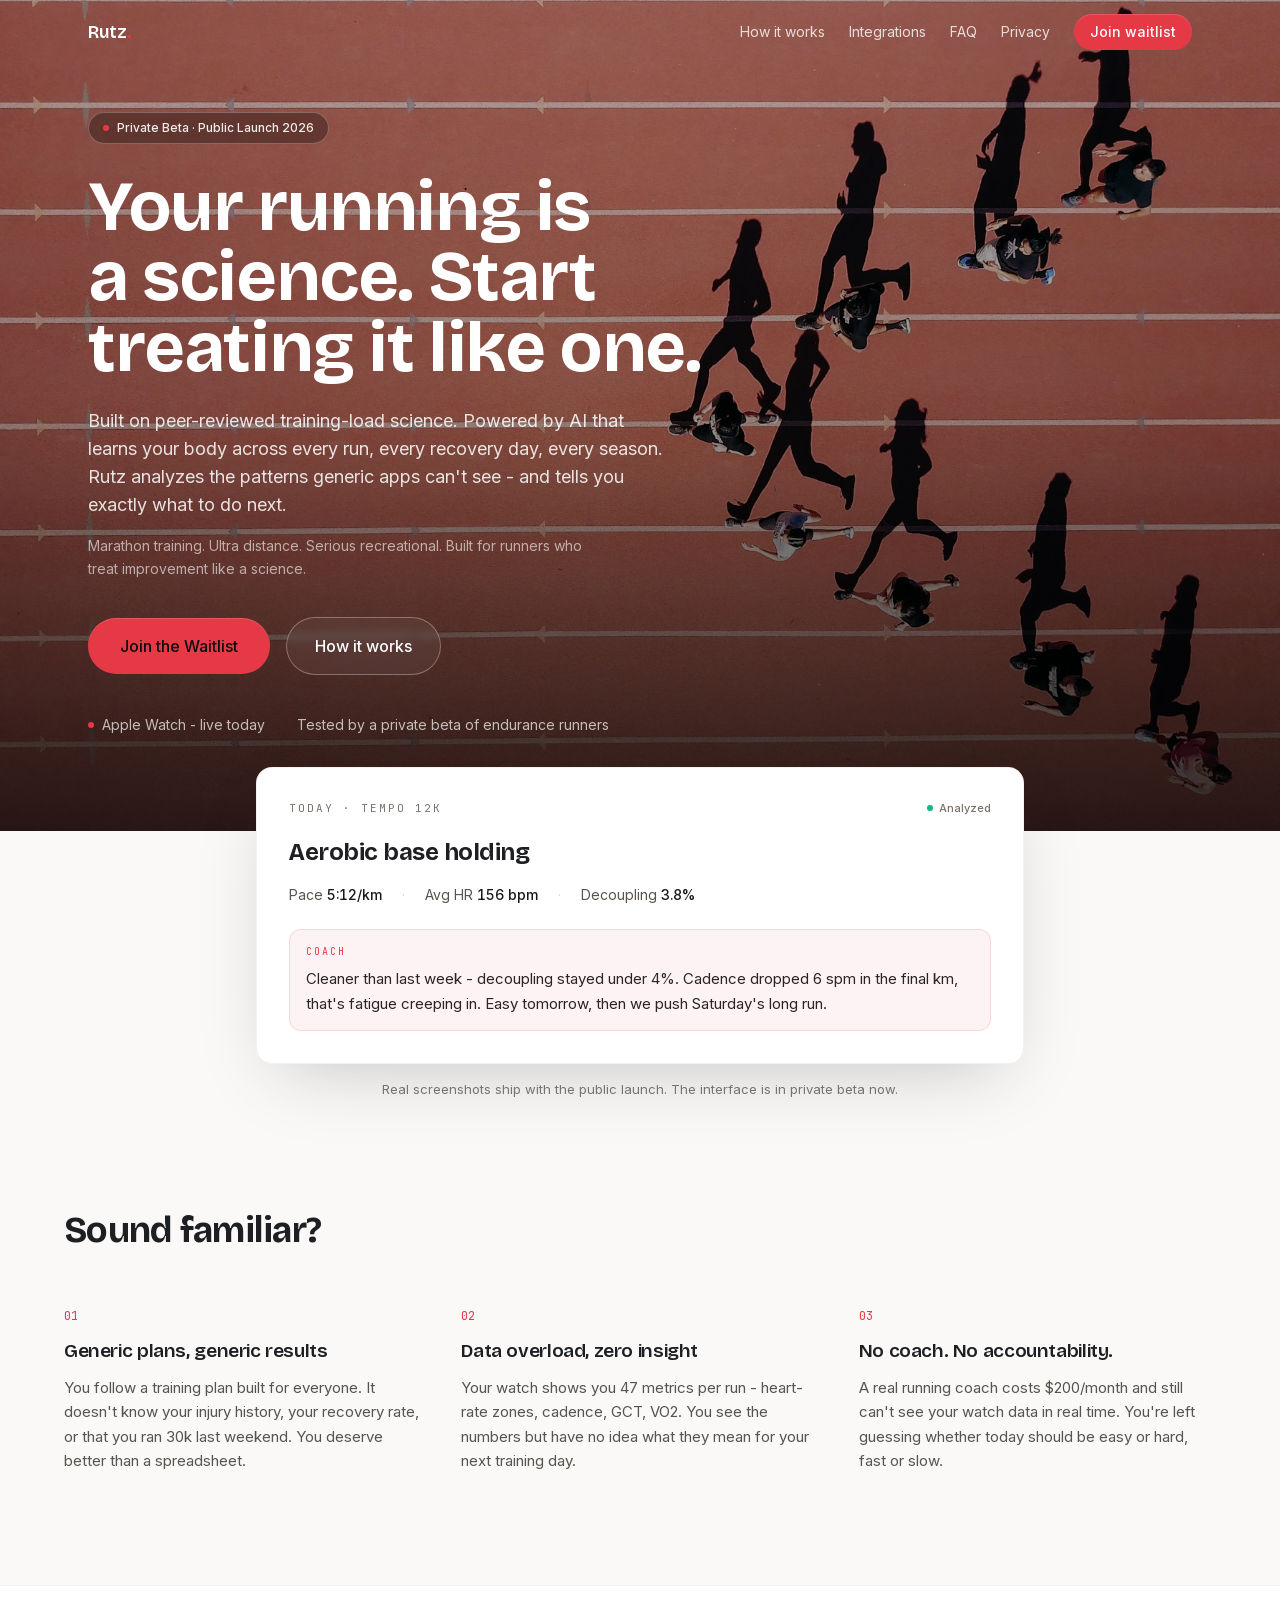
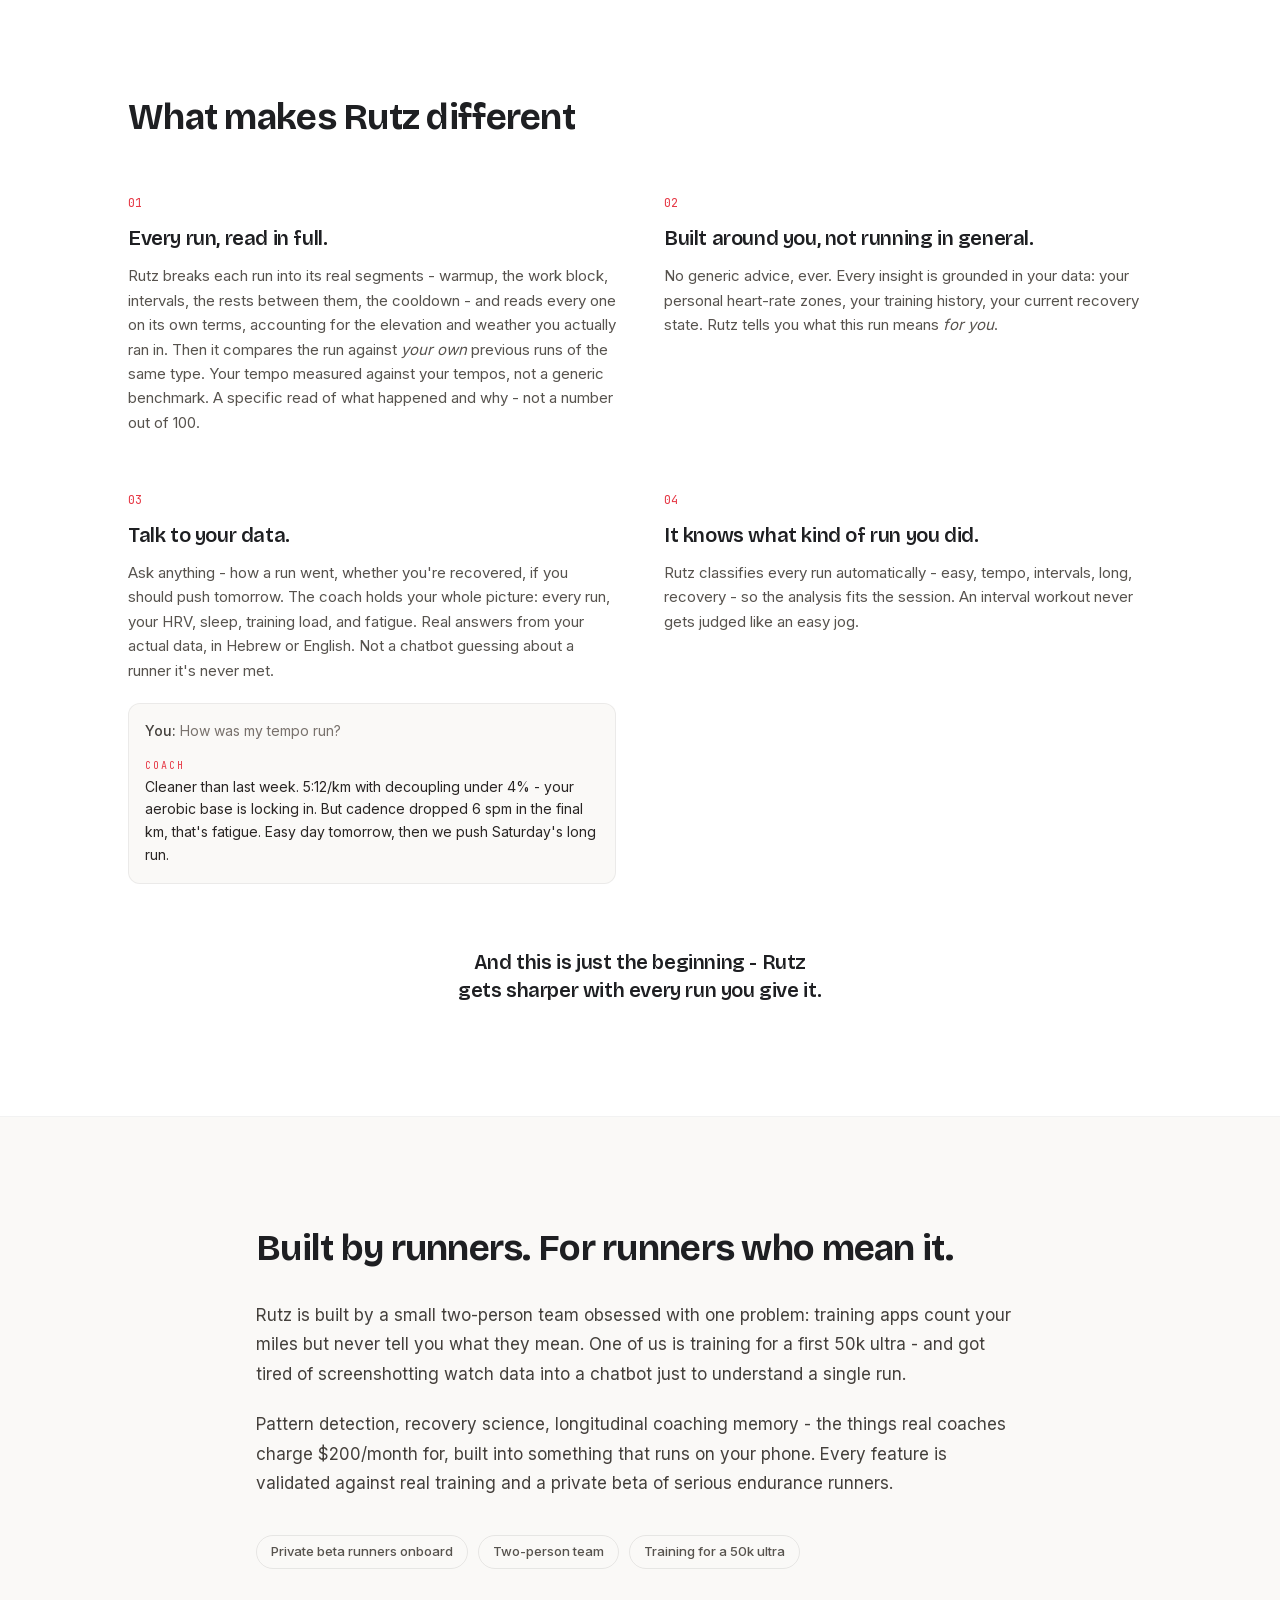
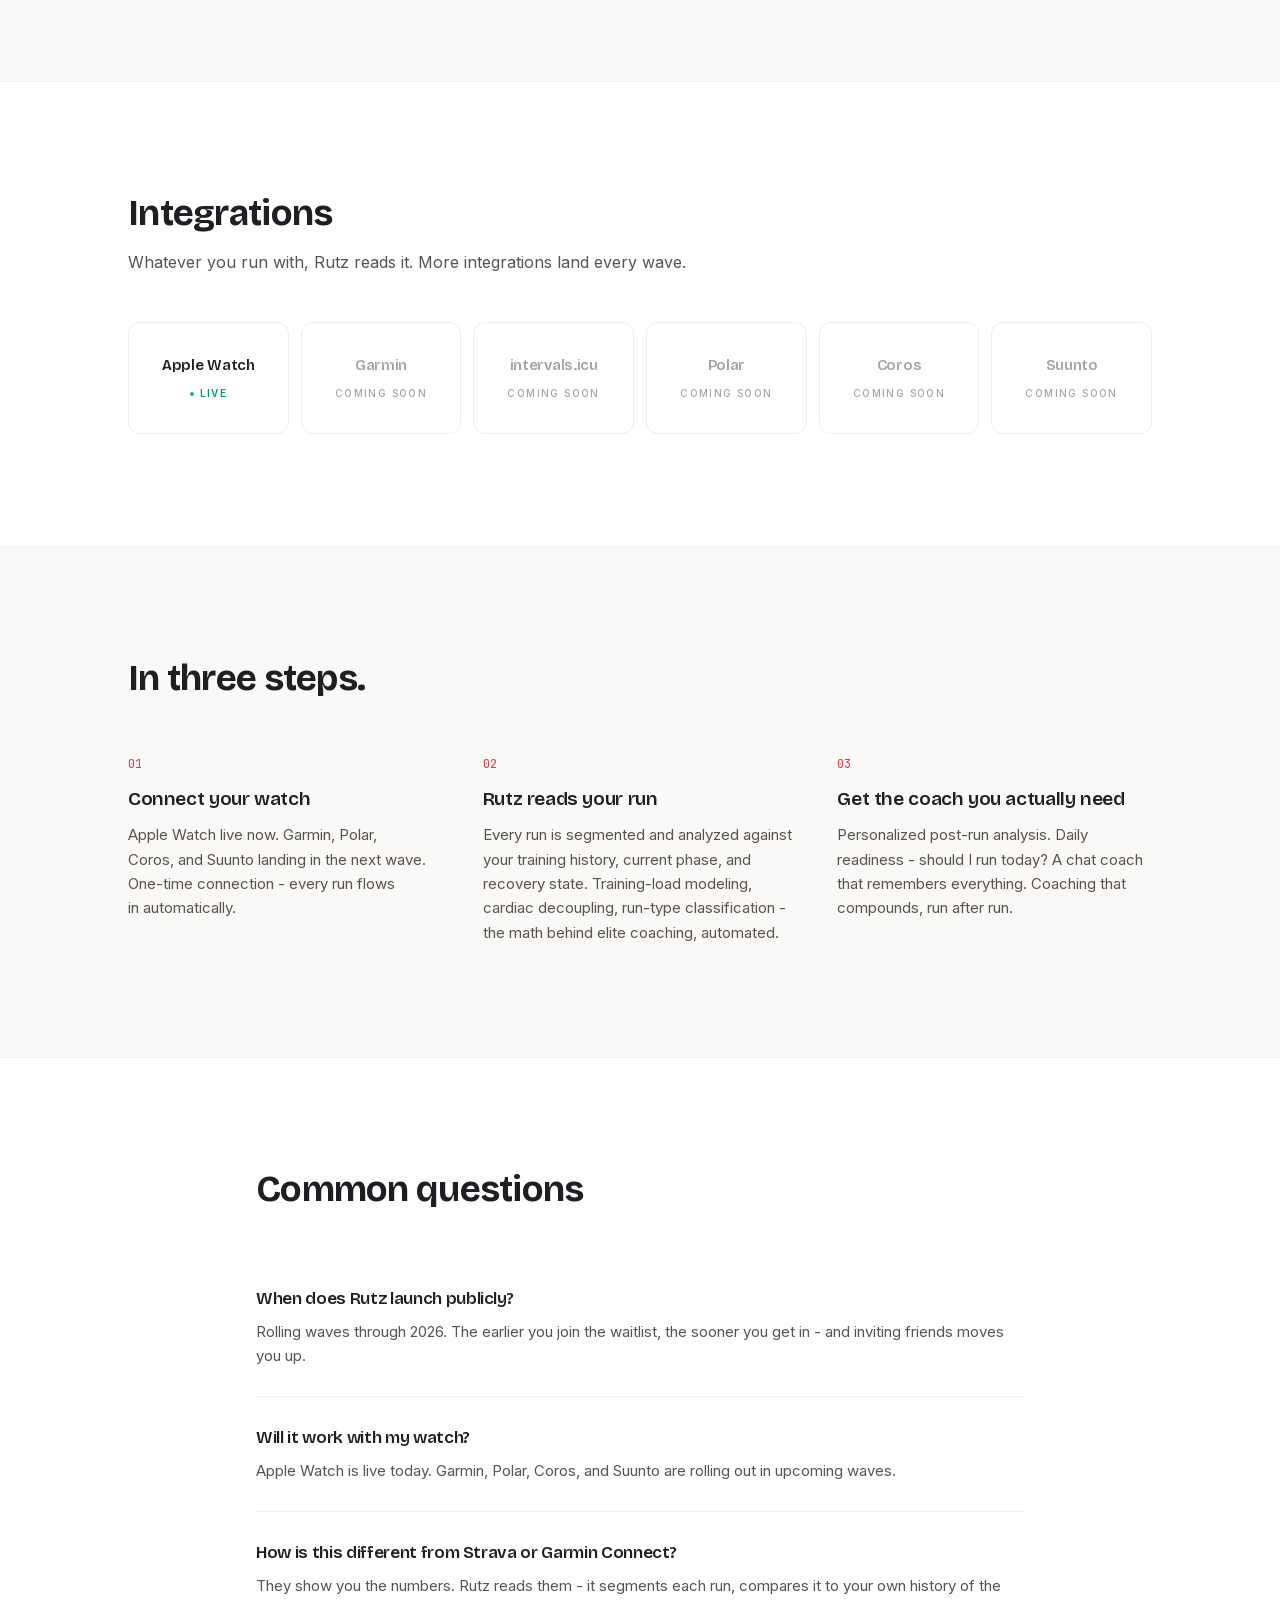
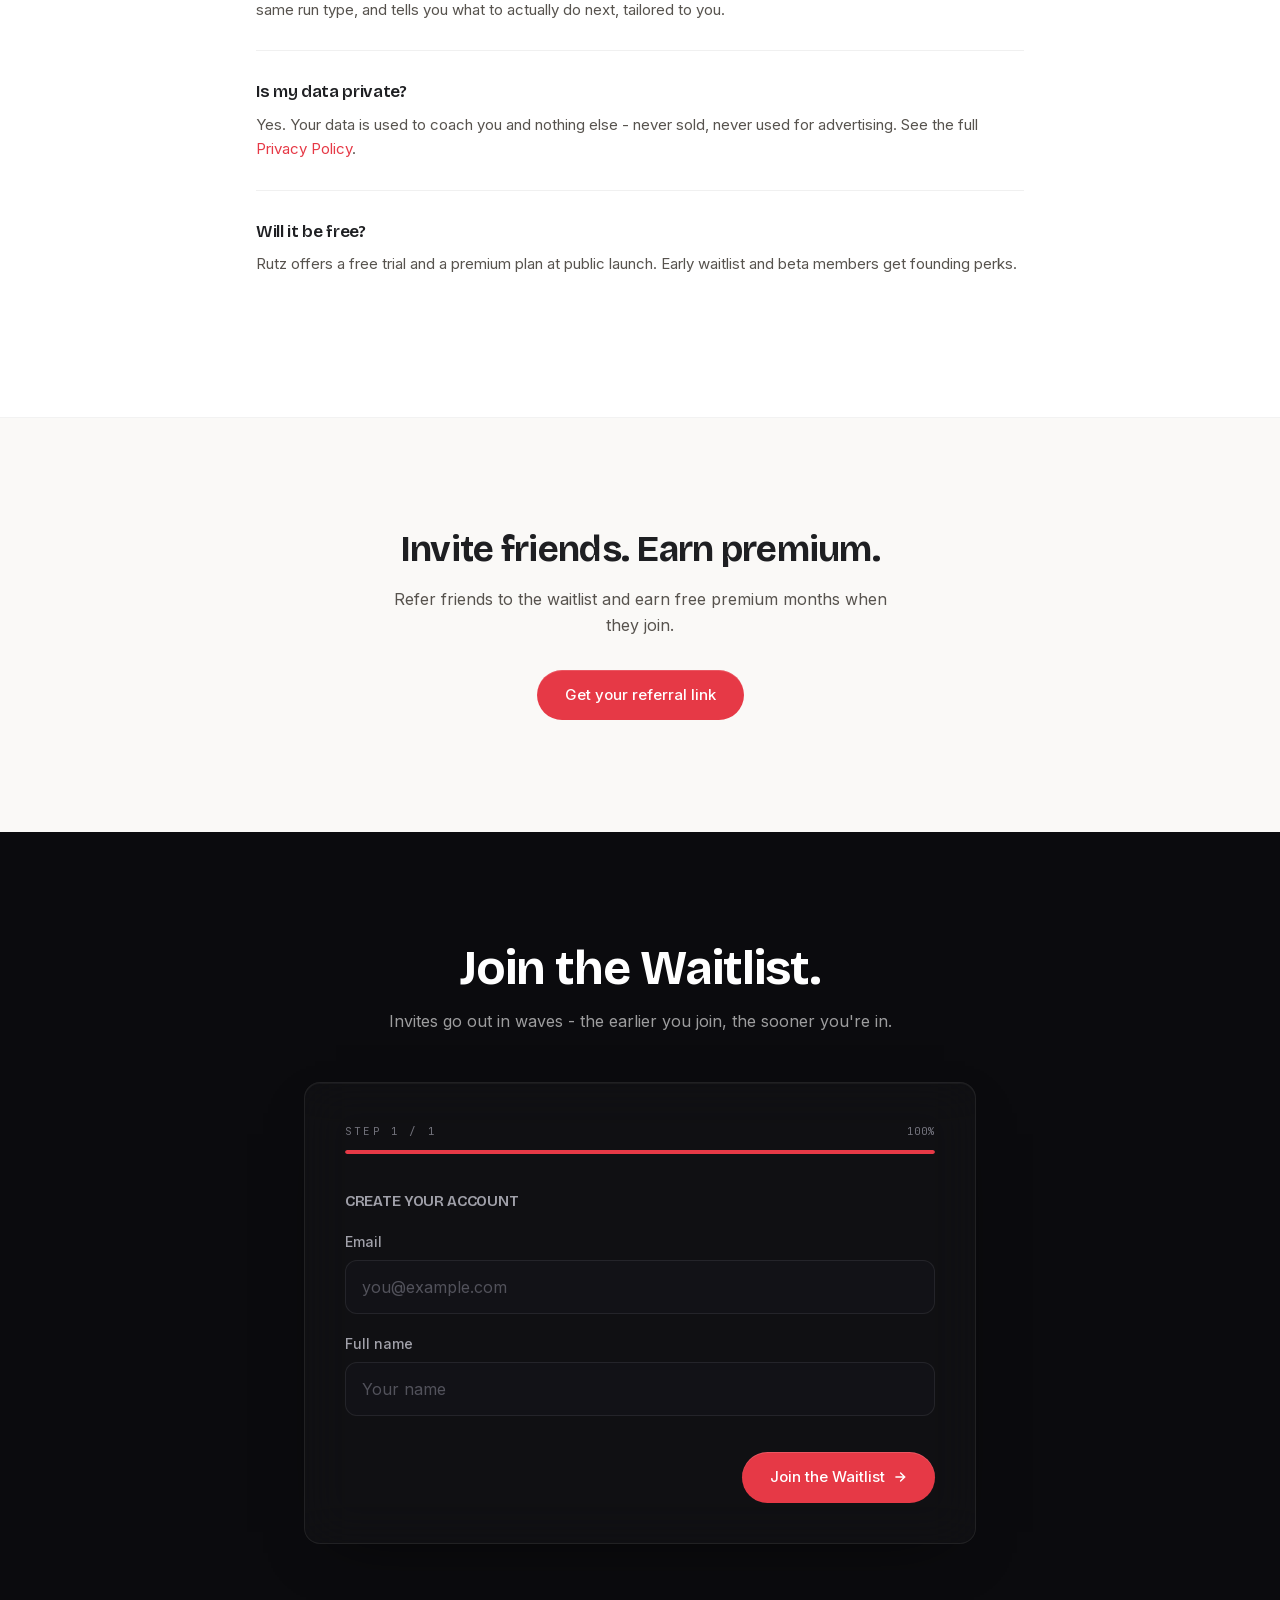
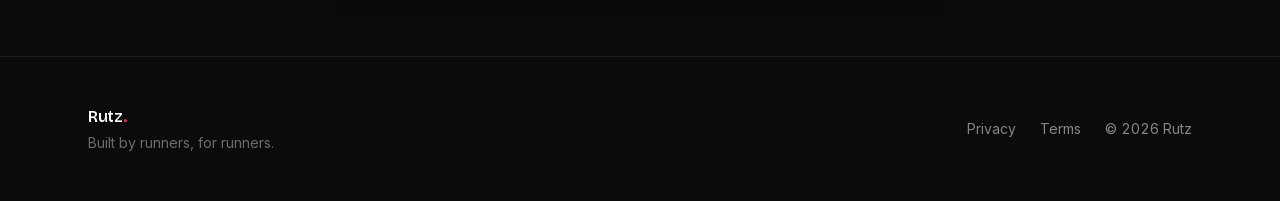
<file: index.html>
<!DOCTYPE html><html lang="en" class="dark __variable_8b3a0b __variable_e896d9 __variable_aca883"><head><meta charSet="utf-8"/><meta name="viewport" content="width=device-width, initial-scale=1"/><meta name="viewport" content="width=device-width, initial-scale=1"/><link rel="preload" href="/_next/static/media/558ca1a6aa3cb55e-s.p.woff2" as="font" crossorigin="" type="font/woff2"/><link rel="preload" href="/_next/static/media/9d5a263311222317-s.p.woff2" as="font" crossorigin="" type="font/woff2"/><link rel="preload" href="/_next/static/media/e4af272ccee01ff0-s.p.woff2" as="font" crossorigin="" type="font/woff2"/><link rel="stylesheet" href="/_next/static/css/93318da67c6f3928.css" data-precedence="next"/><link rel="stylesheet" href="/_next/static/css/827d619580e954a9.css" data-precedence="next"/><link rel="preload" as="script" fetchPriority="low" href="/_next/static/chunks/webpack-51028ec9d47322b9.js"/><script src="/_next/static/chunks/fd9d1056-411c0e320fe15393.js" async=""></script><script src="/_next/static/chunks/117-0b515a46b2aa7b8b.js" async=""></script><script src="/_next/static/chunks/main-app-9476c0606d1eb202.js" async=""></script><script src="/_next/static/chunks/429-2431653a9398aa2c.js" async=""></script><script src="/_next/static/chunks/640-eab8e37e56cc58f1.js" async=""></script><script src="/_next/static/chunks/app/page-489b15ae38a15194.js" async=""></script><meta name="theme-color" content="#0B0B0E"/><title>Rutz - AI Running Coach</title><meta name="description" content="Your running is a science. Rutz is the AI coach that reads every metric your watch records, scores every session, and tells you exactly what to do next. Built for Apple Watch."/><meta name="keywords" content="running,AI coach,training,running analysis,Apple Watch,Garmin,waitlist"/><meta property="og:title" content="Rutz - AI Running Coach"/><meta property="og:description" content="Your running is a science. Start treating it like one. Join the waitlist for the AI coach that actually gets you."/><meta property="og:type" content="website"/><meta name="twitter:card" content="summary"/><meta name="twitter:title" content="Rutz - AI Running Coach"/><meta name="twitter:description" content="Your running is a science. Start treating it like one. Join the waitlist for the AI coach that actually gets you."/><link rel="icon" href="/favicon.ico" type="image/x-icon" sizes="16x16"/><meta name="next-size-adjust"/><script src="/_next/static/chunks/polyfills-42372ed130431b0a.js" noModule=""></script></head><body class="antialiased bg-base text-ink min-h-dvh overflow-x-hidden font-sans selection:bg-lava/30 selection:text-white"><div aria-hidden="true" class="pointer-events-none fixed inset-0 z-[1] opacity-[0.04] mix-blend-overlay" style="background-image:url(&quot;data:image/svg+xml;utf8,&lt;svg viewBox=&#x27;0 0 200 200&#x27; xmlns=&#x27;http://www.w3.org/2000/svg&#x27;&gt;&lt;filter id=&#x27;n&#x27;&gt;&lt;feTurbulence type=&#x27;fractalNoise&#x27; baseFrequency=&#x27;0.85&#x27; numOctaves=&#x27;2&#x27; stitchTiles=&#x27;stitch&#x27;/&gt;&lt;feColorMatrix values=&#x27;0 0 0 0 1  0 0 0 0 1  0 0 0 0 1  0 0 0 0.55 0&#x27;/&gt;&lt;/filter&gt;&lt;rect width=&#x27;100%&#x27; height=&#x27;100%&#x27; filter=&#x27;url(%23n)&#x27;/&gt;&lt;/svg&gt;&quot;)"></div><!--$!--><template data-dgst="BAILOUT_TO_CLIENT_SIDE_RENDERING"></template><div class="min-h-dvh bg-[#FAF9F7] flex items-center justify-center"><div class="text-display text-2xl font-semibold tracking-tight text-[#1E1F22]">Rutz<span class="text-lava">.</span></div></div><!--/$--><script src="/_next/static/chunks/webpack-51028ec9d47322b9.js" async=""></script><script>(self.__next_f=self.__next_f||[]).push([0]);self.__next_f.push([2,null])</script><script>self.__next_f.push([1,"1:HL[\"/_next/static/media/558ca1a6aa3cb55e-s.p.woff2\",\"font\",{\"crossOrigin\":\"\",\"type\":\"font/woff2\"}]\n2:HL[\"/_next/static/media/9d5a263311222317-s.p.woff2\",\"font\",{\"crossOrigin\":\"\",\"type\":\"font/woff2\"}]\n3:HL[\"/_next/static/media/e4af272ccee01ff0-s.p.woff2\",\"font\",{\"crossOrigin\":\"\",\"type\":\"font/woff2\"}]\n4:HL[\"/_next/static/css/93318da67c6f3928.css\",\"style\"]\n5:HL[\"/_next/static/css/827d619580e954a9.css\",\"style\"]\n"])</script><script>self.__next_f.push([1,"6:I[2846,[],\"\"]\n8:I[9107,[],\"ClientPageRoot\"]\n9:I[6218,[\"429\",\"static/chunks/429-2431653a9398aa2c.js\",\"640\",\"static/chunks/640-eab8e37e56cc58f1.js\",\"931\",\"static/chunks/app/page-489b15ae38a15194.js\"],\"default\",1]\na:I[4707,[],\"\"]\nb:I[6423,[],\"\"]\nd:I[1060,[],\"\"]\ne:[]\n"])</script><script>self.__next_f.push([1,"0:[\"$\",\"$L6\",null,{\"buildId\":\"JOihCMtp9nCXNEqsjDcaB\",\"assetPrefix\":\"\",\"urlParts\":[\"\",\"\"],\"initialTree\":[\"\",{\"children\":[\"__PAGE__\",{}]},\"$undefined\",\"$undefined\",true],\"initialSeedData\":[\"\",{\"children\":[\"__PAGE__\",{},[[\"$L7\",[\"$\",\"$L8\",null,{\"props\":{\"params\":{},\"searchParams\":{}},\"Component\":\"$9\"}],null],null],null]},[[[[\"$\",\"link\",\"0\",{\"rel\":\"stylesheet\",\"href\":\"/_next/static/css/93318da67c6f3928.css\",\"precedence\":\"next\",\"crossOrigin\":\"$undefined\"}],[\"$\",\"link\",\"1\",{\"rel\":\"stylesheet\",\"href\":\"/_next/static/css/827d619580e954a9.css\",\"precedence\":\"next\",\"crossOrigin\":\"$undefined\"}]],[\"$\",\"html\",null,{\"lang\":\"en\",\"className\":\"dark __variable_8b3a0b __variable_e896d9 __variable_aca883\",\"children\":[[\"$\",\"head\",null,{\"children\":[[\"$\",\"meta\",null,{\"name\":\"viewport\",\"content\":\"width=device-width, initial-scale=1\"}],[\"$\",\"meta\",null,{\"name\":\"theme-color\",\"content\":\"#0B0B0E\"}]]}],[\"$\",\"body\",null,{\"className\":\"antialiased bg-base text-ink min-h-dvh overflow-x-hidden font-sans selection:bg-lava/30 selection:text-white\",\"children\":[[\"$\",\"div\",null,{\"aria-hidden\":true,\"className\":\"pointer-events-none fixed inset-0 z-[1] opacity-[0.04] mix-blend-overlay\",\"style\":{\"backgroundImage\":\"url(\\\"data:image/svg+xml;utf8,\u003csvg viewBox='0 0 200 200' xmlns='http://www.w3.org/2000/svg'\u003e\u003cfilter id='n'\u003e\u003cfeTurbulence type='fractalNoise' baseFrequency='0.85' numOctaves='2' stitchTiles='stitch'/\u003e\u003cfeColorMatrix values='0 0 0 0 1  0 0 0 0 1  0 0 0 0 1  0 0 0 0.55 0'/\u003e\u003c/filter\u003e\u003crect width='100%' height='100%' filter='url(%23n)'/\u003e\u003c/svg\u003e\\\")\"}}],[\"$\",\"$La\",null,{\"parallelRouterKey\":\"children\",\"segmentPath\":[\"children\"],\"error\":\"$undefined\",\"errorStyles\":\"$undefined\",\"errorScripts\":\"$undefined\",\"template\":[\"$\",\"$Lb\",null,{}],\"templateStyles\":\"$undefined\",\"templateScripts\":\"$undefined\",\"notFound\":[[\"$\",\"title\",null,{\"children\":\"404: This page could not be found.\"}],[\"$\",\"div\",null,{\"style\":{\"fontFamily\":\"system-ui,\\\"Segoe UI\\\",Roboto,Helvetica,Arial,sans-serif,\\\"Apple Color Emoji\\\",\\\"Segoe UI Emoji\\\"\",\"height\":\"100vh\",\"textAlign\":\"center\",\"display\":\"flex\",\"flexDirection\":\"column\",\"alignItems\":\"center\",\"justifyContent\":\"center\"},\"children\":[\"$\",\"div\",null,{\"children\":[[\"$\",\"style\",null,{\"dangerouslySetInnerHTML\":{\"__html\":\"body{color:#000;background:#fff;margin:0}.next-error-h1{border-right:1px solid rgba(0,0,0,.3)}@media (prefers-color-scheme:dark){body{color:#fff;background:#000}.next-error-h1{border-right:1px solid rgba(255,255,255,.3)}}\"}}],[\"$\",\"h1\",null,{\"className\":\"next-error-h1\",\"style\":{\"display\":\"inline-block\",\"margin\":\"0 20px 0 0\",\"padding\":\"0 23px 0 0\",\"fontSize\":24,\"fontWeight\":500,\"verticalAlign\":\"top\",\"lineHeight\":\"49px\"},\"children\":\"404\"}],[\"$\",\"div\",null,{\"style\":{\"display\":\"inline-block\"},\"children\":[\"$\",\"h2\",null,{\"style\":{\"fontSize\":14,\"fontWeight\":400,\"lineHeight\":\"49px\",\"margin\":0},\"children\":\"This page could not be found.\"}]}]]}]}]],\"notFoundStyles\":[]}]]}]]}]],null],null],\"couldBeIntercepted\":false,\"initialHead\":[null,\"$Lc\"],\"globalErrorComponent\":\"$d\",\"missingSlots\":\"$We\"}]\n"])</script><script>self.__next_f.push([1,"c:[[\"$\",\"meta\",\"0\",{\"name\":\"viewport\",\"content\":\"width=device-width, initial-scale=1\"}],[\"$\",\"meta\",\"1\",{\"charSet\":\"utf-8\"}],[\"$\",\"title\",\"2\",{\"children\":\"Rutz - AI Running Coach\"}],[\"$\",\"meta\",\"3\",{\"name\":\"description\",\"content\":\"Your running is a science. Rutz is the AI coach that reads every metric your watch records, scores every session, and tells you exactly what to do next. Built for Apple Watch.\"}],[\"$\",\"meta\",\"4\",{\"name\":\"keywords\",\"content\":\"running,AI coach,training,running analysis,Apple Watch,Garmin,waitlist\"}],[\"$\",\"meta\",\"5\",{\"property\":\"og:title\",\"content\":\"Rutz - AI Running Coach\"}],[\"$\",\"meta\",\"6\",{\"property\":\"og:description\",\"content\":\"Your running is a science. Start treating it like one. Join the waitlist for the AI coach that actually gets you.\"}],[\"$\",\"meta\",\"7\",{\"property\":\"og:type\",\"content\":\"website\"}],[\"$\",\"meta\",\"8\",{\"name\":\"twitter:card\",\"content\":\"summary\"}],[\"$\",\"meta\",\"9\",{\"name\":\"twitter:title\",\"content\":\"Rutz - AI Running Coach\"}],[\"$\",\"meta\",\"10\",{\"name\":\"twitter:description\",\"content\":\"Your running is a science. Start treating it like one. Join the waitlist for the AI coach that actually gets you.\"}],[\"$\",\"link\",\"11\",{\"rel\":\"icon\",\"href\":\"/favicon.ico\",\"type\":\"image/x-icon\",\"sizes\":\"16x16\"}],[\"$\",\"meta\",\"12\",{\"name\":\"next-size-adjust\"}]]\n7:null\n"])</script></body></html>
</file>
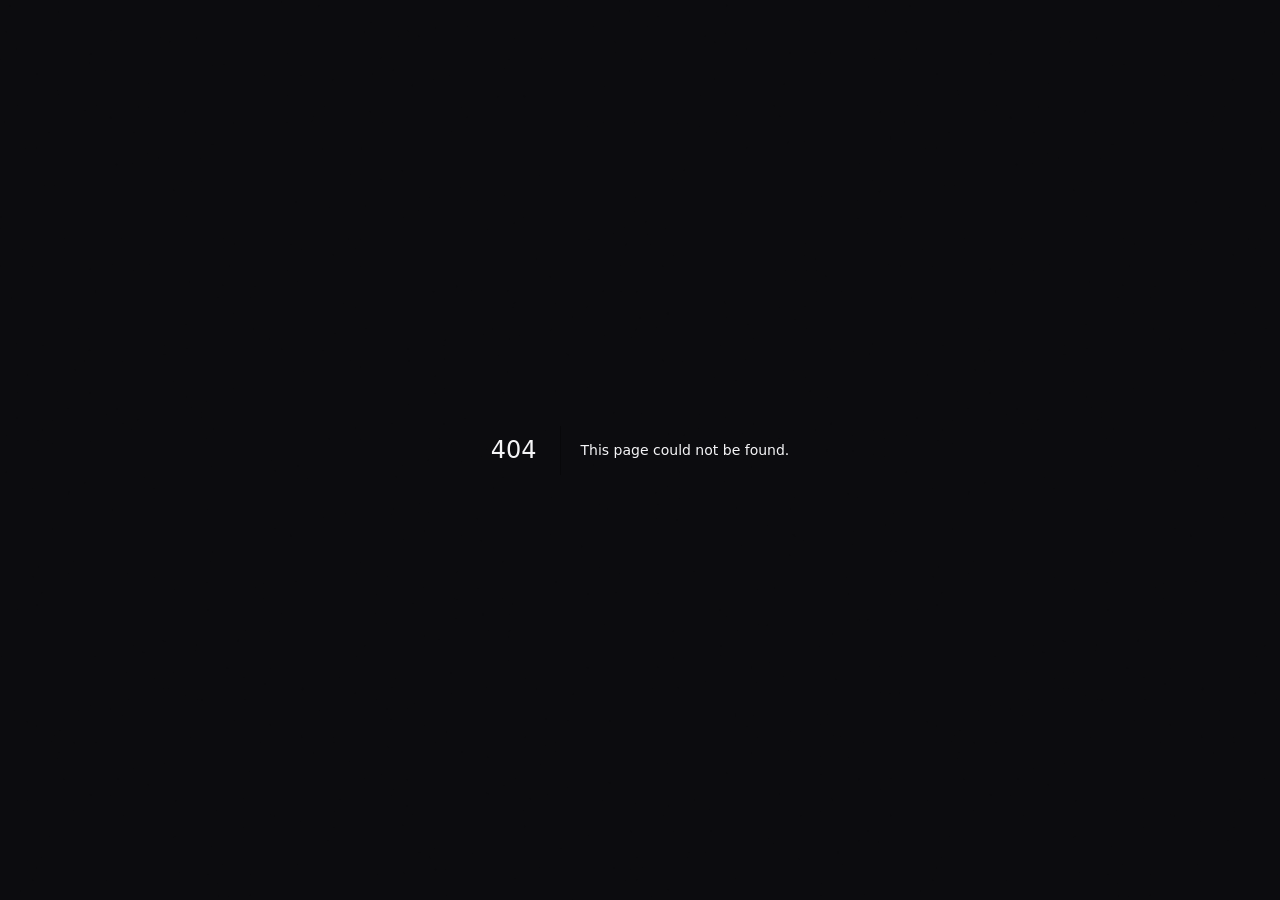
<file: 404/index.html>
<!DOCTYPE html><html lang="en" class="dark __variable_8b3a0b __variable_e896d9 __variable_aca883"><head><meta charSet="utf-8"/><meta name="viewport" content="width=device-width, initial-scale=1"/><meta name="viewport" content="width=device-width, initial-scale=1"/><link rel="preload" href="/_next/static/media/558ca1a6aa3cb55e-s.p.woff2" as="font" crossorigin="" type="font/woff2"/><link rel="preload" href="/_next/static/media/9d5a263311222317-s.p.woff2" as="font" crossorigin="" type="font/woff2"/><link rel="preload" href="/_next/static/media/e4af272ccee01ff0-s.p.woff2" as="font" crossorigin="" type="font/woff2"/><link rel="stylesheet" href="/_next/static/css/93318da67c6f3928.css" data-precedence="next"/><link rel="stylesheet" href="/_next/static/css/827d619580e954a9.css" data-precedence="next"/><link rel="preload" as="script" fetchPriority="low" href="/_next/static/chunks/webpack-51028ec9d47322b9.js"/><script src="/_next/static/chunks/fd9d1056-411c0e320fe15393.js" async=""></script><script src="/_next/static/chunks/117-0b515a46b2aa7b8b.js" async=""></script><script src="/_next/static/chunks/main-app-9476c0606d1eb202.js" async=""></script><meta name="robots" content="noindex"/><meta name="theme-color" content="#0B0B0E"/><title>404: This page could not be found.</title><title>Rutz - AI Running Coach</title><meta name="description" content="Your running is a science. Rutz is the AI coach that reads every metric your watch records, scores every session, and tells you exactly what to do next. Built for Apple Watch."/><meta name="keywords" content="running,AI coach,training,running analysis,Apple Watch,Garmin,waitlist"/><meta property="og:title" content="Rutz - AI Running Coach"/><meta property="og:description" content="Your running is a science. Start treating it like one. Join the waitlist for the AI coach that actually gets you."/><meta property="og:type" content="website"/><meta name="twitter:card" content="summary"/><meta name="twitter:title" content="Rutz - AI Running Coach"/><meta name="twitter:description" content="Your running is a science. Start treating it like one. Join the waitlist for the AI coach that actually gets you."/><meta name="next-size-adjust"/><script src="/_next/static/chunks/polyfills-42372ed130431b0a.js" noModule=""></script></head><body class="antialiased bg-base text-ink min-h-dvh overflow-x-hidden font-sans selection:bg-lava/30 selection:text-white"><div aria-hidden="true" class="pointer-events-none fixed inset-0 z-[1] opacity-[0.04] mix-blend-overlay" style="background-image:url(&quot;data:image/svg+xml;utf8,&lt;svg viewBox=&#x27;0 0 200 200&#x27; xmlns=&#x27;http://www.w3.org/2000/svg&#x27;&gt;&lt;filter id=&#x27;n&#x27;&gt;&lt;feTurbulence type=&#x27;fractalNoise&#x27; baseFrequency=&#x27;0.85&#x27; numOctaves=&#x27;2&#x27; stitchTiles=&#x27;stitch&#x27;/&gt;&lt;feColorMatrix values=&#x27;0 0 0 0 1  0 0 0 0 1  0 0 0 0 1  0 0 0 0.55 0&#x27;/&gt;&lt;/filter&gt;&lt;rect width=&#x27;100%&#x27; height=&#x27;100%&#x27; filter=&#x27;url(%23n)&#x27;/&gt;&lt;/svg&gt;&quot;)"></div><div style="font-family:system-ui,&quot;Segoe UI&quot;,Roboto,Helvetica,Arial,sans-serif,&quot;Apple Color Emoji&quot;,&quot;Segoe UI Emoji&quot;;height:100vh;text-align:center;display:flex;flex-direction:column;align-items:center;justify-content:center"><div><style>body{color:#000;background:#fff;margin:0}.next-error-h1{border-right:1px solid rgba(0,0,0,.3)}@media (prefers-color-scheme:dark){body{color:#fff;background:#000}.next-error-h1{border-right:1px solid rgba(255,255,255,.3)}}</style><h1 class="next-error-h1" style="display:inline-block;margin:0 20px 0 0;padding:0 23px 0 0;font-size:24px;font-weight:500;vertical-align:top;line-height:49px">404</h1><div style="display:inline-block"><h2 style="font-size:14px;font-weight:400;line-height:49px;margin:0">This page could not be found.</h2></div></div></div><script src="/_next/static/chunks/webpack-51028ec9d47322b9.js" async=""></script><script>(self.__next_f=self.__next_f||[]).push([0]);self.__next_f.push([2,null])</script><script>self.__next_f.push([1,"1:HL[\"/_next/static/media/558ca1a6aa3cb55e-s.p.woff2\",\"font\",{\"crossOrigin\":\"\",\"type\":\"font/woff2\"}]\n2:HL[\"/_next/static/media/9d5a263311222317-s.p.woff2\",\"font\",{\"crossOrigin\":\"\",\"type\":\"font/woff2\"}]\n3:HL[\"/_next/static/media/e4af272ccee01ff0-s.p.woff2\",\"font\",{\"crossOrigin\":\"\",\"type\":\"font/woff2\"}]\n4:HL[\"/_next/static/css/93318da67c6f3928.css\",\"style\"]\n5:HL[\"/_next/static/css/827d619580e954a9.css\",\"style\"]\n"])</script><script>self.__next_f.push([1,"6:I[2846,[],\"\"]\n8:I[4707,[],\"\"]\n9:I[6423,[],\"\"]\nf:I[1060,[],\"\"]\na:{\"fontFamily\":\"system-ui,\\\"Segoe UI\\\",Roboto,Helvetica,Arial,sans-serif,\\\"Apple Color Emoji\\\",\\\"Segoe UI Emoji\\\"\",\"height\":\"100vh\",\"textAlign\":\"center\",\"display\":\"flex\",\"flexDirection\":\"column\",\"alignItems\":\"center\",\"justifyContent\":\"center\"}\nb:{\"display\":\"inline-block\",\"margin\":\"0 20px 0 0\",\"padding\":\"0 23px 0 0\",\"fontSize\":24,\"fontWeight\":500,\"verticalAlign\":\"top\",\"lineHeight\":\"49px\"}\nc:{\"display\":\"inline-block\"}\nd:{\"fontSize\":14,\"fontWeight\":400,\"lineHeight\":\"49px\",\"margin\":0}\n10:[]\n"])</script><script>self.__next_f.push([1,"0:[\"$\",\"$L6\",null,{\"buildId\":\"JOihCMtp9nCXNEqsjDcaB\",\"assetPrefix\":\"\",\"urlParts\":[\"\",\"_not-found\",\"\"],\"initialTree\":[\"\",{\"children\":[\"/_not-found\",{\"children\":[\"__PAGE__\",{}]}]},\"$undefined\",\"$undefined\",true],\"initialSeedData\":[\"\",{\"children\":[\"/_not-found\",{\"children\":[\"__PAGE__\",{},[[\"$L7\",[[\"$\",\"title\",null,{\"children\":\"404: This page could not be found.\"}],[\"$\",\"div\",null,{\"style\":{\"fontFamily\":\"system-ui,\\\"Segoe UI\\\",Roboto,Helvetica,Arial,sans-serif,\\\"Apple Color Emoji\\\",\\\"Segoe UI Emoji\\\"\",\"height\":\"100vh\",\"textAlign\":\"center\",\"display\":\"flex\",\"flexDirection\":\"column\",\"alignItems\":\"center\",\"justifyContent\":\"center\"},\"children\":[\"$\",\"div\",null,{\"children\":[[\"$\",\"style\",null,{\"dangerouslySetInnerHTML\":{\"__html\":\"body{color:#000;background:#fff;margin:0}.next-error-h1{border-right:1px solid rgba(0,0,0,.3)}@media (prefers-color-scheme:dark){body{color:#fff;background:#000}.next-error-h1{border-right:1px solid rgba(255,255,255,.3)}}\"}}],[\"$\",\"h1\",null,{\"className\":\"next-error-h1\",\"style\":{\"display\":\"inline-block\",\"margin\":\"0 20px 0 0\",\"padding\":\"0 23px 0 0\",\"fontSize\":24,\"fontWeight\":500,\"verticalAlign\":\"top\",\"lineHeight\":\"49px\"},\"children\":\"404\"}],[\"$\",\"div\",null,{\"style\":{\"display\":\"inline-block\"},\"children\":[\"$\",\"h2\",null,{\"style\":{\"fontSize\":14,\"fontWeight\":400,\"lineHeight\":\"49px\",\"margin\":0},\"children\":\"This page could not be found.\"}]}]]}]}]],null],null],null]},[null,[\"$\",\"$L8\",null,{\"parallelRouterKey\":\"children\",\"segmentPath\":[\"children\",\"/_not-found\",\"children\"],\"error\":\"$undefined\",\"errorStyles\":\"$undefined\",\"errorScripts\":\"$undefined\",\"template\":[\"$\",\"$L9\",null,{}],\"templateStyles\":\"$undefined\",\"templateScripts\":\"$undefined\",\"notFound\":\"$undefined\",\"notFoundStyles\":\"$undefined\"}]],null]},[[[[\"$\",\"link\",\"0\",{\"rel\":\"stylesheet\",\"href\":\"/_next/static/css/93318da67c6f3928.css\",\"precedence\":\"next\",\"crossOrigin\":\"$undefined\"}],[\"$\",\"link\",\"1\",{\"rel\":\"stylesheet\",\"href\":\"/_next/static/css/827d619580e954a9.css\",\"precedence\":\"next\",\"crossOrigin\":\"$undefined\"}]],[\"$\",\"html\",null,{\"lang\":\"en\",\"className\":\"dark __variable_8b3a0b __variable_e896d9 __variable_aca883\",\"children\":[[\"$\",\"head\",null,{\"children\":[[\"$\",\"meta\",null,{\"name\":\"viewport\",\"content\":\"width=device-width, initial-scale=1\"}],[\"$\",\"meta\",null,{\"name\":\"theme-color\",\"content\":\"#0B0B0E\"}]]}],[\"$\",\"body\",null,{\"className\":\"antialiased bg-base text-ink min-h-dvh overflow-x-hidden font-sans selection:bg-lava/30 selection:text-white\",\"children\":[[\"$\",\"div\",null,{\"aria-hidden\":true,\"className\":\"pointer-events-none fixed inset-0 z-[1] opacity-[0.04] mix-blend-overlay\",\"style\":{\"backgroundImage\":\"url(\\\"data:image/svg+xml;utf8,\u003csvg viewBox='0 0 200 200' xmlns='http://www.w3.org/2000/svg'\u003e\u003cfilter id='n'\u003e\u003cfeTurbulence type='fractalNoise' baseFrequency='0.85' numOctaves='2' stitchTiles='stitch'/\u003e\u003cfeColorMatrix values='0 0 0 0 1  0 0 0 0 1  0 0 0 0 1  0 0 0 0.55 0'/\u003e\u003c/filter\u003e\u003crect width='100%' height='100%' filter='url(%23n)'/\u003e\u003c/svg\u003e\\\")\"}}],[\"$\",\"$L8\",null,{\"parallelRouterKey\":\"children\",\"segmentPath\":[\"children\"],\"error\":\"$undefined\",\"errorStyles\":\"$undefined\",\"errorScripts\":\"$undefined\",\"template\":[\"$\",\"$L9\",null,{}],\"templateStyles\":\"$undefined\",\"templateScripts\":\"$undefined\",\"notFound\":[[\"$\",\"title\",null,{\"children\":\"404: This page could not be found.\"}],[\"$\",\"div\",null,{\"style\":\"$a\",\"children\":[\"$\",\"div\",null,{\"children\":[[\"$\",\"style\",null,{\"dangerouslySetInnerHTML\":{\"__html\":\"body{color:#000;background:#fff;margin:0}.next-error-h1{border-right:1px solid rgba(0,0,0,.3)}@media (prefers-color-scheme:dark){body{color:#fff;background:#000}.next-error-h1{border-right:1px solid rgba(255,255,255,.3)}}\"}}],[\"$\",\"h1\",null,{\"className\":\"next-error-h1\",\"style\":\"$b\",\"children\":\"404\"}],[\"$\",\"div\",null,{\"style\":\"$c\",\"children\":[\"$\",\"h2\",null,{\"style\":\"$d\",\"children\":\"This page could not be found.\"}]}]]}]}]],\"notFoundStyles\":[]}]]}]]}]],null],null],\"couldBeIntercepted\":false,\"initialHead\":[[\"$\",\"meta\",null,{\"name\":\"robots\",\"content\":\"noindex\"}],\"$Le\"],\"globalErrorComponent\":\"$f\",\"missingSlots\":\"$W10\"}]\n"])</script><script>self.__next_f.push([1,"e:[[\"$\",\"meta\",\"0\",{\"name\":\"viewport\",\"content\":\"width=device-width, initial-scale=1\"}],[\"$\",\"meta\",\"1\",{\"charSet\":\"utf-8\"}],[\"$\",\"title\",\"2\",{\"children\":\"Rutz - AI Running Coach\"}],[\"$\",\"meta\",\"3\",{\"name\":\"description\",\"content\":\"Your running is a science. Rutz is the AI coach that reads every metric your watch records, scores every session, and tells you exactly what to do next. Built for Apple Watch.\"}],[\"$\",\"meta\",\"4\",{\"name\":\"keywords\",\"content\":\"running,AI coach,training,running analysis,Apple Watch,Garmin,waitlist\"}],[\"$\",\"meta\",\"5\",{\"property\":\"og:title\",\"content\":\"Rutz - AI Running Coach\"}],[\"$\",\"meta\",\"6\",{\"property\":\"og:description\",\"content\":\"Your running is a science. Start treating it like one. Join the waitlist for the AI coach that actually gets you.\"}],[\"$\",\"meta\",\"7\",{\"property\":\"og:type\",\"content\":\"website\"}],[\"$\",\"meta\",\"8\",{\"name\":\"twitter:card\",\"content\":\"summary\"}],[\"$\",\"meta\",\"9\",{\"name\":\"twitter:title\",\"content\":\"Rutz - AI Running Coach\"}],[\"$\",\"meta\",\"10\",{\"name\":\"twitter:description\",\"content\":\"Your running is a science. Start treating it like one. Join the waitlist for the AI coach that actually gets you.\"}],[\"$\",\"meta\",\"11\",{\"name\":\"next-size-adjust\"}]]\n7:null\n"])</script></body></html>
</file>
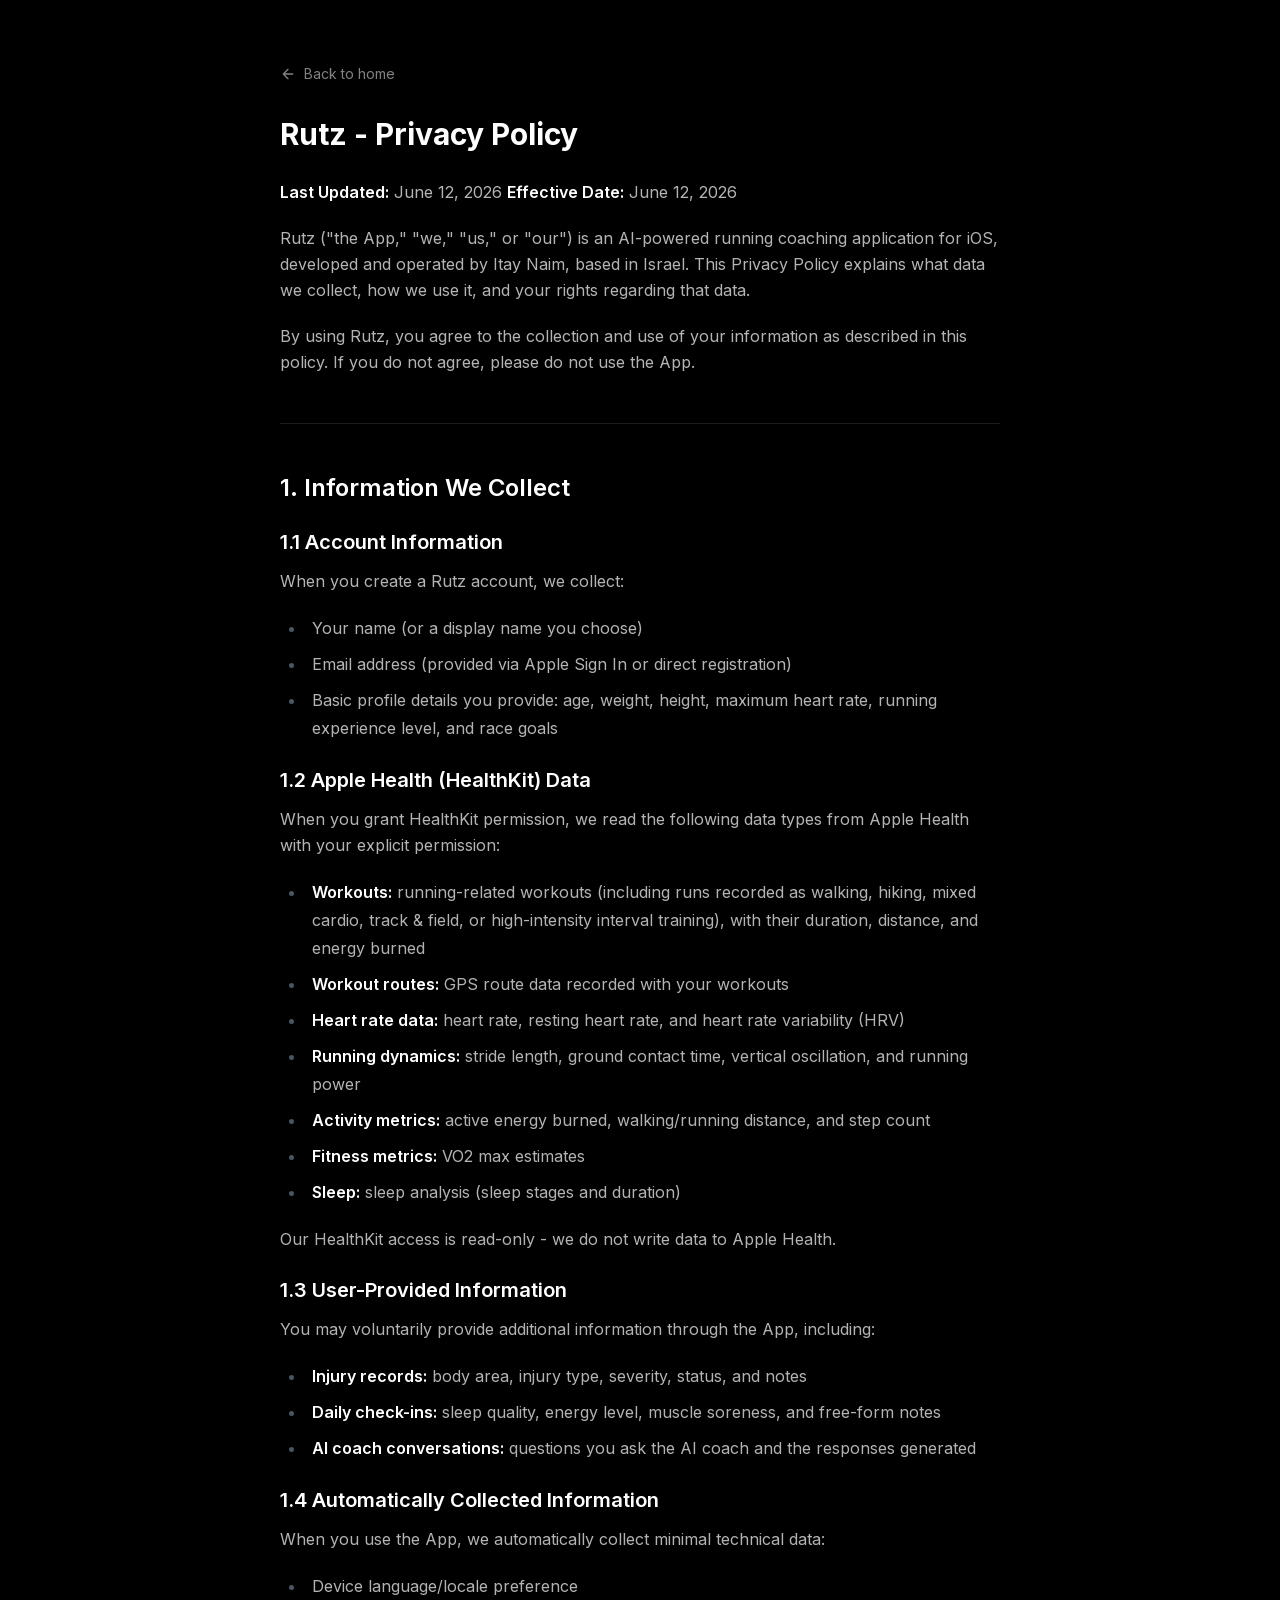
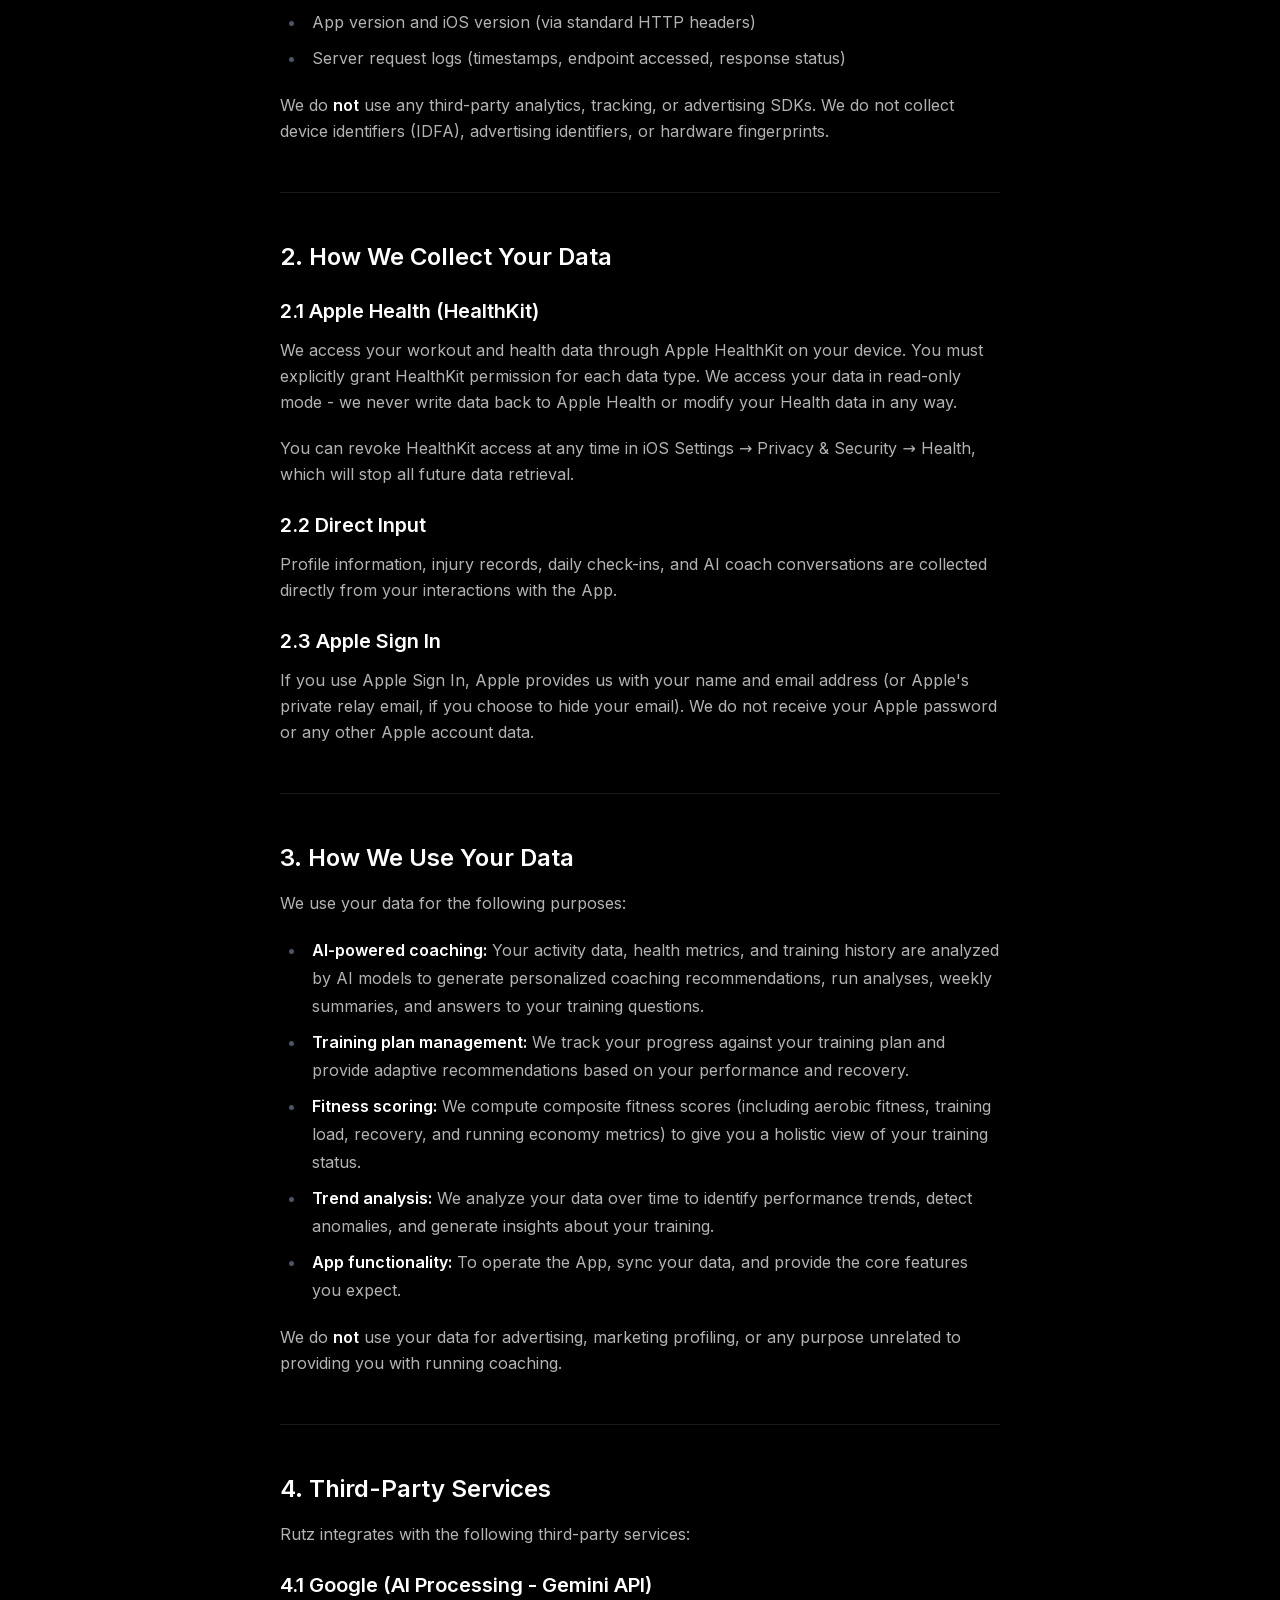
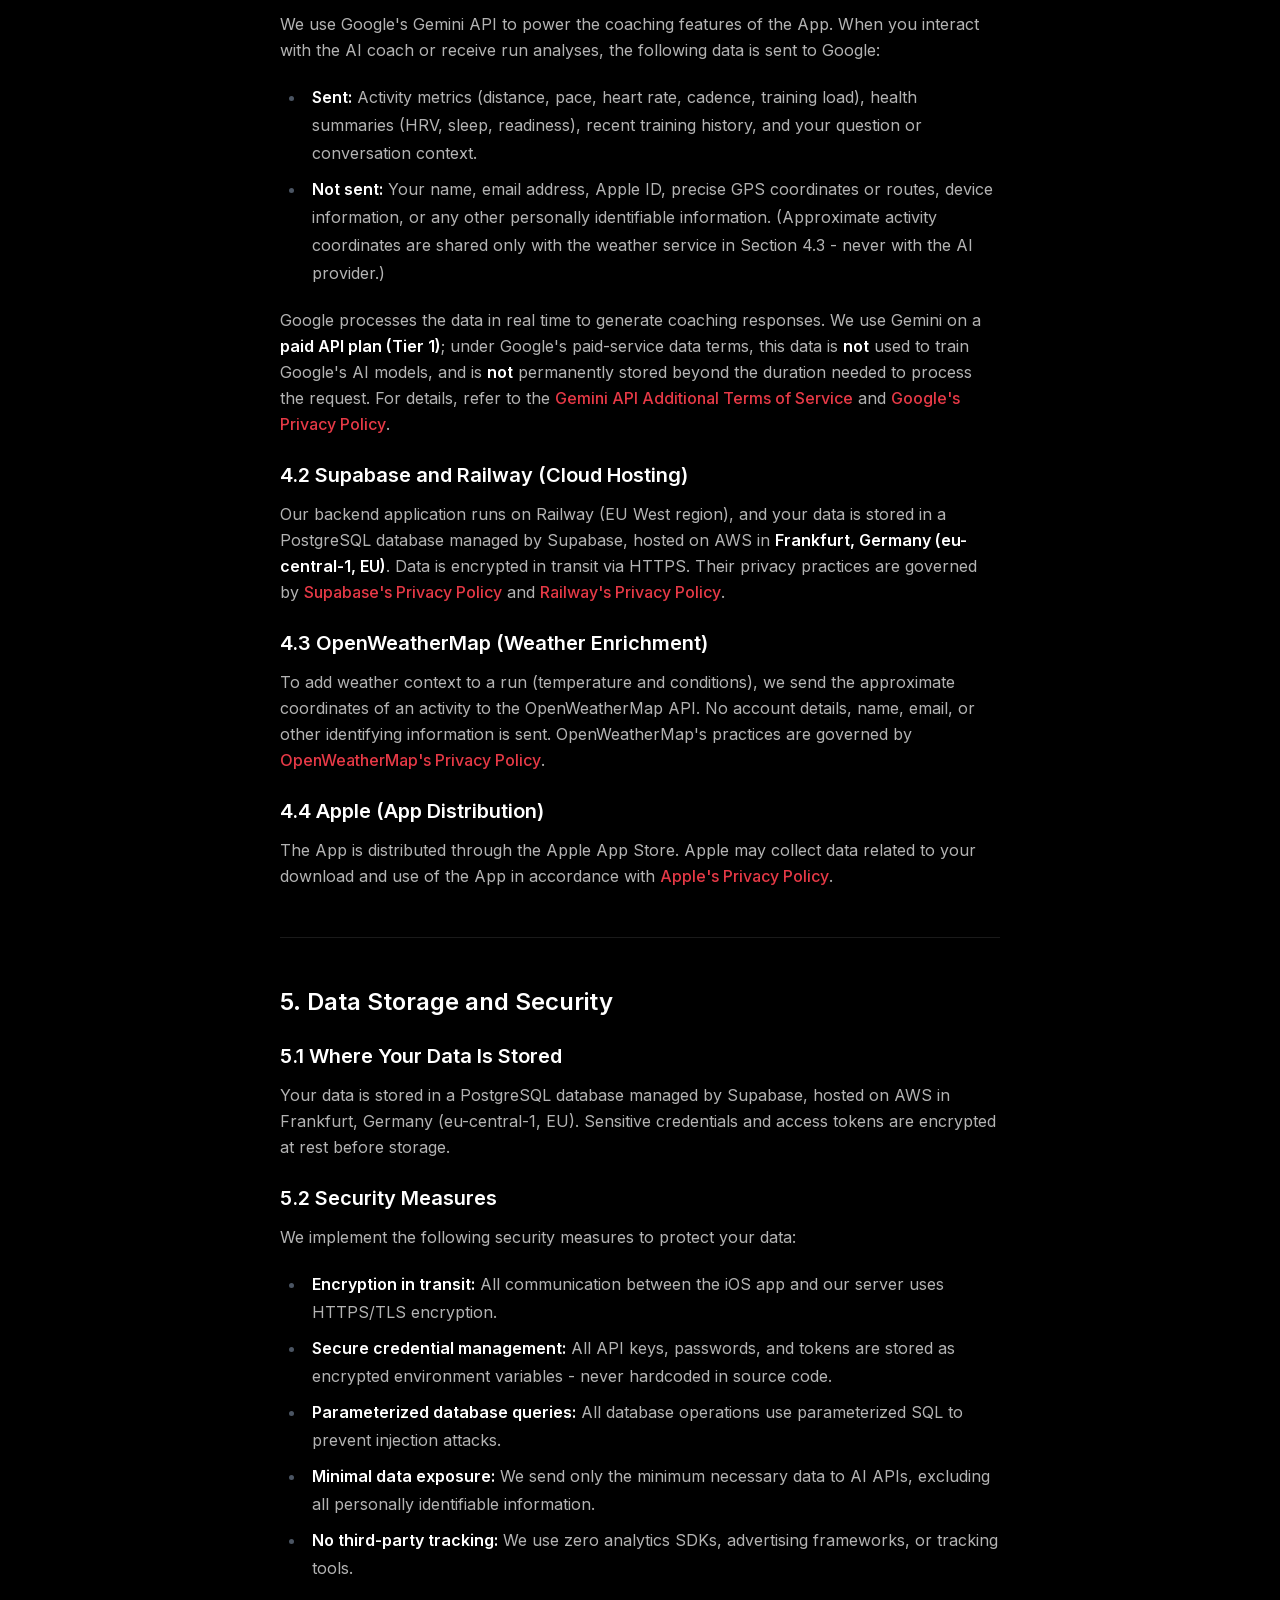
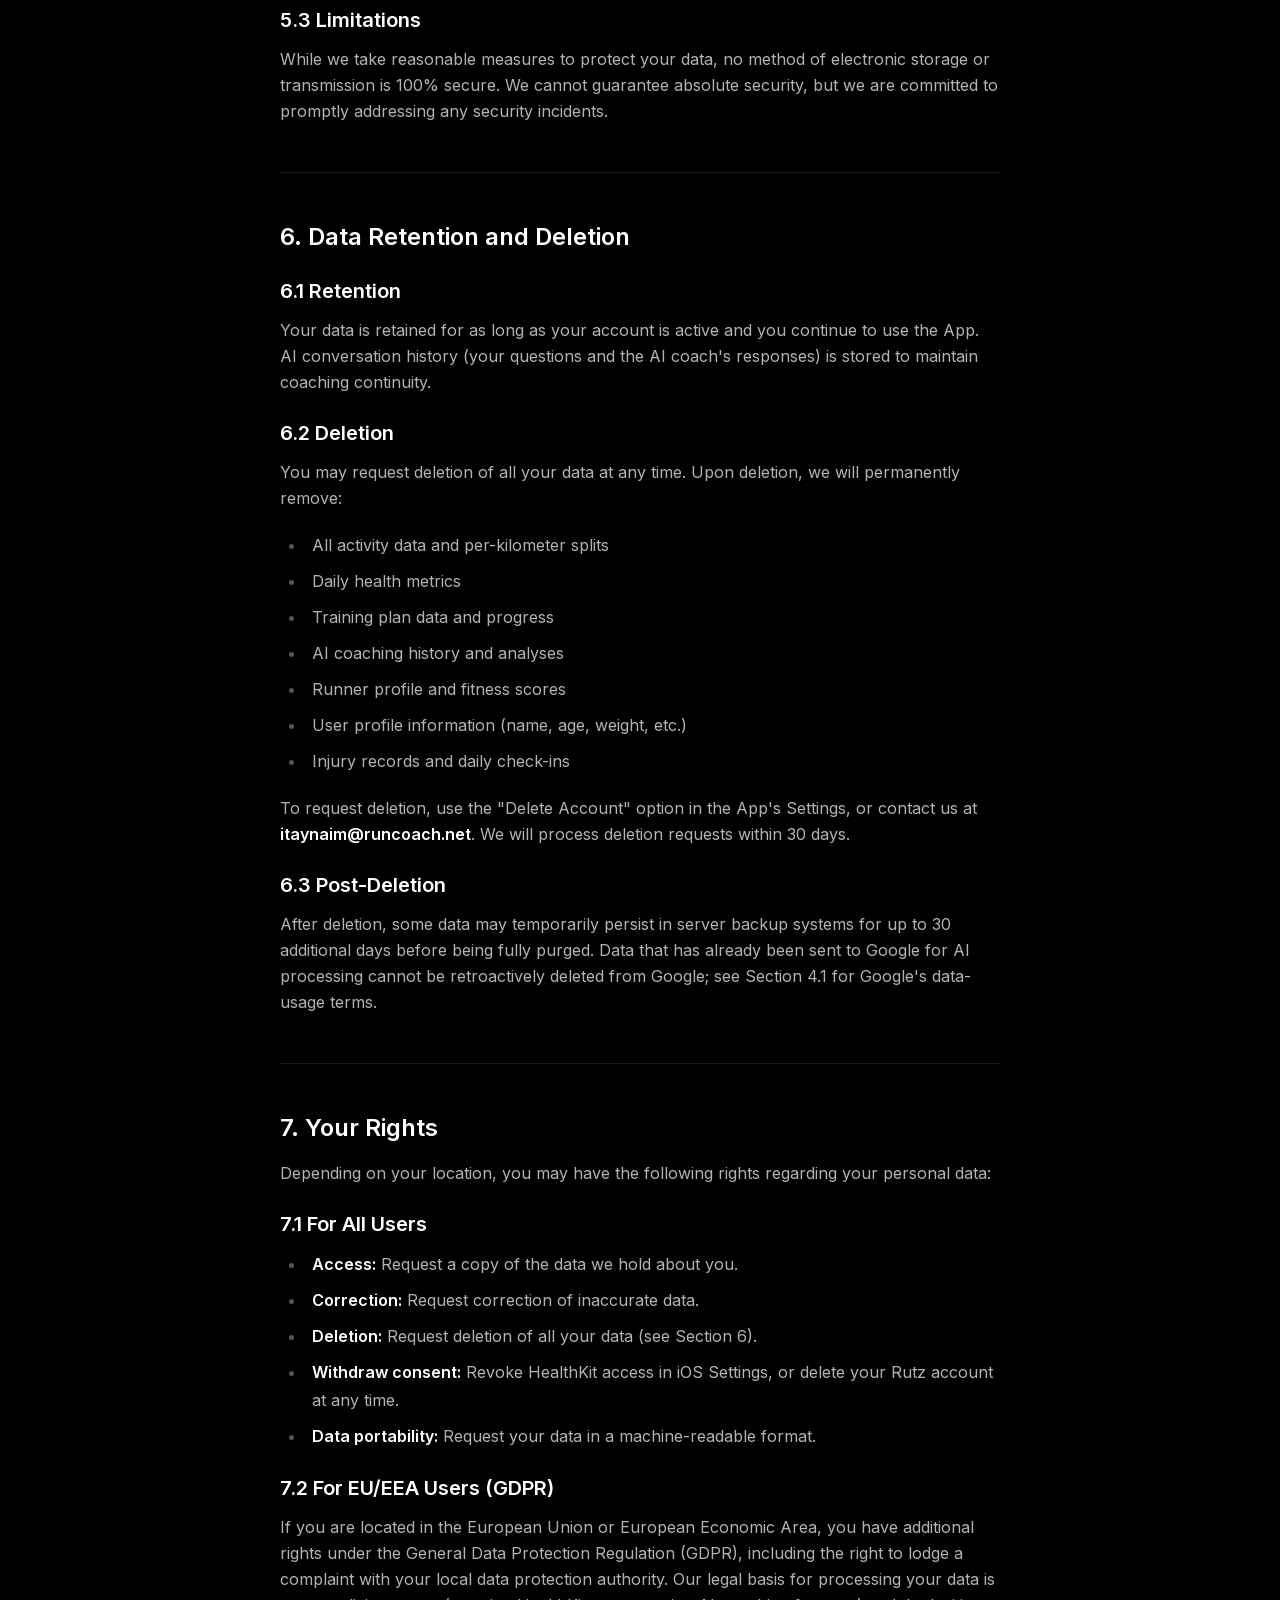
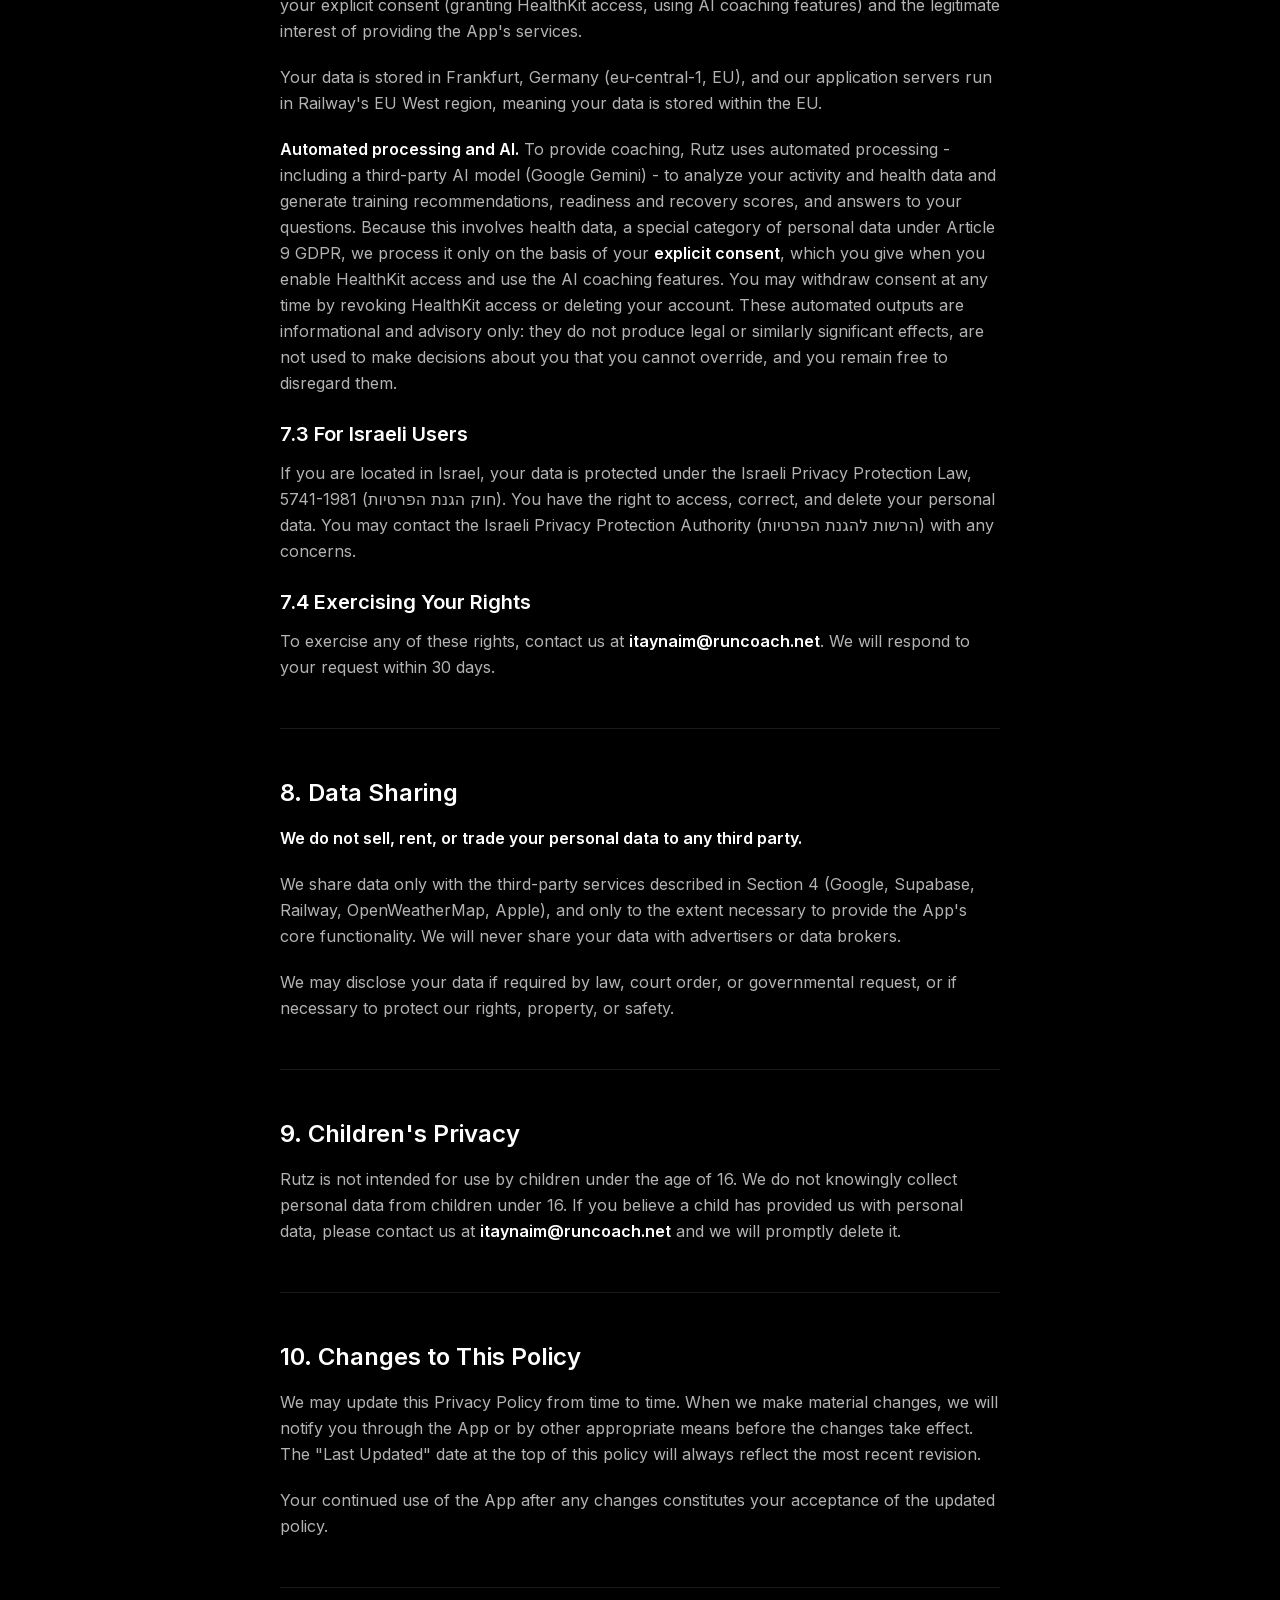
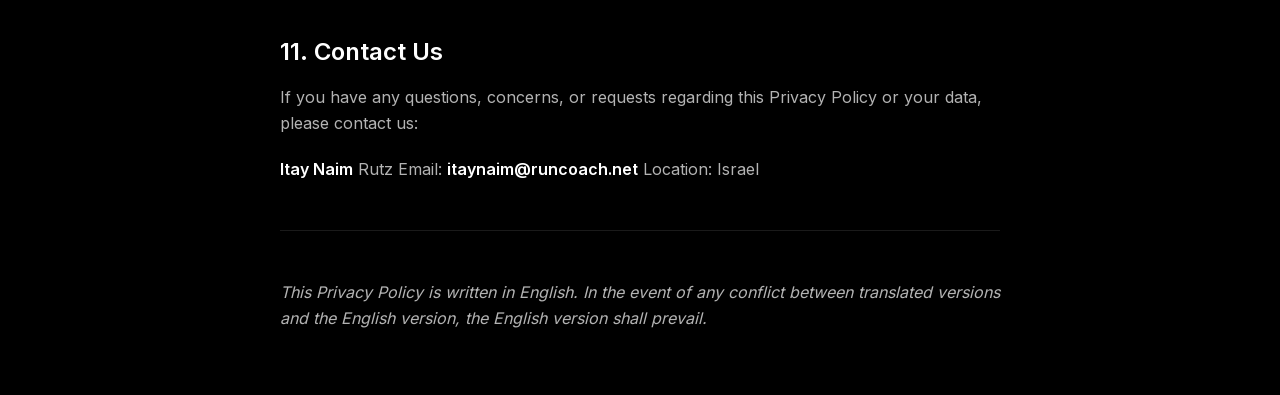
<file: privacy/index.html>
<!DOCTYPE html><html lang="en" class="dark __variable_8b3a0b __variable_e896d9 __variable_aca883"><head><meta charSet="utf-8"/><meta name="viewport" content="width=device-width, initial-scale=1"/><meta name="viewport" content="width=device-width, initial-scale=1"/><link rel="preload" href="/_next/static/media/558ca1a6aa3cb55e-s.p.woff2" as="font" crossorigin="" type="font/woff2"/><link rel="preload" href="/_next/static/media/9d5a263311222317-s.p.woff2" as="font" crossorigin="" type="font/woff2"/><link rel="preload" href="/_next/static/media/e4af272ccee01ff0-s.p.woff2" as="font" crossorigin="" type="font/woff2"/><link rel="stylesheet" href="/_next/static/css/93318da67c6f3928.css" data-precedence="next"/><link rel="stylesheet" href="/_next/static/css/827d619580e954a9.css" data-precedence="next"/><link rel="preload" as="script" fetchPriority="low" href="/_next/static/chunks/webpack-51028ec9d47322b9.js"/><script src="/_next/static/chunks/fd9d1056-411c0e320fe15393.js" async=""></script><script src="/_next/static/chunks/117-0b515a46b2aa7b8b.js" async=""></script><script src="/_next/static/chunks/main-app-9476c0606d1eb202.js" async=""></script><script src="/_next/static/chunks/202-2e741534192eaf33.js" async=""></script><script src="/_next/static/chunks/app/privacy/page-075df445df28e108.js" async=""></script><meta name="theme-color" content="#0B0B0E"/><title>Privacy Policy - Rutz</title><meta name="description" content="Rutz privacy policy - how we handle your data"/><meta name="keywords" content="running,AI coach,training,running analysis,Apple Watch,Garmin,waitlist"/><meta property="og:title" content="Rutz - AI Running Coach"/><meta property="og:description" content="Your running is a science. Start treating it like one. Join the waitlist for the AI coach that actually gets you."/><meta property="og:type" content="website"/><meta name="twitter:card" content="summary"/><meta name="twitter:title" content="Rutz - AI Running Coach"/><meta name="twitter:description" content="Your running is a science. Start treating it like one. Join the waitlist for the AI coach that actually gets you."/><link rel="icon" href="/favicon.ico" type="image/x-icon" sizes="16x16"/><meta name="next-size-adjust"/><script src="/_next/static/chunks/polyfills-42372ed130431b0a.js" noModule=""></script></head><body class="antialiased bg-base text-ink min-h-dvh overflow-x-hidden font-sans selection:bg-lava/30 selection:text-white"><div aria-hidden="true" class="pointer-events-none fixed inset-0 z-[1] opacity-[0.04] mix-blend-overlay" style="background-image:url(&quot;data:image/svg+xml;utf8,&lt;svg viewBox=&#x27;0 0 200 200&#x27; xmlns=&#x27;http://www.w3.org/2000/svg&#x27;&gt;&lt;filter id=&#x27;n&#x27;&gt;&lt;feTurbulence type=&#x27;fractalNoise&#x27; baseFrequency=&#x27;0.85&#x27; numOctaves=&#x27;2&#x27; stitchTiles=&#x27;stitch&#x27;/&gt;&lt;feColorMatrix values=&#x27;0 0 0 0 1  0 0 0 0 1  0 0 0 0 1  0 0 0 0.55 0&#x27;/&gt;&lt;/filter&gt;&lt;rect width=&#x27;100%&#x27; height=&#x27;100%&#x27; filter=&#x27;url(%23n)&#x27;/&gt;&lt;/svg&gt;&quot;)"></div><div class="min-h-screen bg-black"><div class="max-w-3xl mx-auto px-6 py-16"><a href="/" class="inline-flex items-center gap-2 text-sm text-white/50 hover:text-lava transition-colors duration-200 mb-8"><svg viewBox="0 0 24 24" class="w-4 h-4 fill-none stroke-current stroke-2"><path d="M19 12H5M12 19l-7-7 7-7" stroke-linecap="round" stroke-linejoin="round"></path></svg>Back to home</a><article class="prose prose-invert max-w-none prose-headings:text-white prose-h1:text-3xl prose-h1:font-bold prose-h2:text-2xl prose-h2:font-semibold prose-h2:mt-10 prose-h2:mb-4 prose-h3:text-xl prose-h3:font-semibold prose-h3:mt-6 prose-h3:mb-3 prose-p:text-white/70 prose-p:leading-relaxed prose-li:text-white/70 prose-strong:text-white prose-a:text-lava prose-a:no-underline hover:prose-a:underline prose-hr:border-white/10"><h1>Rutz - Privacy Policy</h1>
<p><strong>Last Updated:</strong> June 12, 2026
<strong>Effective Date:</strong> June 12, 2026</p>
<p>Rutz (&quot;the App,&quot; &quot;we,&quot; &quot;us,&quot; or &quot;our&quot;) is an AI-powered running coaching application for iOS, developed and operated by Itay Naim, based in Israel. This Privacy Policy explains what data we collect, how we use it, and your rights regarding that data.</p>
<p>By using Rutz, you agree to the collection and use of your information as described in this policy. If you do not agree, please do not use the App.</p>
<hr/>
<h2>1. Information We Collect</h2>
<h3>1.1 Account Information</h3>
<p>When you create a Rutz account, we collect:</p>
<ul>
<li>Your name (or a display name you choose)</li>
<li>Email address (provided via Apple Sign In or direct registration)</li>
<li>Basic profile details you provide: age, weight, height, maximum heart rate, running experience level, and race goals</li>
</ul>
<h3>1.2 Apple Health (HealthKit) Data</h3>
<p>When you grant HealthKit permission, we read the following data types from Apple Health with your explicit permission:</p>
<ul>
<li><strong>Workouts:</strong> running-related workouts (including runs recorded as walking, hiking, mixed cardio, track &amp; field, or high-intensity interval training), with their duration, distance, and energy burned</li>
<li><strong>Workout routes:</strong> GPS route data recorded with your workouts</li>
<li><strong>Heart rate data:</strong> heart rate, resting heart rate, and heart rate variability (HRV)</li>
<li><strong>Running dynamics:</strong> stride length, ground contact time, vertical oscillation, and running power</li>
<li><strong>Activity metrics:</strong> active energy burned, walking/running distance, and step count</li>
<li><strong>Fitness metrics:</strong> VO2 max estimates</li>
<li><strong>Sleep:</strong> sleep analysis (sleep stages and duration)</li>
</ul>
<p>Our HealthKit access is read-only - we do not write data to Apple Health.</p>
<h3>1.3 User-Provided Information</h3>
<p>You may voluntarily provide additional information through the App, including:</p>
<ul>
<li><strong>Injury records:</strong> body area, injury type, severity, status, and notes</li>
<li><strong>Daily check-ins:</strong> sleep quality, energy level, muscle soreness, and free-form notes</li>
<li><strong>AI coach conversations:</strong> questions you ask the AI coach and the responses generated</li>
</ul>
<h3>1.4 Automatically Collected Information</h3>
<p>When you use the App, we automatically collect minimal technical data:</p>
<ul>
<li>Device language/locale preference</li>
<li>App version and iOS version (via standard HTTP headers)</li>
<li>Server request logs (timestamps, endpoint accessed, response status)</li>
</ul>
<p>We do <strong>not</strong> use any third-party analytics, tracking, or advertising SDKs. We do not collect device identifiers (IDFA), advertising identifiers, or hardware fingerprints.</p>
<hr/>
<h2>2. How We Collect Your Data</h2>
<h3>2.1 Apple Health (HealthKit)</h3>
<p>We access your workout and health data through Apple HealthKit on your device. You must explicitly grant HealthKit permission for each data type. We access your data in read-only mode - we never write data back to Apple Health or modify your Health data in any way.</p>
<p>You can revoke HealthKit access at any time in iOS Settings → Privacy &amp; Security → Health, which will stop all future data retrieval.</p>
<h3>2.2 Direct Input</h3>
<p>Profile information, injury records, daily check-ins, and AI coach conversations are collected directly from your interactions with the App.</p>
<h3>2.3 Apple Sign In</h3>
<p>If you use Apple Sign In, Apple provides us with your name and email address (or Apple&#x27;s private relay email, if you choose to hide your email). We do not receive your Apple password or any other Apple account data.</p>
<hr/>
<h2>3. How We Use Your Data</h2>
<p>We use your data for the following purposes:</p>
<ul>
<li><strong>AI-powered coaching:</strong> Your activity data, health metrics, and training history are analyzed by AI models to generate personalized coaching recommendations, run analyses, weekly summaries, and answers to your training questions.</li>
<li><strong>Training plan management:</strong> We track your progress against your training plan and provide adaptive recommendations based on your performance and recovery.</li>
<li><strong>Fitness scoring:</strong> We compute composite fitness scores (including aerobic fitness, training load, recovery, and running economy metrics) to give you a holistic view of your training status.</li>
<li><strong>Trend analysis:</strong> We analyze your data over time to identify performance trends, detect anomalies, and generate insights about your training.</li>
<li><strong>App functionality:</strong> To operate the App, sync your data, and provide the core features you expect.</li>
</ul>
<p>We do <strong>not</strong> use your data for advertising, marketing profiling, or any purpose unrelated to providing you with running coaching.</p>
<hr/>
<h2>4. Third-Party Services</h2>
<p>Rutz integrates with the following third-party services:</p>
<h3>4.1 Google (AI Processing - Gemini API)</h3>
<p>We use Google&#x27;s Gemini API to power the coaching features of the App. When you interact with the AI coach or receive run analyses, the following data is sent to Google:</p>
<ul>
<li><strong>Sent:</strong> Activity metrics (distance, pace, heart rate, cadence, training load), health summaries (HRV, sleep, readiness), recent training history, and your question or conversation context.</li>
<li><strong>Not sent:</strong> Your name, email address, Apple ID, precise GPS coordinates or routes, device information, or any other personally identifiable information. (Approximate activity coordinates are shared only with the weather service in Section 4.3 - never with the AI provider.)</li>
</ul>
<p>Google processes the data in real time to generate coaching responses. We use Gemini on a <strong>paid API plan (Tier 1)</strong>; under Google&#x27;s paid-service data terms, this data is <strong>not</strong> used to train Google&#x27;s AI models, and is <strong>not</strong> permanently stored beyond the duration needed to process the request. For details, refer to the <a href="https://ai.google.dev/gemini-api/terms">Gemini API Additional Terms of Service</a> and <a href="https://policies.google.com/privacy">Google&#x27;s Privacy Policy</a>.</p>
<h3>4.2 Supabase and Railway (Cloud Hosting)</h3>
<p>Our backend application runs on Railway (EU West region), and your data is stored in a PostgreSQL database managed by Supabase, hosted on AWS in <strong>Frankfurt, Germany (eu-central-1, EU)</strong>. Data is encrypted in transit via HTTPS. Their privacy practices are governed by <a href="https://supabase.com/privacy">Supabase&#x27;s Privacy Policy</a> and <a href="https://railway.com/legal/privacy">Railway&#x27;s Privacy Policy</a>.</p>
<h3>4.3 OpenWeatherMap (Weather Enrichment)</h3>
<p>To add weather context to a run (temperature and conditions), we send the approximate coordinates of an activity to the OpenWeatherMap API. No account details, name, email, or other identifying information is sent. OpenWeatherMap&#x27;s practices are governed by <a href="https://openweather.co.uk/privacy-policy">OpenWeatherMap&#x27;s Privacy Policy</a>.</p>
<h3>4.4 Apple (App Distribution)</h3>
<p>The App is distributed through the Apple App Store. Apple may collect data related to your download and use of the App in accordance with <a href="https://www.apple.com/legal/privacy/">Apple&#x27;s Privacy Policy</a>.</p>
<hr/>
<h2>5. Data Storage and Security</h2>
<h3>5.1 Where Your Data Is Stored</h3>
<p>Your data is stored in a PostgreSQL database managed by Supabase, hosted on AWS in Frankfurt, Germany (eu-central-1, EU). Sensitive credentials and access tokens are encrypted at rest before storage.</p>
<h3>5.2 Security Measures</h3>
<p>We implement the following security measures to protect your data:</p>
<ul>
<li><strong>Encryption in transit:</strong> All communication between the iOS app and our server uses HTTPS/TLS encryption.</li>
<li><strong>Secure credential management:</strong> All API keys, passwords, and tokens are stored as encrypted environment variables - never hardcoded in source code.</li>
<li><strong>Parameterized database queries:</strong> All database operations use parameterized SQL to prevent injection attacks.</li>
<li><strong>Minimal data exposure:</strong> We send only the minimum necessary data to AI APIs, excluding all personally identifiable information.</li>
<li><strong>No third-party tracking:</strong> We use zero analytics SDKs, advertising frameworks, or tracking tools.</li>
</ul>
<h3>5.3 Limitations</h3>
<p>While we take reasonable measures to protect your data, no method of electronic storage or transmission is 100% secure. We cannot guarantee absolute security, but we are committed to promptly addressing any security incidents.</p>
<hr/>
<h2>6. Data Retention and Deletion</h2>
<h3>6.1 Retention</h3>
<p>Your data is retained for as long as your account is active and you continue to use the App. AI conversation history (your questions and the AI coach&#x27;s responses) is stored to maintain coaching continuity.</p>
<h3>6.2 Deletion</h3>
<p>You may request deletion of all your data at any time. Upon deletion, we will permanently remove:</p>
<ul>
<li>All activity data and per-kilometer splits</li>
<li>Daily health metrics</li>
<li>Training plan data and progress</li>
<li>AI coaching history and analyses</li>
<li>Runner profile and fitness scores</li>
<li>User profile information (name, age, weight, etc.)</li>
<li>Injury records and daily check-ins</li>
</ul>
<p>To request deletion, use the &quot;Delete Account&quot; option in the App&#x27;s Settings, or contact us at <strong>itaynaim@runcoach.net</strong>. We will process deletion requests within 30 days.</p>
<h3>6.3 Post-Deletion</h3>
<p>After deletion, some data may temporarily persist in server backup systems for up to 30 additional days before being fully purged. Data that has already been sent to Google for AI processing cannot be retroactively deleted from Google; see Section 4.1 for Google&#x27;s data-usage terms.</p>
<hr/>
<h2>7. Your Rights</h2>
<p>Depending on your location, you may have the following rights regarding your personal data:</p>
<h3>7.1 For All Users</h3>
<ul>
<li><strong>Access:</strong> Request a copy of the data we hold about you.</li>
<li><strong>Correction:</strong> Request correction of inaccurate data.</li>
<li><strong>Deletion:</strong> Request deletion of all your data (see Section 6).</li>
<li><strong>Withdraw consent:</strong> Revoke HealthKit access in iOS Settings, or delete your Rutz account at any time.</li>
<li><strong>Data portability:</strong> Request your data in a machine-readable format.</li>
</ul>
<h3>7.2 For EU/EEA Users (GDPR)</h3>
<p>If you are located in the European Union or European Economic Area, you have additional rights under the General Data Protection Regulation (GDPR), including the right to lodge a complaint with your local data protection authority. Our legal basis for processing your data is your explicit consent (granting HealthKit access, using AI coaching features) and the legitimate interest of providing the App&#x27;s services.</p>
<p>Your data is stored in Frankfurt, Germany (eu-central-1, EU), and our application servers run in Railway&#x27;s EU West region, meaning your data is stored within the EU.</p>
<p><strong>Automated processing and AI.</strong> To provide coaching, Rutz uses automated processing - including a third-party AI model (Google Gemini) - to analyze your activity and health data and generate training recommendations, readiness and recovery scores, and answers to your questions. Because this involves health data, a special category of personal data under Article 9 GDPR, we process it only on the basis of your <strong>explicit consent</strong>, which you give when you enable HealthKit access and use the AI coaching features. You may withdraw consent at any time by revoking HealthKit access or deleting your account. These automated outputs are informational and advisory only: they do not produce legal or similarly significant effects, are not used to make decisions about you that you cannot override, and you remain free to disregard them.</p>
<h3>7.3 For Israeli Users</h3>
<p>If you are located in Israel, your data is protected under the Israeli Privacy Protection Law, 5741-1981 (חוק הגנת הפרטיות). You have the right to access, correct, and delete your personal data. You may contact the Israeli Privacy Protection Authority (הרשות להגנת הפרטיות) with any concerns.</p>
<h3>7.4 Exercising Your Rights</h3>
<p>To exercise any of these rights, contact us at <strong>itaynaim@runcoach.net</strong>. We will respond to your request within 30 days.</p>
<hr/>
<h2>8. Data Sharing</h2>
<p><strong>We do not sell, rent, or trade your personal data to any third party.</strong></p>
<p>We share data only with the third-party services described in Section 4 (Google, Supabase, Railway, OpenWeatherMap, Apple), and only to the extent necessary to provide the App&#x27;s core functionality. We will never share your data with advertisers or data brokers.</p>
<p>We may disclose your data if required by law, court order, or governmental request, or if necessary to protect our rights, property, or safety.</p>
<hr/>
<h2>9. Children&#x27;s Privacy</h2>
<p>Rutz is not intended for use by children under the age of 16. We do not knowingly collect personal data from children under 16. If you believe a child has provided us with personal data, please contact us at <strong>itaynaim@runcoach.net</strong> and we will promptly delete it.</p>
<hr/>
<h2>10. Changes to This Policy</h2>
<p>We may update this Privacy Policy from time to time. When we make material changes, we will notify you through the App or by other appropriate means before the changes take effect. The &quot;Last Updated&quot; date at the top of this policy will always reflect the most recent revision.</p>
<p>Your continued use of the App after any changes constitutes your acceptance of the updated policy.</p>
<hr/>
<h2>11. Contact Us</h2>
<p>If you have any questions, concerns, or requests regarding this Privacy Policy or your data, please contact us:</p>
<p><strong>Itay Naim</strong>
Rutz
Email: <strong>itaynaim@runcoach.net</strong>
Location: Israel</p>
<hr/>
<p><em>This Privacy Policy is written in English. In the event of any conflict between translated versions and the English version, the English version shall prevail.</em></p></article></div></div><script src="/_next/static/chunks/webpack-51028ec9d47322b9.js" async=""></script><script>(self.__next_f=self.__next_f||[]).push([0]);self.__next_f.push([2,null])</script><script>self.__next_f.push([1,"1:HL[\"/_next/static/media/558ca1a6aa3cb55e-s.p.woff2\",\"font\",{\"crossOrigin\":\"\",\"type\":\"font/woff2\"}]\n2:HL[\"/_next/static/media/9d5a263311222317-s.p.woff2\",\"font\",{\"crossOrigin\":\"\",\"type\":\"font/woff2\"}]\n3:HL[\"/_next/static/media/e4af272ccee01ff0-s.p.woff2\",\"font\",{\"crossOrigin\":\"\",\"type\":\"font/woff2\"}]\n4:HL[\"/_next/static/css/93318da67c6f3928.css\",\"style\"]\n5:HL[\"/_next/static/css/827d619580e954a9.css\",\"style\"]\n"])</script><script>self.__next_f.push([1,"6:I[2846,[],\"\"]\n8:I[7219,[\"202\",\"static/chunks/202-2e741534192eaf33.js\",\"385\",\"static/chunks/app/privacy/page-075df445df28e108.js\"],\"default\"]\na:I[4707,[],\"\"]\nb:I[6423,[],\"\"]\nd:I[1060,[],\"\"]\n9:T337b,"])</script><script>self.__next_f.push([1,"# Rutz - Privacy Policy\n\n**Last Updated:** June 12, 2026\n**Effective Date:** June 12, 2026\n\nRutz (\"the App,\" \"we,\" \"us,\" or \"our\") is an AI-powered running coaching application for iOS, developed and operated by Itay Naim, based in Israel. This Privacy Policy explains what data we collect, how we use it, and your rights regarding that data.\n\nBy using Rutz, you agree to the collection and use of your information as described in this policy. If you do not agree, please do not use the App.\n\n---\n\n## 1. Information We Collect\n\n### 1.1 Account Information\n\nWhen you create a Rutz account, we collect:\n\n- Your name (or a display name you choose)\n- Email address (provided via Apple Sign In or direct registration)\n- Basic profile details you provide: age, weight, height, maximum heart rate, running experience level, and race goals\n\n### 1.2 Apple Health (HealthKit) Data\n\nWhen you grant HealthKit permission, we read the following data types from Apple Health with your explicit permission:\n\n- **Workouts:** running-related workouts (including runs recorded as walking, hiking, mixed cardio, track \u0026 field, or high-intensity interval training), with their duration, distance, and energy burned\n- **Workout routes:** GPS route data recorded with your workouts\n- **Heart rate data:** heart rate, resting heart rate, and heart rate variability (HRV)\n- **Running dynamics:** stride length, ground contact time, vertical oscillation, and running power\n- **Activity metrics:** active energy burned, walking/running distance, and step count\n- **Fitness metrics:** VO2 max estimates\n- **Sleep:** sleep analysis (sleep stages and duration)\n\nOur HealthKit access is read-only - we do not write data to Apple Health.\n\n### 1.3 User-Provided Information\n\nYou may voluntarily provide additional information through the App, including:\n\n- **Injury records:** body area, injury type, severity, status, and notes\n- **Daily check-ins:** sleep quality, energy level, muscle soreness, and free-form notes\n- **AI coach conversations:** questions you ask the AI coach and the responses generated\n\n### 1.4 Automatically Collected Information\n\nWhen you use the App, we automatically collect minimal technical data:\n\n- Device language/locale preference\n- App version and iOS version (via standard HTTP headers)\n- Server request logs (timestamps, endpoint accessed, response status)\n\nWe do **not** use any third-party analytics, tracking, or advertising SDKs. We do not collect device identifiers (IDFA), advertising identifiers, or hardware fingerprints.\n\n---\n\n## 2. How We Collect Your Data\n\n### 2.1 Apple Health (HealthKit)\n\nWe access your workout and health data through Apple HealthKit on your device. You must explicitly grant HealthKit permission for each data type. We access your data in read-only mode - we never write data back to Apple Health or modify your Health data in any way.\n\nYou can revoke HealthKit access at any time in iOS Settings → Privacy \u0026 Security → Health, which will stop all future data retrieval.\n\n### 2.2 Direct Input\n\nProfile information, injury records, daily check-ins, and AI coach conversations are collected directly from your interactions with the App.\n\n### 2.3 Apple Sign In\n\nIf you use Apple Sign In, Apple provides us with your name and email address (or Apple's private relay email, if you choose to hide your email). We do not receive your Apple password or any other Apple account data.\n\n---\n\n## 3. How We Use Your Data\n\nWe use your data for the following purposes:\n\n- **AI-powered coaching:** Your activity data, health metrics, and training history are analyzed by AI models to generate personalized coaching recommendations, run analyses, weekly summaries, and answers to your training questions.\n- **Training plan management:** We track your progress against your training plan and provide adaptive recommendations based on your performance and recovery.\n- **Fitness scoring:** We compute composite fitness scores (including aerobic fitness, training load, recovery, and running economy metrics) to give you a holistic view of your training status.\n- **Trend analysis:** We analyze your data over time to identify performance trends, detect anomalies, and generate insights about your training.\n- **App functionality:** To operate the App, sync your data, and provide the core features you expect.\n\nWe do **not** use your data for advertising, marketing profiling, or any purpose unrelated to providing you with running coaching.\n\n---\n\n## 4. Third-Party Services\n\nRutz integrates with the following third-party services:\n\n### 4.1 Google (AI Processing - Gemini API)\n\nWe use Google's Gemini API to power the coaching features of the App. When you interact with the AI coach or receive run analyses, the following data is sent to Google:\n\n- **Sent:** Activity metrics (distance, pace, heart rate, cadence, training load), health summaries (HRV, sleep, readiness), recent training history, and your question or conversation context.\n- **Not sent:** Your name, email address, Apple ID, precise GPS coordinates or routes, device information, or any other personally identifiable information. (Approximate activity coordinates are shared only with the weather service in Section 4.3 - never with the AI provider.)\n\nGoogle processes the data in real time to generate coaching responses. We use Gemini on a **paid API plan (Tier 1)**; under Google's paid-service data terms, this data is **not** used to train Google's AI models, and is **not** permanently stored beyond the duration needed to process the request. For details, refer to the [Gemini API Additional Terms of Service](https://ai.google.dev/gemini-api/terms) and [Google's Privacy Policy](https://policies.google.com/privacy).\n\n### 4.2 Supabase and Railway (Cloud Hosting)\n\nOur backend application runs on Railway (EU West region), and your data is stored in a PostgreSQL database managed by Supabase, hosted on AWS in **Frankfurt, Germany (eu-central-1, EU)**. Data is encrypted in transit via HTTPS. Their privacy practices are governed by [Supabase's Privacy Policy](https://supabase.com/privacy) and [Railway's Privacy Policy](https://railway.com/legal/privacy).\n\n### 4.3 OpenWeatherMap (Weather Enrichment)\n\nTo add weather context to a run (temperature and conditions), we send the approximate coordinates of an activity to the OpenWeatherMap API. No account details, name, email, or other identifying information is sent. OpenWeatherMap's practices are governed by [OpenWeatherMap's Privacy Policy](https://openweather.co.uk/privacy-policy).\n\n### 4.4 Apple (App Distribution)\n\nThe App is distributed through the Apple App Store. Apple may collect data related to your download and use of the App in accordance with [Apple's Privacy Policy](https://www.apple.com/legal/privacy/).\n\n---\n\n## 5. Data Storage and Security\n\n### 5.1 Where Your Data Is Stored\n\nYour data is stored in a PostgreSQL database managed by Supabase, hosted on AWS in Frankfurt, Germany (eu-central-1, EU). Sensitive credentials and access tokens are encrypted at rest before storage.\n\n### 5.2 Security Measures\n\nWe implement the following security measures to protect your data:\n\n- **Encryption in transit:** All communication between the iOS app and our server uses HTTPS/TLS encryption.\n- **Secure credential management:** All API keys, passwords, and tokens are stored as encrypted environment variables - never hardcoded in source code.\n- **Parameterized database queries:** All database operations use parameterized SQL to prevent injection attacks.\n- **Minimal data exposure:** We send only the minimum necessary data to AI APIs, excluding all personally identifiable information.\n- **No third-party tracking:** We use zero analytics SDKs, advertising frameworks, or tracking tools.\n\n### 5.3 Limitations\n\nWhile we take reasonable measures to protect your data, no method of electronic storage or transmission is 100% secure. We cannot guarantee absolute security, but we are committed to promptly addressing any security incidents.\n\n---\n\n## 6. Data Retention and Deletion\n\n### 6.1 Retention\n\nYour data is retained for as long as your account is active and you continue to use the App. AI conversation history (your questions and the AI coach's responses) is stored to maintain coaching continuity.\n\n### 6.2 Deletion\n\nYou may request deletion of all your data at any time. Upon deletion, we will permanently remove:\n\n- All activity data and per-kilometer splits\n- Daily health metrics\n- Training plan data and progress\n- AI coaching history and analyses\n- Runner profile and fitness scores\n- User profile information (name, age, weight, etc.)\n- Injury records and daily check-ins\n\nTo request deletion, use the \"Delete Account\" option in the App's Settings, or contact us at **itaynaim@runcoach.net**. We will process deletion requests within 30 days.\n\n### 6.3 Post-Deletion\n\nAfter deletion, some data may temporarily persist in server backup systems for up to 30 additional days before being fully purged. Data that has already been sent to Google for AI processing cannot be retroactively deleted from Google; see Section 4.1 for Google's data-usage terms.\n\n---\n\n## 7. Your Rights\n\nDepending on your location, you may have the following rights regarding your personal data:\n\n### 7.1 For All Users\n\n- **Access:** Request a copy of the data we hold about you.\n- **Correction:** Request correction of inaccurate data.\n- **Deletion:** Request deletion of all your data (see Section 6).\n- **Withdraw consent:** Revoke HealthKit access in iOS Settings, or delete your Rutz account at any time.\n- **Data portability:** Request your data in a machine-readable format.\n\n### 7.2 For EU/EEA Users (GDPR)\n\nIf you are located in the European Union or European Economic Area, you have additional rights under the General Data Protection Regulation (GDPR), including the right to lodge a complaint with your local data protection authority. Our legal basis for processing your data is your explicit consent (granting HealthKit access, using AI coaching features) and the legitimate interest of providing the App's services.\n\nYour data is stored in Frankfurt, Germany (eu-central-1, EU), and our application servers run in Railway's EU West region, meaning your data is stored within the EU.\n\n**Automated processing and AI.** To provide coaching, Rutz uses automated processing - including a third-party AI model (Google Gemini) - to analyze your activity and health data and generate training recommendations, readiness and recovery scores, and answers to your questions. Because this involves health data, a special category of personal data under Article 9 GDPR, we process it only on the basis of your **explicit consent**, which you give when you enable HealthKit access and use the AI coaching features. You may withdraw consent at any time by revoking HealthKit access or deleting your account. These automated outputs are informational and advisory only: they do not produce legal or similarly significant effects, are not used to make decisions about you that you cannot override, and you remain free to disregard them.\n\n### 7.3 For Israeli Users\n\nIf you are located in Israel, your data is protected under the Israeli Privacy Protection Law, 5741-1981 (חוק הגנת הפרטיות). You have the right to access, correct, and delete your personal data. You may contact the Israeli Privacy Protection Authority (הרשות להגנת הפרטיות) with any concerns.\n\n### 7.4 Exercising Your Rights\n\nTo exercise any of these rights, contact us at **itaynaim@runcoach.net**. We will respond to your request within 30 days.\n\n---\n\n## 8. Data Sharing\n\n**We do not sell, rent, or trade your personal data to any third party.**\n\nWe share data only with the third-party services described in Section 4 (Google, Supabase, Railway, OpenWeatherMap, Apple), and only to the extent necessary to provide the App's core functionality. We will never share your data with advertisers or data brokers.\n\nWe may disclose your data if required by law, court order, or governmental request, or if necessary to protect our rights, property, or safety.\n\n---\n\n## 9. Children's Privacy\n\nRutz is not intended for use by children under the age of 16. We do not knowingly collect personal data from children under 16. If you believe a child has provided us with personal data, please contact us at **itaynaim@runcoach.net** and we will promptly delete it.\n\n---\n\n## 10. Changes to This Policy\n\nWe may update this Privacy Policy from time to time. When we make material changes, we will notify you through the App or by other appropriate means before the changes take effect. The \"Last Updated\" date at the top of this policy will always reflect the most recent revision.\n\nYour continued use of the App after any changes constitutes your acceptance of the updated policy.\n\n---\n\n## 11. Contact Us\n\nIf you have any questions, concerns, or requests regarding this Privacy Policy or your data, please contact us:\n\n**Itay Naim**\nRutz\nEmail: **itaynaim@runcoach.net**\nLocation: Israel\n\n---\n\n*This Privacy Policy is written in English. In the event of any conflict between translated versions and the English version, the English version shall prevail.*\n"])</script><script>self.__next_f.push([1,"e:[]\n"])</script><script>self.__next_f.push([1,"0:[\"$\",\"$L6\",null,{\"buildId\":\"JOihCMtp9nCXNEqsjDcaB\",\"assetPrefix\":\"\",\"urlParts\":[\"\",\"privacy\",\"\"],\"initialTree\":[\"\",{\"children\":[\"privacy\",{\"children\":[\"__PAGE__\",{}]}]},\"$undefined\",\"$undefined\",true],\"initialSeedData\":[\"\",{\"children\":[\"privacy\",{\"children\":[\"__PAGE__\",{},[[\"$L7\",[\"$\",\"div\",null,{\"className\":\"min-h-screen bg-black\",\"children\":[\"$\",\"div\",null,{\"className\":\"max-w-3xl mx-auto px-6 py-16\",\"children\":[[\"$\",\"a\",null,{\"href\":\"/\",\"className\":\"inline-flex items-center gap-2 text-sm text-white/50 hover:text-lava transition-colors duration-200 mb-8\",\"children\":[[\"$\",\"svg\",null,{\"viewBox\":\"0 0 24 24\",\"className\":\"w-4 h-4 fill-none stroke-current stroke-2\",\"children\":[\"$\",\"path\",null,{\"d\":\"M19 12H5M12 19l-7-7 7-7\",\"strokeLinecap\":\"round\",\"strokeLinejoin\":\"round\"}]}],\"Back to home\"]}],[\"$\",\"$L8\",null,{\"content\":\"$9\"}]]}]}],null],null],null]},[null,[\"$\",\"$La\",null,{\"parallelRouterKey\":\"children\",\"segmentPath\":[\"children\",\"privacy\",\"children\"],\"error\":\"$undefined\",\"errorStyles\":\"$undefined\",\"errorScripts\":\"$undefined\",\"template\":[\"$\",\"$Lb\",null,{}],\"templateStyles\":\"$undefined\",\"templateScripts\":\"$undefined\",\"notFound\":\"$undefined\",\"notFoundStyles\":\"$undefined\"}]],null]},[[[[\"$\",\"link\",\"0\",{\"rel\":\"stylesheet\",\"href\":\"/_next/static/css/93318da67c6f3928.css\",\"precedence\":\"next\",\"crossOrigin\":\"$undefined\"}],[\"$\",\"link\",\"1\",{\"rel\":\"stylesheet\",\"href\":\"/_next/static/css/827d619580e954a9.css\",\"precedence\":\"next\",\"crossOrigin\":\"$undefined\"}]],[\"$\",\"html\",null,{\"lang\":\"en\",\"className\":\"dark __variable_8b3a0b __variable_e896d9 __variable_aca883\",\"children\":[[\"$\",\"head\",null,{\"children\":[[\"$\",\"meta\",null,{\"name\":\"viewport\",\"content\":\"width=device-width, initial-scale=1\"}],[\"$\",\"meta\",null,{\"name\":\"theme-color\",\"content\":\"#0B0B0E\"}]]}],[\"$\",\"body\",null,{\"className\":\"antialiased bg-base text-ink min-h-dvh overflow-x-hidden font-sans selection:bg-lava/30 selection:text-white\",\"children\":[[\"$\",\"div\",null,{\"aria-hidden\":true,\"className\":\"pointer-events-none fixed inset-0 z-[1] opacity-[0.04] mix-blend-overlay\",\"style\":{\"backgroundImage\":\"url(\\\"data:image/svg+xml;utf8,\u003csvg viewBox='0 0 200 200' xmlns='http://www.w3.org/2000/svg'\u003e\u003cfilter id='n'\u003e\u003cfeTurbulence type='fractalNoise' baseFrequency='0.85' numOctaves='2' stitchTiles='stitch'/\u003e\u003cfeColorMatrix values='0 0 0 0 1  0 0 0 0 1  0 0 0 0 1  0 0 0 0.55 0'/\u003e\u003c/filter\u003e\u003crect width='100%' height='100%' filter='url(%23n)'/\u003e\u003c/svg\u003e\\\")\"}}],[\"$\",\"$La\",null,{\"parallelRouterKey\":\"children\",\"segmentPath\":[\"children\"],\"error\":\"$undefined\",\"errorStyles\":\"$undefined\",\"errorScripts\":\"$undefined\",\"template\":[\"$\",\"$Lb\",null,{}],\"templateStyles\":\"$undefined\",\"templateScripts\":\"$undefined\",\"notFound\":[[\"$\",\"title\",null,{\"children\":\"404: This page could not be found.\"}],[\"$\",\"div\",null,{\"style\":{\"fontFamily\":\"system-ui,\\\"Segoe UI\\\",Roboto,Helvetica,Arial,sans-serif,\\\"Apple Color Emoji\\\",\\\"Segoe UI Emoji\\\"\",\"height\":\"100vh\",\"textAlign\":\"center\",\"display\":\"flex\",\"flexDirection\":\"column\",\"alignItems\":\"center\",\"justifyContent\":\"center\"},\"children\":[\"$\",\"div\",null,{\"children\":[[\"$\",\"style\",null,{\"dangerouslySetInnerHTML\":{\"__html\":\"body{color:#000;background:#fff;margin:0}.next-error-h1{border-right:1px solid rgba(0,0,0,.3)}@media (prefers-color-scheme:dark){body{color:#fff;background:#000}.next-error-h1{border-right:1px solid rgba(255,255,255,.3)}}\"}}],[\"$\",\"h1\",null,{\"className\":\"next-error-h1\",\"style\":{\"display\":\"inline-block\",\"margin\":\"0 20px 0 0\",\"padding\":\"0 23px 0 0\",\"fontSize\":24,\"fontWeight\":500,\"verticalAlign\":\"top\",\"lineHeight\":\"49px\"},\"children\":\"404\"}],[\"$\",\"div\",null,{\"style\":{\"display\":\"inline-block\"},\"children\":[\"$\",\"h2\",null,{\"style\":{\"fontSize\":14,\"fontWeight\":400,\"lineHeight\":\"49px\",\"margin\":0},\"children\":\"This page could not be found.\"}]}]]}]}]],\"notFoundStyles\":[]}]]}]]}]],null],null],\"couldBeIntercepted\":false,\"initialHead\":[null,\"$Lc\"],\"globalErrorComponent\":\"$d\",\"missingSlots\":\"$We\"}]\n"])</script><script>self.__next_f.push([1,"c:[[\"$\",\"meta\",\"0\",{\"name\":\"viewport\",\"content\":\"width=device-width, initial-scale=1\"}],[\"$\",\"meta\",\"1\",{\"charSet\":\"utf-8\"}],[\"$\",\"title\",\"2\",{\"children\":\"Privacy Policy - Rutz\"}],[\"$\",\"meta\",\"3\",{\"name\":\"description\",\"content\":\"Rutz privacy policy - how we handle your data\"}],[\"$\",\"meta\",\"4\",{\"name\":\"keywords\",\"content\":\"running,AI coach,training,running analysis,Apple Watch,Garmin,waitlist\"}],[\"$\",\"meta\",\"5\",{\"property\":\"og:title\",\"content\":\"Rutz - AI Running Coach\"}],[\"$\",\"meta\",\"6\",{\"property\":\"og:description\",\"content\":\"Your running is a science. Start treating it like one. Join the waitlist for the AI coach that actually gets you.\"}],[\"$\",\"meta\",\"7\",{\"property\":\"og:type\",\"content\":\"website\"}],[\"$\",\"meta\",\"8\",{\"name\":\"twitter:card\",\"content\":\"summary\"}],[\"$\",\"meta\",\"9\",{\"name\":\"twitter:title\",\"content\":\"Rutz - AI Running Coach\"}],[\"$\",\"meta\",\"10\",{\"name\":\"twitter:description\",\"content\":\"Your running is a science. Start treating it like one. Join the waitlist for the AI coach that actually gets you.\"}],[\"$\",\"link\",\"11\",{\"rel\":\"icon\",\"href\":\"/favicon.ico\",\"type\":\"image/x-icon\",\"sizes\":\"16x16\"}],[\"$\",\"meta\",\"12\",{\"name\":\"next-size-adjust\"}]]\n7:null\n"])</script></body></html>
</file>
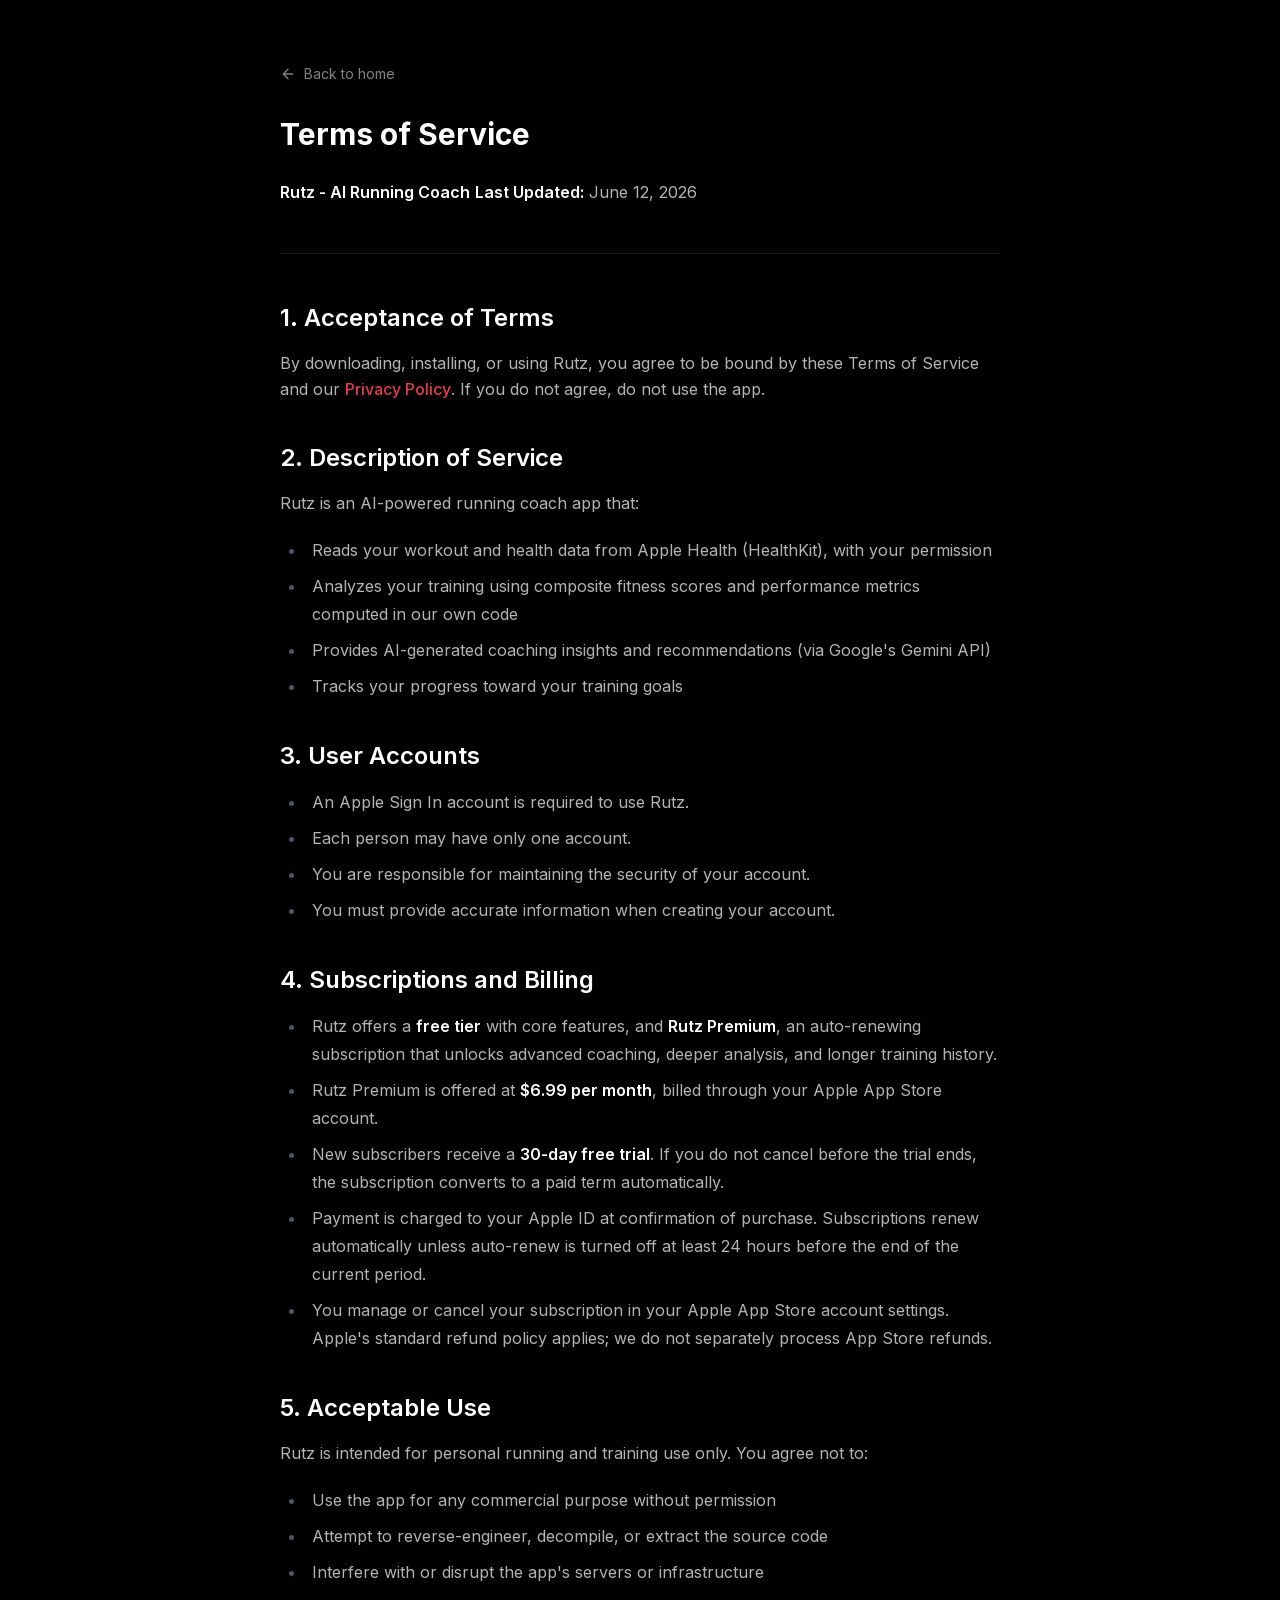
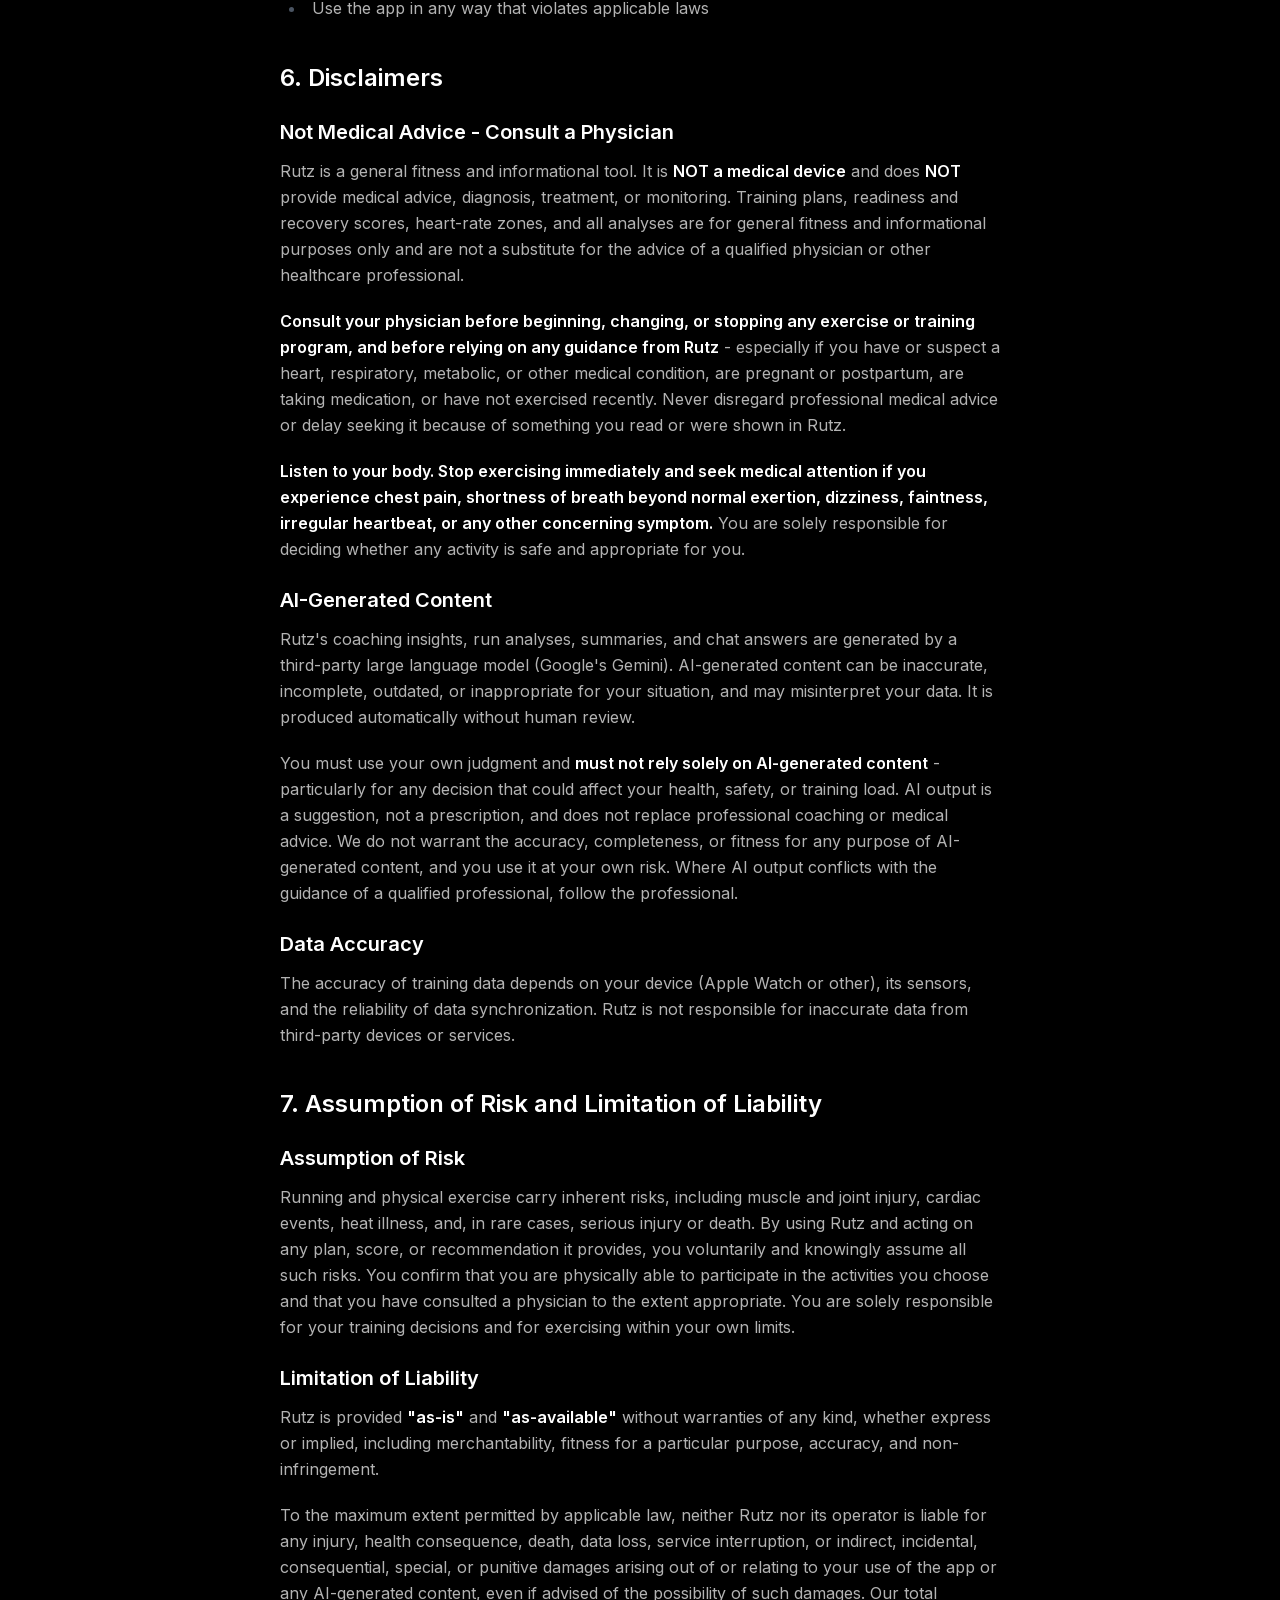
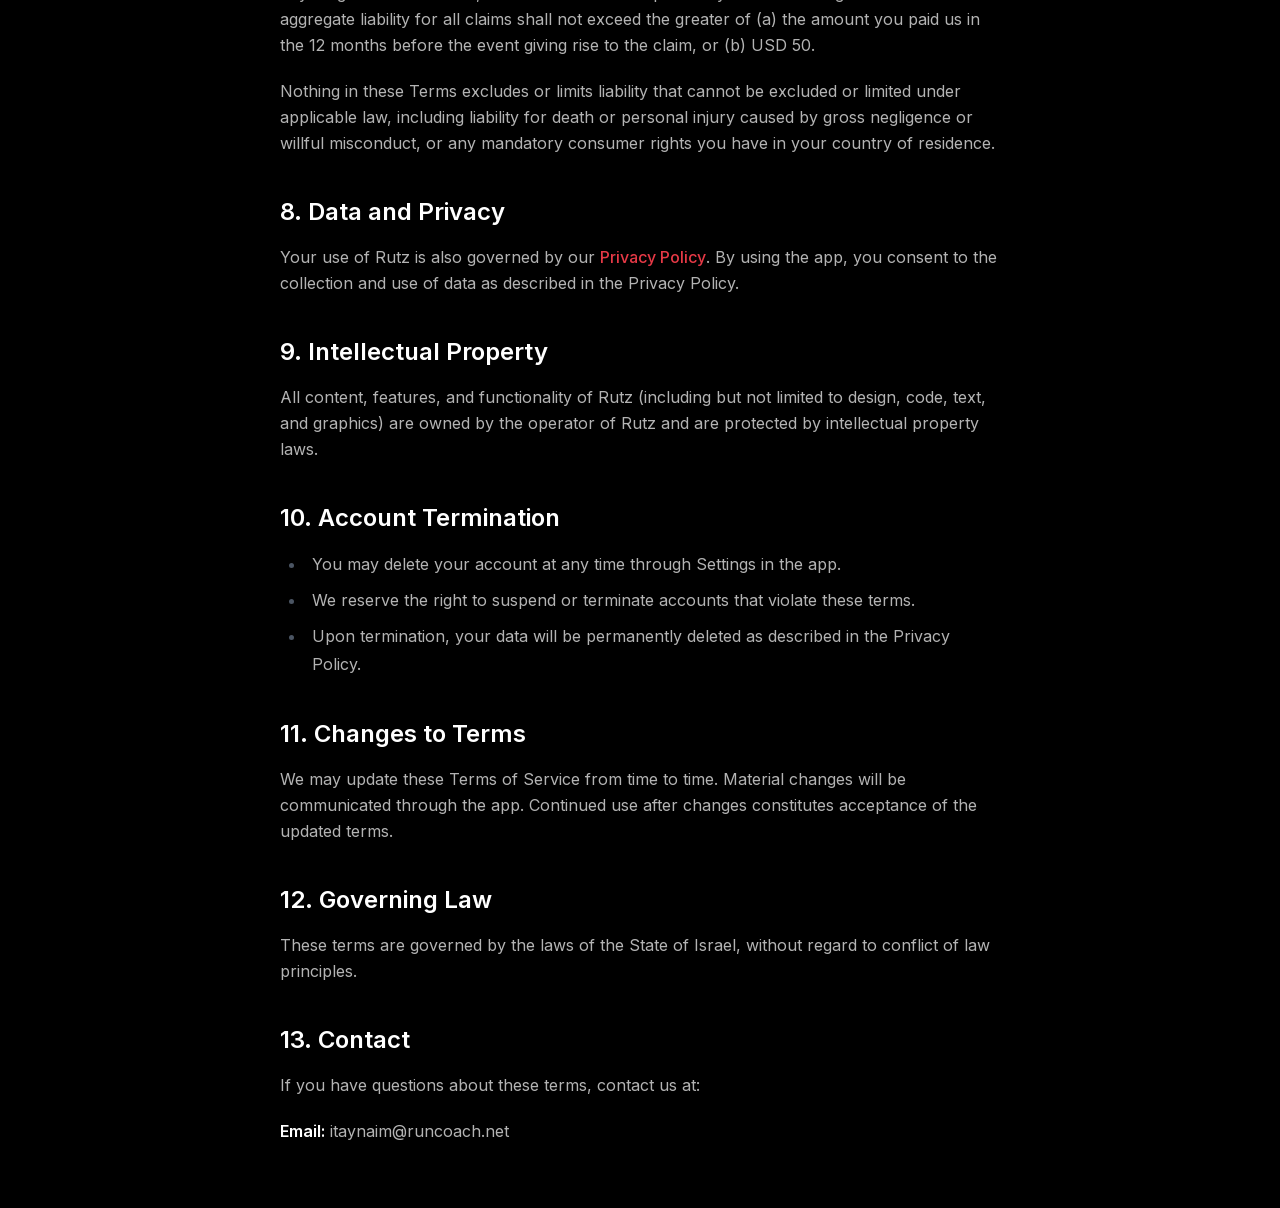
<file: terms/index.html>
<!DOCTYPE html><html lang="en" class="dark __variable_8b3a0b __variable_e896d9 __variable_aca883"><head><meta charSet="utf-8"/><meta name="viewport" content="width=device-width, initial-scale=1"/><meta name="viewport" content="width=device-width, initial-scale=1"/><link rel="preload" href="/_next/static/media/558ca1a6aa3cb55e-s.p.woff2" as="font" crossorigin="" type="font/woff2"/><link rel="preload" href="/_next/static/media/9d5a263311222317-s.p.woff2" as="font" crossorigin="" type="font/woff2"/><link rel="preload" href="/_next/static/media/e4af272ccee01ff0-s.p.woff2" as="font" crossorigin="" type="font/woff2"/><link rel="stylesheet" href="/_next/static/css/93318da67c6f3928.css" data-precedence="next"/><link rel="stylesheet" href="/_next/static/css/827d619580e954a9.css" data-precedence="next"/><link rel="preload" as="script" fetchPriority="low" href="/_next/static/chunks/webpack-51028ec9d47322b9.js"/><script src="/_next/static/chunks/fd9d1056-411c0e320fe15393.js" async=""></script><script src="/_next/static/chunks/117-0b515a46b2aa7b8b.js" async=""></script><script src="/_next/static/chunks/main-app-9476c0606d1eb202.js" async=""></script><script src="/_next/static/chunks/202-2e741534192eaf33.js" async=""></script><script src="/_next/static/chunks/app/terms/page-cb606664524e136a.js" async=""></script><meta name="theme-color" content="#0B0B0E"/><title>Terms of Service - Rutz</title><meta name="description" content="Rutz terms of service"/><meta name="keywords" content="running,AI coach,training,running analysis,Apple Watch,Garmin,waitlist"/><meta property="og:title" content="Rutz - AI Running Coach"/><meta property="og:description" content="Your running is a science. Start treating it like one. Join the waitlist for the AI coach that actually gets you."/><meta property="og:type" content="website"/><meta name="twitter:card" content="summary"/><meta name="twitter:title" content="Rutz - AI Running Coach"/><meta name="twitter:description" content="Your running is a science. Start treating it like one. Join the waitlist for the AI coach that actually gets you."/><link rel="icon" href="/favicon.ico" type="image/x-icon" sizes="16x16"/><meta name="next-size-adjust"/><script src="/_next/static/chunks/polyfills-42372ed130431b0a.js" noModule=""></script></head><body class="antialiased bg-base text-ink min-h-dvh overflow-x-hidden font-sans selection:bg-lava/30 selection:text-white"><div aria-hidden="true" class="pointer-events-none fixed inset-0 z-[1] opacity-[0.04] mix-blend-overlay" style="background-image:url(&quot;data:image/svg+xml;utf8,&lt;svg viewBox=&#x27;0 0 200 200&#x27; xmlns=&#x27;http://www.w3.org/2000/svg&#x27;&gt;&lt;filter id=&#x27;n&#x27;&gt;&lt;feTurbulence type=&#x27;fractalNoise&#x27; baseFrequency=&#x27;0.85&#x27; numOctaves=&#x27;2&#x27; stitchTiles=&#x27;stitch&#x27;/&gt;&lt;feColorMatrix values=&#x27;0 0 0 0 1  0 0 0 0 1  0 0 0 0 1  0 0 0 0.55 0&#x27;/&gt;&lt;/filter&gt;&lt;rect width=&#x27;100%&#x27; height=&#x27;100%&#x27; filter=&#x27;url(%23n)&#x27;/&gt;&lt;/svg&gt;&quot;)"></div><div class="min-h-screen bg-black"><div class="max-w-3xl mx-auto px-6 py-16"><a href="/" class="inline-flex items-center gap-2 text-sm text-white/50 hover:text-lava transition-colors duration-200 mb-8"><svg viewBox="0 0 24 24" class="w-4 h-4 fill-none stroke-current stroke-2"><path d="M19 12H5M12 19l-7-7 7-7" stroke-linecap="round" stroke-linejoin="round"></path></svg>Back to home</a><article class="prose prose-invert max-w-none prose-headings:text-white prose-h1:text-3xl prose-h1:font-bold prose-h2:text-2xl prose-h2:font-semibold prose-h2:mt-10 prose-h2:mb-4 prose-h3:text-xl prose-h3:font-semibold prose-h3:mt-6 prose-h3:mb-3 prose-p:text-white/70 prose-p:leading-relaxed prose-li:text-white/70 prose-strong:text-white prose-a:text-lava prose-a:no-underline hover:prose-a:underline prose-hr:border-white/10"><h1>Terms of Service</h1>
<p><strong>Rutz - AI Running Coach</strong>
<strong>Last Updated:</strong> June 12, 2026</p>
<hr/>
<h2>1. Acceptance of Terms</h2>
<p>By downloading, installing, or using Rutz, you agree to be bound by these Terms of Service and our <a href="PRIVACY_POLICY.md">Privacy Policy</a>. If you do not agree, do not use the app.</p>
<h2>2. Description of Service</h2>
<p>Rutz is an AI-powered running coach app that:</p>
<ul>
<li>Reads your workout and health data from Apple Health (HealthKit), with your permission</li>
<li>Analyzes your training using composite fitness scores and performance metrics computed in our own code</li>
<li>Provides AI-generated coaching insights and recommendations (via Google&#x27;s Gemini API)</li>
<li>Tracks your progress toward your training goals</li>
</ul>
<h2>3. User Accounts</h2>
<ul>
<li>An Apple Sign In account is required to use Rutz.</li>
<li>Each person may have only one account.</li>
<li>You are responsible for maintaining the security of your account.</li>
<li>You must provide accurate information when creating your account.</li>
</ul>
<h2>4. Subscriptions and Billing</h2>
<ul>
<li>Rutz offers a <strong>free tier</strong> with core features, and <strong>Rutz Premium</strong>, an auto-renewing subscription that unlocks advanced coaching, deeper analysis, and longer training history.</li>
<li>Rutz Premium is offered at <strong>$6.99 per month</strong>, billed through your Apple App Store account.</li>
<li>New subscribers receive a <strong>30-day free trial</strong>. If you do not cancel before the trial ends, the subscription converts to a paid term automatically.</li>
<li>Payment is charged to your Apple ID at confirmation of purchase. Subscriptions renew automatically unless auto-renew is turned off at least 24 hours before the end of the current period.</li>
<li>You manage or cancel your subscription in your Apple App Store account settings. Apple&#x27;s standard refund policy applies; we do not separately process App Store refunds.</li>
</ul>
<h2>5. Acceptable Use</h2>
<p>Rutz is intended for personal running and training use only. You agree not to:</p>
<ul>
<li>Use the app for any commercial purpose without permission</li>
<li>Attempt to reverse-engineer, decompile, or extract the source code</li>
<li>Interfere with or disrupt the app&#x27;s servers or infrastructure</li>
<li>Use the app in any way that violates applicable laws</li>
</ul>
<h2>6. Disclaimers</h2>
<h3>Not Medical Advice - Consult a Physician</h3>
<p>Rutz is a general fitness and informational tool. It is <strong>NOT a medical device</strong> and does <strong>NOT</strong> provide medical advice, diagnosis, treatment, or monitoring. Training plans, readiness and recovery scores, heart-rate zones, and all analyses are for general fitness and informational purposes only and are not a substitute for the advice of a qualified physician or other healthcare professional.</p>
<p><strong>Consult your physician before beginning, changing, or stopping any exercise or training program, and before relying on any guidance from Rutz</strong> - especially if you have or suspect a heart, respiratory, metabolic, or other medical condition, are pregnant or postpartum, are taking medication, or have not exercised recently. Never disregard professional medical advice or delay seeking it because of something you read or were shown in Rutz.</p>
<p><strong>Listen to your body. Stop exercising immediately and seek medical attention if you experience chest pain, shortness of breath beyond normal exertion, dizziness, faintness, irregular heartbeat, or any other concerning symptom.</strong> You are solely responsible for deciding whether any activity is safe and appropriate for you.</p>
<h3>AI-Generated Content</h3>
<p>Rutz&#x27;s coaching insights, run analyses, summaries, and chat answers are generated by a third-party large language model (Google&#x27;s Gemini). AI-generated content can be inaccurate, incomplete, outdated, or inappropriate for your situation, and may misinterpret your data. It is produced automatically without human review.</p>
<p>You must use your own judgment and <strong>must not rely solely on AI-generated content</strong> - particularly for any decision that could affect your health, safety, or training load. AI output is a suggestion, not a prescription, and does not replace professional coaching or medical advice. We do not warrant the accuracy, completeness, or fitness for any purpose of AI-generated content, and you use it at your own risk. Where AI output conflicts with the guidance of a qualified professional, follow the professional.</p>
<h3>Data Accuracy</h3>
<p>The accuracy of training data depends on your device (Apple Watch or other), its sensors, and the reliability of data synchronization. Rutz is not responsible for inaccurate data from third-party devices or services.</p>
<h2>7. Assumption of Risk and Limitation of Liability</h2>
<h3>Assumption of Risk</h3>
<p>Running and physical exercise carry inherent risks, including muscle and joint injury, cardiac events, heat illness, and, in rare cases, serious injury or death. By using Rutz and acting on any plan, score, or recommendation it provides, you voluntarily and knowingly assume all such risks. You confirm that you are physically able to participate in the activities you choose and that you have consulted a physician to the extent appropriate. You are solely responsible for your training decisions and for exercising within your own limits.</p>
<h3>Limitation of Liability</h3>
<p>Rutz is provided <strong>&quot;as-is&quot;</strong> and <strong>&quot;as-available&quot;</strong> without warranties of any kind, whether express or implied, including merchantability, fitness for a particular purpose, accuracy, and non-infringement.</p>
<p>To the maximum extent permitted by applicable law, neither Rutz nor its operator is liable for any injury, health consequence, death, data loss, service interruption, or indirect, incidental, consequential, special, or punitive damages arising out of or relating to your use of the app or any AI-generated content, even if advised of the possibility of such damages. Our total aggregate liability for all claims shall not exceed the greater of (a) the amount you paid us in the 12 months before the event giving rise to the claim, or (b) USD 50.</p>
<p>Nothing in these Terms excludes or limits liability that cannot be excluded or limited under applicable law, including liability for death or personal injury caused by gross negligence or willful misconduct, or any mandatory consumer rights you have in your country of residence.</p>
<h2>8. Data and Privacy</h2>
<p>Your use of Rutz is also governed by our <a href="PRIVACY_POLICY.md">Privacy Policy</a>. By using the app, you consent to the collection and use of data as described in the Privacy Policy.</p>
<h2>9. Intellectual Property</h2>
<p>All content, features, and functionality of Rutz (including but not limited to design, code, text, and graphics) are owned by the operator of Rutz and are protected by intellectual property laws.</p>
<h2>10. Account Termination</h2>
<ul>
<li>You may delete your account at any time through Settings in the app.</li>
<li>We reserve the right to suspend or terminate accounts that violate these terms.</li>
<li>Upon termination, your data will be permanently deleted as described in the Privacy Policy.</li>
</ul>
<h2>11. Changes to Terms</h2>
<p>We may update these Terms of Service from time to time. Material changes will be communicated through the app. Continued use after changes constitutes acceptance of the updated terms.</p>
<h2>12. Governing Law</h2>
<p>These terms are governed by the laws of the State of Israel, without regard to conflict of law principles.</p>
<h2>13. Contact</h2>
<p>If you have questions about these terms, contact us at:</p>
<p><strong>Email:</strong> itaynaim@runcoach.net</p></article></div></div><script src="/_next/static/chunks/webpack-51028ec9d47322b9.js" async=""></script><script>(self.__next_f=self.__next_f||[]).push([0]);self.__next_f.push([2,null])</script><script>self.__next_f.push([1,"1:HL[\"/_next/static/media/558ca1a6aa3cb55e-s.p.woff2\",\"font\",{\"crossOrigin\":\"\",\"type\":\"font/woff2\"}]\n2:HL[\"/_next/static/media/9d5a263311222317-s.p.woff2\",\"font\",{\"crossOrigin\":\"\",\"type\":\"font/woff2\"}]\n3:HL[\"/_next/static/media/e4af272ccee01ff0-s.p.woff2\",\"font\",{\"crossOrigin\":\"\",\"type\":\"font/woff2\"}]\n4:HL[\"/_next/static/css/93318da67c6f3928.css\",\"style\"]\n5:HL[\"/_next/static/css/827d619580e954a9.css\",\"style\"]\n"])</script><script>self.__next_f.push([1,"6:I[2846,[],\"\"]\n8:I[7219,[\"202\",\"static/chunks/202-2e741534192eaf33.js\",\"571\",\"static/chunks/app/terms/page-cb606664524e136a.js\"],\"default\"]\na:I[4707,[],\"\"]\nb:I[6423,[],\"\"]\nd:I[1060,[],\"\"]\n9:T1c6f,"])</script><script>self.__next_f.push([1,"# Terms of Service\n\n**Rutz - AI Running Coach**\n**Last Updated:** June 12, 2026\n\n---\n\n## 1. Acceptance of Terms\n\nBy downloading, installing, or using Rutz, you agree to be bound by these Terms of Service and our [Privacy Policy](PRIVACY_POLICY.md). If you do not agree, do not use the app.\n\n## 2. Description of Service\n\nRutz is an AI-powered running coach app that:\n- Reads your workout and health data from Apple Health (HealthKit), with your permission\n- Analyzes your training using composite fitness scores and performance metrics computed in our own code\n- Provides AI-generated coaching insights and recommendations (via Google's Gemini API)\n- Tracks your progress toward your training goals\n\n## 3. User Accounts\n\n- An Apple Sign In account is required to use Rutz.\n- Each person may have only one account.\n- You are responsible for maintaining the security of your account.\n- You must provide accurate information when creating your account.\n\n## 4. Subscriptions and Billing\n\n- Rutz offers a **free tier** with core features, and **Rutz Premium**, an auto-renewing subscription that unlocks advanced coaching, deeper analysis, and longer training history.\n- Rutz Premium is offered at **$6.99 per month**, billed through your Apple App Store account.\n- New subscribers receive a **30-day free trial**. If you do not cancel before the trial ends, the subscription converts to a paid term automatically.\n- Payment is charged to your Apple ID at confirmation of purchase. Subscriptions renew automatically unless auto-renew is turned off at least 24 hours before the end of the current period.\n- You manage or cancel your subscription in your Apple App Store account settings. Apple's standard refund policy applies; we do not separately process App Store refunds.\n\n## 5. Acceptable Use\n\nRutz is intended for personal running and training use only. You agree not to:\n- Use the app for any commercial purpose without permission\n- Attempt to reverse-engineer, decompile, or extract the source code\n- Interfere with or disrupt the app's servers or infrastructure\n- Use the app in any way that violates applicable laws\n\n## 6. Disclaimers\n\n### Not Medical Advice - Consult a Physician\nRutz is a general fitness and informational tool. It is **NOT a medical device** and does **NOT** provide medical advice, diagnosis, treatment, or monitoring. Training plans, readiness and recovery scores, heart-rate zones, and all analyses are for general fitness and informational purposes only and are not a substitute for the advice of a qualified physician or other healthcare professional.\n\n**Consult your physician before beginning, changing, or stopping any exercise or training program, and before relying on any guidance from Rutz** - especially if you have or suspect a heart, respiratory, metabolic, or other medical condition, are pregnant or postpartum, are taking medication, or have not exercised recently. Never disregard professional medical advice or delay seeking it because of something you read or were shown in Rutz.\n\n**Listen to your body. Stop exercising immediately and seek medical attention if you experience chest pain, shortness of breath beyond normal exertion, dizziness, faintness, irregular heartbeat, or any other concerning symptom.** You are solely responsible for deciding whether any activity is safe and appropriate for you.\n\n### AI-Generated Content\nRutz's coaching insights, run analyses, summaries, and chat answers are generated by a third-party large language model (Google's Gemini). AI-generated content can be inaccurate, incomplete, outdated, or inappropriate for your situation, and may misinterpret your data. It is produced automatically without human review.\n\nYou must use your own judgment and **must not rely solely on AI-generated content** - particularly for any decision that could affect your health, safety, or training load. AI output is a suggestion, not a prescription, and does not replace professional coaching or medical advice. We do not warrant the accuracy, completeness, or fitness for any purpose of AI-generated content, and you use it at your own risk. Where AI output conflicts with the guidance of a qualified professional, follow the professional.\n\n### Data Accuracy\nThe accuracy of training data depends on your device (Apple Watch or other), its sensors, and the reliability of data synchronization. Rutz is not responsible for inaccurate data from third-party devices or services.\n\n## 7. Assumption of Risk and Limitation of Liability\n\n### Assumption of Risk\nRunning and physical exercise carry inherent risks, including muscle and joint injury, cardiac events, heat illness, and, in rare cases, serious injury or death. By using Rutz and acting on any plan, score, or recommendation it provides, you voluntarily and knowingly assume all such risks. You confirm that you are physically able to participate in the activities you choose and that you have consulted a physician to the extent appropriate. You are solely responsible for your training decisions and for exercising within your own limits.\n\n### Limitation of Liability\nRutz is provided **\"as-is\"** and **\"as-available\"** without warranties of any kind, whether express or implied, including merchantability, fitness for a particular purpose, accuracy, and non-infringement.\n\nTo the maximum extent permitted by applicable law, neither Rutz nor its operator is liable for any injury, health consequence, death, data loss, service interruption, or indirect, incidental, consequential, special, or punitive damages arising out of or relating to your use of the app or any AI-generated content, even if advised of the possibility of such damages. Our total aggregate liability for all claims shall not exceed the greater of (a) the amount you paid us in the 12 months before the event giving rise to the claim, or (b) USD 50.\n\nNothing in these Terms excludes or limits liability that cannot be excluded or limited under applicable law, including liability for death or personal injury caused by gross negligence or willful misconduct, or any mandatory consumer rights you have in your country of residence.\n\n## 8. Data and Privacy\n\nYour use of Rutz is also governed by our [Privacy Policy](PRIVACY_POLICY.md). By using the app, you consent to the collection and use of data as described in the Privacy Policy.\n\n## 9. Intellectual Property\n\nAll content, features, and functionality of Rutz (including but not limited to design, code, text, and graphics) are owned by the operator of Rutz and are protected by intellectual property laws.\n\n## 10. Account Termination\n\n- You may delete your account at any time through Settings in the app.\n- We reserve the right to suspend or terminate accounts that violate these terms.\n- Upon termination, your data will be permanently deleted as described in the Privacy Policy.\n\n## 11. Changes to Terms\n\nWe may update these Terms of Service from time to time. Material changes will be communicated through the app. Continued use after changes constitutes acceptance of the updated terms.\n\n## 12. Governing Law\n\nThese terms are governed by the laws of the State of Israel, without regard to conflict of law principles.\n\n## 13. Contact\n\nIf you have questions about these terms, contact us at:\n\n**Email:** itaynaim@runcoach.net\n\n"])</script><script>self.__next_f.push([1,"e:[]\n"])</script><script>self.__next_f.push([1,"0:[\"$\",\"$L6\",null,{\"buildId\":\"JOihCMtp9nCXNEqsjDcaB\",\"assetPrefix\":\"\",\"urlParts\":[\"\",\"terms\",\"\"],\"initialTree\":[\"\",{\"children\":[\"terms\",{\"children\":[\"__PAGE__\",{}]}]},\"$undefined\",\"$undefined\",true],\"initialSeedData\":[\"\",{\"children\":[\"terms\",{\"children\":[\"__PAGE__\",{},[[\"$L7\",[\"$\",\"div\",null,{\"className\":\"min-h-screen bg-black\",\"children\":[\"$\",\"div\",null,{\"className\":\"max-w-3xl mx-auto px-6 py-16\",\"children\":[[\"$\",\"a\",null,{\"href\":\"/\",\"className\":\"inline-flex items-center gap-2 text-sm text-white/50 hover:text-lava transition-colors duration-200 mb-8\",\"children\":[[\"$\",\"svg\",null,{\"viewBox\":\"0 0 24 24\",\"className\":\"w-4 h-4 fill-none stroke-current stroke-2\",\"children\":[\"$\",\"path\",null,{\"d\":\"M19 12H5M12 19l-7-7 7-7\",\"strokeLinecap\":\"round\",\"strokeLinejoin\":\"round\"}]}],\"Back to home\"]}],[\"$\",\"$L8\",null,{\"content\":\"$9\"}]]}]}],null],null],null]},[null,[\"$\",\"$La\",null,{\"parallelRouterKey\":\"children\",\"segmentPath\":[\"children\",\"terms\",\"children\"],\"error\":\"$undefined\",\"errorStyles\":\"$undefined\",\"errorScripts\":\"$undefined\",\"template\":[\"$\",\"$Lb\",null,{}],\"templateStyles\":\"$undefined\",\"templateScripts\":\"$undefined\",\"notFound\":\"$undefined\",\"notFoundStyles\":\"$undefined\"}]],null]},[[[[\"$\",\"link\",\"0\",{\"rel\":\"stylesheet\",\"href\":\"/_next/static/css/93318da67c6f3928.css\",\"precedence\":\"next\",\"crossOrigin\":\"$undefined\"}],[\"$\",\"link\",\"1\",{\"rel\":\"stylesheet\",\"href\":\"/_next/static/css/827d619580e954a9.css\",\"precedence\":\"next\",\"crossOrigin\":\"$undefined\"}]],[\"$\",\"html\",null,{\"lang\":\"en\",\"className\":\"dark __variable_8b3a0b __variable_e896d9 __variable_aca883\",\"children\":[[\"$\",\"head\",null,{\"children\":[[\"$\",\"meta\",null,{\"name\":\"viewport\",\"content\":\"width=device-width, initial-scale=1\"}],[\"$\",\"meta\",null,{\"name\":\"theme-color\",\"content\":\"#0B0B0E\"}]]}],[\"$\",\"body\",null,{\"className\":\"antialiased bg-base text-ink min-h-dvh overflow-x-hidden font-sans selection:bg-lava/30 selection:text-white\",\"children\":[[\"$\",\"div\",null,{\"aria-hidden\":true,\"className\":\"pointer-events-none fixed inset-0 z-[1] opacity-[0.04] mix-blend-overlay\",\"style\":{\"backgroundImage\":\"url(\\\"data:image/svg+xml;utf8,\u003csvg viewBox='0 0 200 200' xmlns='http://www.w3.org/2000/svg'\u003e\u003cfilter id='n'\u003e\u003cfeTurbulence type='fractalNoise' baseFrequency='0.85' numOctaves='2' stitchTiles='stitch'/\u003e\u003cfeColorMatrix values='0 0 0 0 1  0 0 0 0 1  0 0 0 0 1  0 0 0 0.55 0'/\u003e\u003c/filter\u003e\u003crect width='100%' height='100%' filter='url(%23n)'/\u003e\u003c/svg\u003e\\\")\"}}],[\"$\",\"$La\",null,{\"parallelRouterKey\":\"children\",\"segmentPath\":[\"children\"],\"error\":\"$undefined\",\"errorStyles\":\"$undefined\",\"errorScripts\":\"$undefined\",\"template\":[\"$\",\"$Lb\",null,{}],\"templateStyles\":\"$undefined\",\"templateScripts\":\"$undefined\",\"notFound\":[[\"$\",\"title\",null,{\"children\":\"404: This page could not be found.\"}],[\"$\",\"div\",null,{\"style\":{\"fontFamily\":\"system-ui,\\\"Segoe UI\\\",Roboto,Helvetica,Arial,sans-serif,\\\"Apple Color Emoji\\\",\\\"Segoe UI Emoji\\\"\",\"height\":\"100vh\",\"textAlign\":\"center\",\"display\":\"flex\",\"flexDirection\":\"column\",\"alignItems\":\"center\",\"justifyContent\":\"center\"},\"children\":[\"$\",\"div\",null,{\"children\":[[\"$\",\"style\",null,{\"dangerouslySetInnerHTML\":{\"__html\":\"body{color:#000;background:#fff;margin:0}.next-error-h1{border-right:1px solid rgba(0,0,0,.3)}@media (prefers-color-scheme:dark){body{color:#fff;background:#000}.next-error-h1{border-right:1px solid rgba(255,255,255,.3)}}\"}}],[\"$\",\"h1\",null,{\"className\":\"next-error-h1\",\"style\":{\"display\":\"inline-block\",\"margin\":\"0 20px 0 0\",\"padding\":\"0 23px 0 0\",\"fontSize\":24,\"fontWeight\":500,\"verticalAlign\":\"top\",\"lineHeight\":\"49px\"},\"children\":\"404\"}],[\"$\",\"div\",null,{\"style\":{\"display\":\"inline-block\"},\"children\":[\"$\",\"h2\",null,{\"style\":{\"fontSize\":14,\"fontWeight\":400,\"lineHeight\":\"49px\",\"margin\":0},\"children\":\"This page could not be found.\"}]}]]}]}]],\"notFoundStyles\":[]}]]}]]}]],null],null],\"couldBeIntercepted\":false,\"initialHead\":[null,\"$Lc\"],\"globalErrorComponent\":\"$d\",\"missingSlots\":\"$We\"}]\n"])</script><script>self.__next_f.push([1,"c:[[\"$\",\"meta\",\"0\",{\"name\":\"viewport\",\"content\":\"width=device-width, initial-scale=1\"}],[\"$\",\"meta\",\"1\",{\"charSet\":\"utf-8\"}],[\"$\",\"title\",\"2\",{\"children\":\"Terms of Service - Rutz\"}],[\"$\",\"meta\",\"3\",{\"name\":\"description\",\"content\":\"Rutz terms of service\"}],[\"$\",\"meta\",\"4\",{\"name\":\"keywords\",\"content\":\"running,AI coach,training,running analysis,Apple Watch,Garmin,waitlist\"}],[\"$\",\"meta\",\"5\",{\"property\":\"og:title\",\"content\":\"Rutz - AI Running Coach\"}],[\"$\",\"meta\",\"6\",{\"property\":\"og:description\",\"content\":\"Your running is a science. Start treating it like one. Join the waitlist for the AI coach that actually gets you.\"}],[\"$\",\"meta\",\"7\",{\"property\":\"og:type\",\"content\":\"website\"}],[\"$\",\"meta\",\"8\",{\"name\":\"twitter:card\",\"content\":\"summary\"}],[\"$\",\"meta\",\"9\",{\"name\":\"twitter:title\",\"content\":\"Rutz - AI Running Coach\"}],[\"$\",\"meta\",\"10\",{\"name\":\"twitter:description\",\"content\":\"Your running is a science. Start treating it like one. Join the waitlist for the AI coach that actually gets you.\"}],[\"$\",\"link\",\"11\",{\"rel\":\"icon\",\"href\":\"/favicon.ico\",\"type\":\"image/x-icon\",\"sizes\":\"16x16\"}],[\"$\",\"meta\",\"12\",{\"name\":\"next-size-adjust\"}]]\n7:null\n"])</script></body></html>
</file>
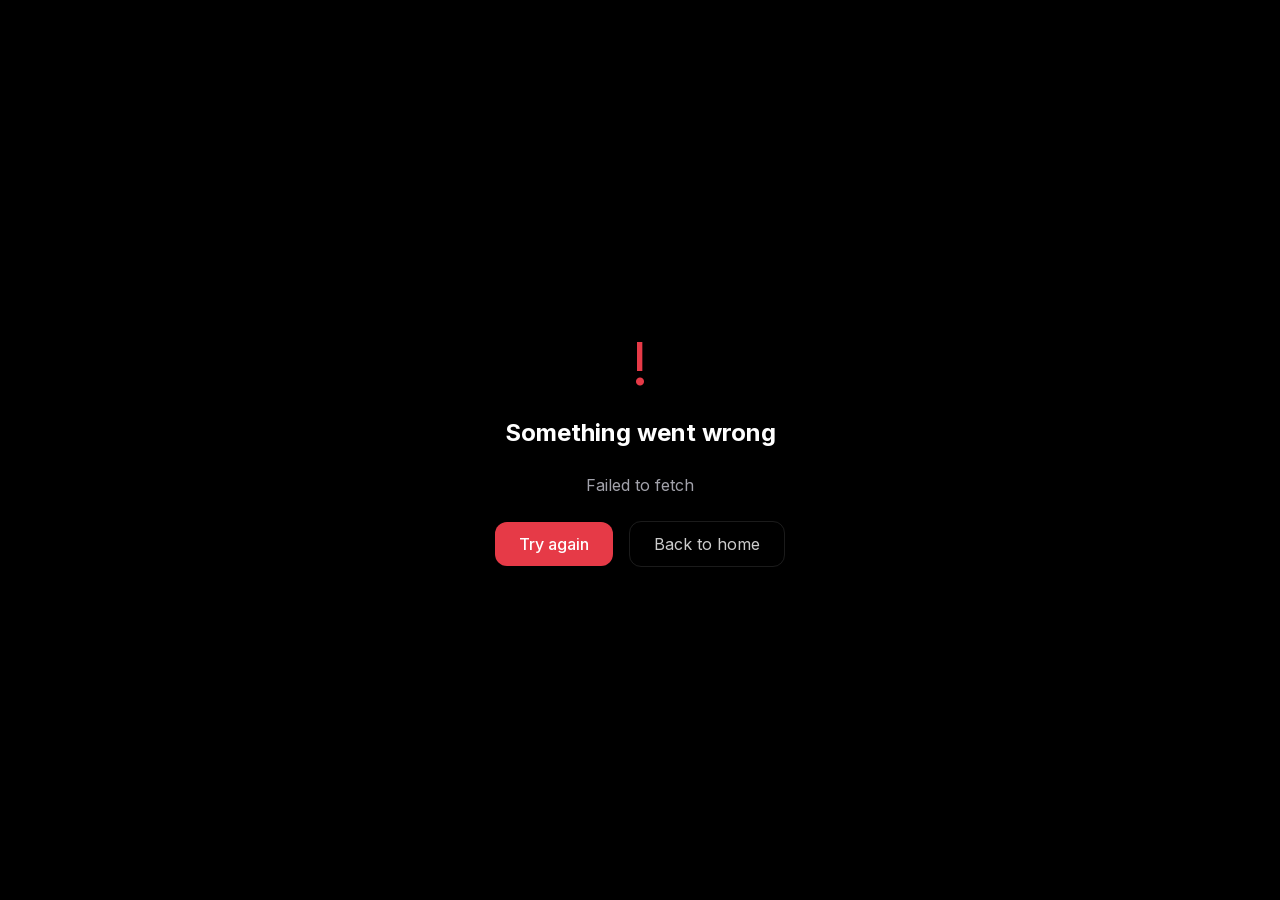
<file: dashboard/_/index.html>
<!DOCTYPE html><html lang="en" class="dark __variable_8b3a0b __variable_e896d9 __variable_aca883"><head><meta charSet="utf-8"/><meta name="viewport" content="width=device-width, initial-scale=1"/><meta name="viewport" content="width=device-width, initial-scale=1"/><link rel="preload" href="/_next/static/media/558ca1a6aa3cb55e-s.p.woff2" as="font" crossorigin="" type="font/woff2"/><link rel="preload" href="/_next/static/media/9d5a263311222317-s.p.woff2" as="font" crossorigin="" type="font/woff2"/><link rel="preload" href="/_next/static/media/e4af272ccee01ff0-s.p.woff2" as="font" crossorigin="" type="font/woff2"/><link rel="stylesheet" href="/_next/static/css/93318da67c6f3928.css" data-precedence="next"/><link rel="stylesheet" href="/_next/static/css/827d619580e954a9.css" data-precedence="next"/><link rel="preload" as="script" fetchPriority="low" href="/_next/static/chunks/webpack-51028ec9d47322b9.js"/><script src="/_next/static/chunks/fd9d1056-411c0e320fe15393.js" async=""></script><script src="/_next/static/chunks/117-0b515a46b2aa7b8b.js" async=""></script><script src="/_next/static/chunks/main-app-9476c0606d1eb202.js" async=""></script><script src="/_next/static/chunks/429-2431653a9398aa2c.js" async=""></script><script src="/_next/static/chunks/648-f6d1fe1e15dba17c.js" async=""></script><script src="/_next/static/chunks/app/dashboard/%5Bcode%5D/page-5bc37bb08e51183c.js" async=""></script><meta name="theme-color" content="#0B0B0E"/><title>Rutz - AI Running Coach</title><meta name="description" content="Your running is a science. Rutz is the AI coach that reads every metric your watch records, scores every session, and tells you exactly what to do next. Built for Apple Watch."/><meta name="keywords" content="running,AI coach,training,running analysis,Apple Watch,Garmin,waitlist"/><meta property="og:title" content="Rutz - AI Running Coach"/><meta property="og:description" content="Your running is a science. Start treating it like one. Join the waitlist for the AI coach that actually gets you."/><meta property="og:type" content="website"/><meta name="twitter:card" content="summary"/><meta name="twitter:title" content="Rutz - AI Running Coach"/><meta name="twitter:description" content="Your running is a science. Start treating it like one. Join the waitlist for the AI coach that actually gets you."/><link rel="icon" href="/favicon.ico" type="image/x-icon" sizes="16x16"/><meta name="next-size-adjust"/><script src="/_next/static/chunks/polyfills-42372ed130431b0a.js" noModule=""></script></head><body class="antialiased bg-base text-ink min-h-dvh overflow-x-hidden font-sans selection:bg-lava/30 selection:text-white"><div aria-hidden="true" class="pointer-events-none fixed inset-0 z-[1] opacity-[0.04] mix-blend-overlay" style="background-image:url(&quot;data:image/svg+xml;utf8,&lt;svg viewBox=&#x27;0 0 200 200&#x27; xmlns=&#x27;http://www.w3.org/2000/svg&#x27;&gt;&lt;filter id=&#x27;n&#x27;&gt;&lt;feTurbulence type=&#x27;fractalNoise&#x27; baseFrequency=&#x27;0.85&#x27; numOctaves=&#x27;2&#x27; stitchTiles=&#x27;stitch&#x27;/&gt;&lt;feColorMatrix values=&#x27;0 0 0 0 1  0 0 0 0 1  0 0 0 0 1  0 0 0 0.55 0&#x27;/&gt;&lt;/filter&gt;&lt;rect width=&#x27;100%&#x27; height=&#x27;100%&#x27; filter=&#x27;url(%23n)&#x27;/&gt;&lt;/svg&gt;&quot;)"></div><main class="min-h-screen bg-black px-4 py-12 md:py-20"><div class="mx-auto max-w-xl space-y-10"><div class="flex justify-center"><div class="h-9 w-64 rounded-lg bg-surface-light animate-pulse"></div></div><div class="flex justify-center"><div class="w-[180px] h-[180px] rounded-full bg-surface-light animate-pulse"></div></div><div class="grid grid-cols-3 gap-3"><div class="glass-card px-4 py-5"><div class="h-7 w-12 mx-auto rounded bg-surface animate-pulse"></div><div class="h-3 w-20 mx-auto mt-2 rounded bg-surface animate-pulse"></div></div><div class="glass-card px-4 py-5"><div class="h-7 w-12 mx-auto rounded bg-surface animate-pulse"></div><div class="h-3 w-20 mx-auto mt-2 rounded bg-surface animate-pulse"></div></div><div class="glass-card px-4 py-5"><div class="h-7 w-12 mx-auto rounded bg-surface animate-pulse"></div><div class="h-3 w-20 mx-auto mt-2 rounded bg-surface animate-pulse"></div></div></div><div class="glass-card px-5 py-4"><div class="h-4 w-32 mx-auto rounded bg-surface animate-pulse"></div><div class="h-4 w-48 mx-auto mt-2 rounded bg-surface animate-pulse"></div></div><div><div class="h-5 w-44 rounded bg-surface-light animate-pulse mb-3"></div><div class="glass-card px-5 py-8"><div class="h-4 w-56 mx-auto rounded bg-surface animate-pulse"></div></div></div></div></main><script src="/_next/static/chunks/webpack-51028ec9d47322b9.js" async=""></script><script>(self.__next_f=self.__next_f||[]).push([0]);self.__next_f.push([2,null])</script><script>self.__next_f.push([1,"1:HL[\"/_next/static/media/558ca1a6aa3cb55e-s.p.woff2\",\"font\",{\"crossOrigin\":\"\",\"type\":\"font/woff2\"}]\n2:HL[\"/_next/static/media/9d5a263311222317-s.p.woff2\",\"font\",{\"crossOrigin\":\"\",\"type\":\"font/woff2\"}]\n3:HL[\"/_next/static/media/e4af272ccee01ff0-s.p.woff2\",\"font\",{\"crossOrigin\":\"\",\"type\":\"font/woff2\"}]\n4:HL[\"/_next/static/css/93318da67c6f3928.css\",\"style\"]\n5:HL[\"/_next/static/css/827d619580e954a9.css\",\"style\"]\n"])</script><script>self.__next_f.push([1,"6:I[2846,[],\"\"]\n8:I[7609,[\"429\",\"static/chunks/429-2431653a9398aa2c.js\",\"648\",\"static/chunks/648-f6d1fe1e15dba17c.js\",\"120\",\"static/chunks/app/dashboard/%5Bcode%5D/page-5bc37bb08e51183c.js\"],\"default\"]\n9:I[4707,[],\"\"]\nb:I[6423,[],\"\"]\nd:I[1060,[],\"\"]\na:[\"code\",\"_\",\"d\"]\ne:[]\n"])</script><script>self.__next_f.push([1,"0:[\"$\",\"$L6\",null,{\"buildId\":\"JOihCMtp9nCXNEqsjDcaB\",\"assetPrefix\":\"\",\"urlParts\":[\"\",\"dashboard\",\"_\",\"\"],\"initialTree\":[\"\",{\"children\":[\"dashboard\",{\"children\":[[\"code\",\"_\",\"d\"],{\"children\":[\"__PAGE__?{\\\"code\\\":\\\"_\\\"}\",{}]}]}]},\"$undefined\",\"$undefined\",true],\"initialSeedData\":[\"\",{\"children\":[\"dashboard\",{\"children\":[[\"code\",\"_\",\"d\"],{\"children\":[\"__PAGE__\",{},[[\"$L7\",[\"$\",\"$L8\",null,{}],null],null],null]},[null,[\"$\",\"$L9\",null,{\"parallelRouterKey\":\"children\",\"segmentPath\":[\"children\",\"dashboard\",\"children\",\"$a\",\"children\"],\"error\":\"$undefined\",\"errorStyles\":\"$undefined\",\"errorScripts\":\"$undefined\",\"template\":[\"$\",\"$Lb\",null,{}],\"templateStyles\":\"$undefined\",\"templateScripts\":\"$undefined\",\"notFound\":\"$undefined\",\"notFoundStyles\":\"$undefined\"}]],null]},[null,[\"$\",\"$L9\",null,{\"parallelRouterKey\":\"children\",\"segmentPath\":[\"children\",\"dashboard\",\"children\"],\"error\":\"$undefined\",\"errorStyles\":\"$undefined\",\"errorScripts\":\"$undefined\",\"template\":[\"$\",\"$Lb\",null,{}],\"templateStyles\":\"$undefined\",\"templateScripts\":\"$undefined\",\"notFound\":\"$undefined\",\"notFoundStyles\":\"$undefined\"}]],null]},[[[[\"$\",\"link\",\"0\",{\"rel\":\"stylesheet\",\"href\":\"/_next/static/css/93318da67c6f3928.css\",\"precedence\":\"next\",\"crossOrigin\":\"$undefined\"}],[\"$\",\"link\",\"1\",{\"rel\":\"stylesheet\",\"href\":\"/_next/static/css/827d619580e954a9.css\",\"precedence\":\"next\",\"crossOrigin\":\"$undefined\"}]],[\"$\",\"html\",null,{\"lang\":\"en\",\"className\":\"dark __variable_8b3a0b __variable_e896d9 __variable_aca883\",\"children\":[[\"$\",\"head\",null,{\"children\":[[\"$\",\"meta\",null,{\"name\":\"viewport\",\"content\":\"width=device-width, initial-scale=1\"}],[\"$\",\"meta\",null,{\"name\":\"theme-color\",\"content\":\"#0B0B0E\"}]]}],[\"$\",\"body\",null,{\"className\":\"antialiased bg-base text-ink min-h-dvh overflow-x-hidden font-sans selection:bg-lava/30 selection:text-white\",\"children\":[[\"$\",\"div\",null,{\"aria-hidden\":true,\"className\":\"pointer-events-none fixed inset-0 z-[1] opacity-[0.04] mix-blend-overlay\",\"style\":{\"backgroundImage\":\"url(\\\"data:image/svg+xml;utf8,\u003csvg viewBox='0 0 200 200' xmlns='http://www.w3.org/2000/svg'\u003e\u003cfilter id='n'\u003e\u003cfeTurbulence type='fractalNoise' baseFrequency='0.85' numOctaves='2' stitchTiles='stitch'/\u003e\u003cfeColorMatrix values='0 0 0 0 1  0 0 0 0 1  0 0 0 0 1  0 0 0 0.55 0'/\u003e\u003c/filter\u003e\u003crect width='100%' height='100%' filter='url(%23n)'/\u003e\u003c/svg\u003e\\\")\"}}],[\"$\",\"$L9\",null,{\"parallelRouterKey\":\"children\",\"segmentPath\":[\"children\"],\"error\":\"$undefined\",\"errorStyles\":\"$undefined\",\"errorScripts\":\"$undefined\",\"template\":[\"$\",\"$Lb\",null,{}],\"templateStyles\":\"$undefined\",\"templateScripts\":\"$undefined\",\"notFound\":[[\"$\",\"title\",null,{\"children\":\"404: This page could not be found.\"}],[\"$\",\"div\",null,{\"style\":{\"fontFamily\":\"system-ui,\\\"Segoe UI\\\",Roboto,Helvetica,Arial,sans-serif,\\\"Apple Color Emoji\\\",\\\"Segoe UI Emoji\\\"\",\"height\":\"100vh\",\"textAlign\":\"center\",\"display\":\"flex\",\"flexDirection\":\"column\",\"alignItems\":\"center\",\"justifyContent\":\"center\"},\"children\":[\"$\",\"div\",null,{\"children\":[[\"$\",\"style\",null,{\"dangerouslySetInnerHTML\":{\"__html\":\"body{color:#000;background:#fff;margin:0}.next-error-h1{border-right:1px solid rgba(0,0,0,.3)}@media (prefers-color-scheme:dark){body{color:#fff;background:#000}.next-error-h1{border-right:1px solid rgba(255,255,255,.3)}}\"}}],[\"$\",\"h1\",null,{\"className\":\"next-error-h1\",\"style\":{\"display\":\"inline-block\",\"margin\":\"0 20px 0 0\",\"padding\":\"0 23px 0 0\",\"fontSize\":24,\"fontWeight\":500,\"verticalAlign\":\"top\",\"lineHeight\":\"49px\"},\"children\":\"404\"}],[\"$\",\"div\",null,{\"style\":{\"display\":\"inline-block\"},\"children\":[\"$\",\"h2\",null,{\"style\":{\"fontSize\":14,\"fontWeight\":400,\"lineHeight\":\"49px\",\"margin\":0},\"children\":\"This page could not be found.\"}]}]]}]}]],\"notFoundStyles\":[]}]]}]]}]],null],null],\"couldBeIntercepted\":false,\"initialHead\":[null,\"$Lc\"],\"globalErrorComponent\":\"$d\",\"missingSlots\":\"$We\"}]\n"])</script><script>self.__next_f.push([1,"c:[[\"$\",\"meta\",\"0\",{\"name\":\"viewport\",\"content\":\"width=device-width, initial-scale=1\"}],[\"$\",\"meta\",\"1\",{\"charSet\":\"utf-8\"}],[\"$\",\"title\",\"2\",{\"children\":\"Rutz - AI Running Coach\"}],[\"$\",\"meta\",\"3\",{\"name\":\"description\",\"content\":\"Your running is a science. Rutz is the AI coach that reads every metric your watch records, scores every session, and tells you exactly what to do next. Built for Apple Watch.\"}],[\"$\",\"meta\",\"4\",{\"name\":\"keywords\",\"content\":\"running,AI coach,training,running analysis,Apple Watch,Garmin,waitlist\"}],[\"$\",\"meta\",\"5\",{\"property\":\"og:title\",\"content\":\"Rutz - AI Running Coach\"}],[\"$\",\"meta\",\"6\",{\"property\":\"og:description\",\"content\":\"Your running is a science. Start treating it like one. Join the waitlist for the AI coach that actually gets you.\"}],[\"$\",\"meta\",\"7\",{\"property\":\"og:type\",\"content\":\"website\"}],[\"$\",\"meta\",\"8\",{\"name\":\"twitter:card\",\"content\":\"summary\"}],[\"$\",\"meta\",\"9\",{\"name\":\"twitter:title\",\"content\":\"Rutz - AI Running Coach\"}],[\"$\",\"meta\",\"10\",{\"name\":\"twitter:description\",\"content\":\"Your running is a science. Start treating it like one. Join the waitlist for the AI coach that actually gets you.\"}],[\"$\",\"link\",\"11\",{\"rel\":\"icon\",\"href\":\"/favicon.ico\",\"type\":\"image/x-icon\",\"sizes\":\"16x16\"}],[\"$\",\"meta\",\"12\",{\"name\":\"next-size-adjust\"}]]\n7:null\n"])</script></body></html>
</file>
<file: _next/static/css/93318da67c6f3928.css>
@font-face{font-family:__Inter_8b3a0b;font-style:normal;font-weight:400;font-display:swap;src:url(/_next/static/media/ba9851c3c22cd980-s.woff2) format("woff2");unicode-range:u+0460-052f,u+1c80-1c8a,u+20b4,u+2de0-2dff,u+a640-a69f,u+fe2e-fe2f}@font-face{font-family:__Inter_8b3a0b;font-style:normal;font-weight:400;font-display:swap;src:url(/_next/static/media/21350d82a1f187e9-s.woff2) format("woff2");unicode-range:u+0301,u+0400-045f,u+0490-0491,u+04b0-04b1,u+2116}@font-face{font-family:__Inter_8b3a0b;font-style:normal;font-weight:400;font-display:swap;src:url(/_next/static/media/c5fe6dc8356a8c31-s.woff2) format("woff2");unicode-range:u+1f??}@font-face{font-family:__Inter_8b3a0b;font-style:normal;font-weight:400;font-display:swap;src:url(/_next/static/media/19cfc7226ec3afaa-s.woff2) format("woff2");unicode-range:u+0370-0377,u+037a-037f,u+0384-038a,u+038c,u+038e-03a1,u+03a3-03ff}@font-face{font-family:__Inter_8b3a0b;font-style:normal;font-weight:400;font-display:swap;src:url(/_next/static/media/df0a9ae256c0569c-s.woff2) format("woff2");unicode-range:u+0102-0103,u+0110-0111,u+0128-0129,u+0168-0169,u+01a0-01a1,u+01af-01b0,u+0300-0301,u+0303-0304,u+0308-0309,u+0323,u+0329,u+1ea0-1ef9,u+20ab}@font-face{font-family:__Inter_8b3a0b;font-style:normal;font-weight:400;font-display:swap;src:url(/_next/static/media/8e9860b6e62d6359-s.woff2) format("woff2");unicode-range:u+0100-02ba,u+02bd-02c5,u+02c7-02cc,u+02ce-02d7,u+02dd-02ff,u+0304,u+0308,u+0329,u+1d00-1dbf,u+1e00-1e9f,u+1ef2-1eff,u+2020,u+20a0-20ab,u+20ad-20c0,u+2113,u+2c60-2c7f,u+a720-a7ff}@font-face{font-family:__Inter_8b3a0b;font-style:normal;font-weight:400;font-display:swap;src:url(/_next/static/media/e4af272ccee01ff0-s.p.woff2) format("woff2");unicode-range:u+00??,u+0131,u+0152-0153,u+02bb-02bc,u+02c6,u+02da,u+02dc,u+0304,u+0308,u+0329,u+2000-206f,u+20ac,u+2122,u+2191,u+2193,u+2212,u+2215,u+feff,u+fffd}@font-face{font-family:__Inter_8b3a0b;font-style:normal;font-weight:500;font-display:swap;src:url(/_next/static/media/ba9851c3c22cd980-s.woff2) format("woff2");unicode-range:u+0460-052f,u+1c80-1c8a,u+20b4,u+2de0-2dff,u+a640-a69f,u+fe2e-fe2f}@font-face{font-family:__Inter_8b3a0b;font-style:normal;font-weight:500;font-display:swap;src:url(/_next/static/media/21350d82a1f187e9-s.woff2) format("woff2");unicode-range:u+0301,u+0400-045f,u+0490-0491,u+04b0-04b1,u+2116}@font-face{font-family:__Inter_8b3a0b;font-style:normal;font-weight:500;font-display:swap;src:url(/_next/static/media/c5fe6dc8356a8c31-s.woff2) format("woff2");unicode-range:u+1f??}@font-face{font-family:__Inter_8b3a0b;font-style:normal;font-weight:500;font-display:swap;src:url(/_next/static/media/19cfc7226ec3afaa-s.woff2) format("woff2");unicode-range:u+0370-0377,u+037a-037f,u+0384-038a,u+038c,u+038e-03a1,u+03a3-03ff}@font-face{font-family:__Inter_8b3a0b;font-style:normal;font-weight:500;font-display:swap;src:url(/_next/static/media/df0a9ae256c0569c-s.woff2) format("woff2");unicode-range:u+0102-0103,u+0110-0111,u+0128-0129,u+0168-0169,u+01a0-01a1,u+01af-01b0,u+0300-0301,u+0303-0304,u+0308-0309,u+0323,u+0329,u+1ea0-1ef9,u+20ab}@font-face{font-family:__Inter_8b3a0b;font-style:normal;font-weight:500;font-display:swap;src:url(/_next/static/media/8e9860b6e62d6359-s.woff2) format("woff2");unicode-range:u+0100-02ba,u+02bd-02c5,u+02c7-02cc,u+02ce-02d7,u+02dd-02ff,u+0304,u+0308,u+0329,u+1d00-1dbf,u+1e00-1e9f,u+1ef2-1eff,u+2020,u+20a0-20ab,u+20ad-20c0,u+2113,u+2c60-2c7f,u+a720-a7ff}@font-face{font-family:__Inter_8b3a0b;font-style:normal;font-weight:500;font-display:swap;src:url(/_next/static/media/e4af272ccee01ff0-s.p.woff2) format("woff2");unicode-range:u+00??,u+0131,u+0152-0153,u+02bb-02bc,u+02c6,u+02da,u+02dc,u+0304,u+0308,u+0329,u+2000-206f,u+20ac,u+2122,u+2191,u+2193,u+2212,u+2215,u+feff,u+fffd}@font-face{font-family:__Inter_8b3a0b;font-style:normal;font-weight:600;font-display:swap;src:url(/_next/static/media/ba9851c3c22cd980-s.woff2) format("woff2");unicode-range:u+0460-052f,u+1c80-1c8a,u+20b4,u+2de0-2dff,u+a640-a69f,u+fe2e-fe2f}@font-face{font-family:__Inter_8b3a0b;font-style:normal;font-weight:600;font-display:swap;src:url(/_next/static/media/21350d82a1f187e9-s.woff2) format("woff2");unicode-range:u+0301,u+0400-045f,u+0490-0491,u+04b0-04b1,u+2116}@font-face{font-family:__Inter_8b3a0b;font-style:normal;font-weight:600;font-display:swap;src:url(/_next/static/media/c5fe6dc8356a8c31-s.woff2) format("woff2");unicode-range:u+1f??}@font-face{font-family:__Inter_8b3a0b;font-style:normal;font-weight:600;font-display:swap;src:url(/_next/static/media/19cfc7226ec3afaa-s.woff2) format("woff2");unicode-range:u+0370-0377,u+037a-037f,u+0384-038a,u+038c,u+038e-03a1,u+03a3-03ff}@font-face{font-family:__Inter_8b3a0b;font-style:normal;font-weight:600;font-display:swap;src:url(/_next/static/media/df0a9ae256c0569c-s.woff2) format("woff2");unicode-range:u+0102-0103,u+0110-0111,u+0128-0129,u+0168-0169,u+01a0-01a1,u+01af-01b0,u+0300-0301,u+0303-0304,u+0308-0309,u+0323,u+0329,u+1ea0-1ef9,u+20ab}@font-face{font-family:__Inter_8b3a0b;font-style:normal;font-weight:600;font-display:swap;src:url(/_next/static/media/8e9860b6e62d6359-s.woff2) format("woff2");unicode-range:u+0100-02ba,u+02bd-02c5,u+02c7-02cc,u+02ce-02d7,u+02dd-02ff,u+0304,u+0308,u+0329,u+1d00-1dbf,u+1e00-1e9f,u+1ef2-1eff,u+2020,u+20a0-20ab,u+20ad-20c0,u+2113,u+2c60-2c7f,u+a720-a7ff}@font-face{font-family:__Inter_8b3a0b;font-style:normal;font-weight:600;font-display:swap;src:url(/_next/static/media/e4af272ccee01ff0-s.p.woff2) format("woff2");unicode-range:u+00??,u+0131,u+0152-0153,u+02bb-02bc,u+02c6,u+02da,u+02dc,u+0304,u+0308,u+0329,u+2000-206f,u+20ac,u+2122,u+2191,u+2193,u+2212,u+2215,u+feff,u+fffd}@font-face{font-family:__Inter_8b3a0b;font-style:normal;font-weight:700;font-display:swap;src:url(/_next/static/media/ba9851c3c22cd980-s.woff2) format("woff2");unicode-range:u+0460-052f,u+1c80-1c8a,u+20b4,u+2de0-2dff,u+a640-a69f,u+fe2e-fe2f}@font-face{font-family:__Inter_8b3a0b;font-style:normal;font-weight:700;font-display:swap;src:url(/_next/static/media/21350d82a1f187e9-s.woff2) format("woff2");unicode-range:u+0301,u+0400-045f,u+0490-0491,u+04b0-04b1,u+2116}@font-face{font-family:__Inter_8b3a0b;font-style:normal;font-weight:700;font-display:swap;src:url(/_next/static/media/c5fe6dc8356a8c31-s.woff2) format("woff2");unicode-range:u+1f??}@font-face{font-family:__Inter_8b3a0b;font-style:normal;font-weight:700;font-display:swap;src:url(/_next/static/media/19cfc7226ec3afaa-s.woff2) format("woff2");unicode-range:u+0370-0377,u+037a-037f,u+0384-038a,u+038c,u+038e-03a1,u+03a3-03ff}@font-face{font-family:__Inter_8b3a0b;font-style:normal;font-weight:700;font-display:swap;src:url(/_next/static/media/df0a9ae256c0569c-s.woff2) format("woff2");unicode-range:u+0102-0103,u+0110-0111,u+0128-0129,u+0168-0169,u+01a0-01a1,u+01af-01b0,u+0300-0301,u+0303-0304,u+0308-0309,u+0323,u+0329,u+1ea0-1ef9,u+20ab}@font-face{font-family:__Inter_8b3a0b;font-style:normal;font-weight:700;font-display:swap;src:url(/_next/static/media/8e9860b6e62d6359-s.woff2) format("woff2");unicode-range:u+0100-02ba,u+02bd-02c5,u+02c7-02cc,u+02ce-02d7,u+02dd-02ff,u+0304,u+0308,u+0329,u+1d00-1dbf,u+1e00-1e9f,u+1ef2-1eff,u+2020,u+20a0-20ab,u+20ad-20c0,u+2113,u+2c60-2c7f,u+a720-a7ff}@font-face{font-family:__Inter_8b3a0b;font-style:normal;font-weight:700;font-display:swap;src:url(/_next/static/media/e4af272ccee01ff0-s.p.woff2) format("woff2");unicode-range:u+00??,u+0131,u+0152-0153,u+02bb-02bc,u+02c6,u+02da,u+02dc,u+0304,u+0308,u+0329,u+2000-206f,u+20ac,u+2122,u+2191,u+2193,u+2212,u+2215,u+feff,u+fffd}@font-face{font-family:__Inter_Fallback_8b3a0b;src:local("Arial");ascent-override:90.49%;descent-override:22.56%;line-gap-override:0.00%;size-adjust:107.06%}.__className_8b3a0b{font-family:__Inter_8b3a0b,__Inter_Fallback_8b3a0b;font-style:normal}.__variable_8b3a0b{--font-sans:"__Inter_8b3a0b","__Inter_Fallback_8b3a0b"}@font-face{font-family:__JetBrains_Mono_e896d9;font-style:normal;font-weight:400;font-display:swap;src:url(/_next/static/media/edc640959b0c7826-s.woff2) format("woff2");unicode-range:u+0460-052f,u+1c80-1c8a,u+20b4,u+2de0-2dff,u+a640-a69f,u+fe2e-fe2f}@font-face{font-family:__JetBrains_Mono_e896d9;font-style:normal;font-weight:400;font-display:swap;src:url(/_next/static/media/ac0e76ddaeeb7981-s.woff2) format("woff2");unicode-range:u+0301,u+0400-045f,u+0490-0491,u+04b0-04b1,u+2116}@font-face{font-family:__JetBrains_Mono_e896d9;font-style:normal;font-weight:400;font-display:swap;src:url(/_next/static/media/64d784ea54a4acde-s.woff2) format("woff2");unicode-range:u+0370-0377,u+037a-037f,u+0384-038a,u+038c,u+038e-03a1,u+03a3-03ff}@font-face{font-family:__JetBrains_Mono_e896d9;font-style:normal;font-weight:400;font-display:swap;src:url(/_next/static/media/ff71da380fbe67dd-s.woff2) format("woff2");unicode-range:u+0102-0103,u+0110-0111,u+0128-0129,u+0168-0169,u+01a0-01a1,u+01af-01b0,u+0300-0301,u+0303-0304,u+0308-0309,u+0323,u+0329,u+1ea0-1ef9,u+20ab}@font-face{font-family:__JetBrains_Mono_e896d9;font-style:normal;font-weight:400;font-display:swap;src:url(/_next/static/media/6d831b18ae5b01dc-s.woff2) format("woff2");unicode-range:u+0100-02ba,u+02bd-02c5,u+02c7-02cc,u+02ce-02d7,u+02dd-02ff,u+0304,u+0308,u+0329,u+1d00-1dbf,u+1e00-1e9f,u+1ef2-1eff,u+2020,u+20a0-20ab,u+20ad-20c0,u+2113,u+2c60-2c7f,u+a720-a7ff}@font-face{font-family:__JetBrains_Mono_e896d9;font-style:normal;font-weight:400;font-display:swap;src:url(/_next/static/media/558ca1a6aa3cb55e-s.p.woff2) format("woff2");unicode-range:u+00??,u+0131,u+0152-0153,u+02bb-02bc,u+02c6,u+02da,u+02dc,u+0304,u+0308,u+0329,u+2000-206f,u+20ac,u+2122,u+2191,u+2193,u+2212,u+2215,u+feff,u+fffd}@font-face{font-family:__JetBrains_Mono_e896d9;font-style:normal;font-weight:500;font-display:swap;src:url(/_next/static/media/edc640959b0c7826-s.woff2) format("woff2");unicode-range:u+0460-052f,u+1c80-1c8a,u+20b4,u+2de0-2dff,u+a640-a69f,u+fe2e-fe2f}@font-face{font-family:__JetBrains_Mono_e896d9;font-style:normal;font-weight:500;font-display:swap;src:url(/_next/static/media/ac0e76ddaeeb7981-s.woff2) format("woff2");unicode-range:u+0301,u+0400-045f,u+0490-0491,u+04b0-04b1,u+2116}@font-face{font-family:__JetBrains_Mono_e896d9;font-style:normal;font-weight:500;font-display:swap;src:url(/_next/static/media/64d784ea54a4acde-s.woff2) format("woff2");unicode-range:u+0370-0377,u+037a-037f,u+0384-038a,u+038c,u+038e-03a1,u+03a3-03ff}@font-face{font-family:__JetBrains_Mono_e896d9;font-style:normal;font-weight:500;font-display:swap;src:url(/_next/static/media/ff71da380fbe67dd-s.woff2) format("woff2");unicode-range:u+0102-0103,u+0110-0111,u+0128-0129,u+0168-0169,u+01a0-01a1,u+01af-01b0,u+0300-0301,u+0303-0304,u+0308-0309,u+0323,u+0329,u+1ea0-1ef9,u+20ab}@font-face{font-family:__JetBrains_Mono_e896d9;font-style:normal;font-weight:500;font-display:swap;src:url(/_next/static/media/6d831b18ae5b01dc-s.woff2) format("woff2");unicode-range:u+0100-02ba,u+02bd-02c5,u+02c7-02cc,u+02ce-02d7,u+02dd-02ff,u+0304,u+0308,u+0329,u+1d00-1dbf,u+1e00-1e9f,u+1ef2-1eff,u+2020,u+20a0-20ab,u+20ad-20c0,u+2113,u+2c60-2c7f,u+a720-a7ff}@font-face{font-family:__JetBrains_Mono_e896d9;font-style:normal;font-weight:500;font-display:swap;src:url(/_next/static/media/558ca1a6aa3cb55e-s.p.woff2) format("woff2");unicode-range:u+00??,u+0131,u+0152-0153,u+02bb-02bc,u+02c6,u+02da,u+02dc,u+0304,u+0308,u+0329,u+2000-206f,u+20ac,u+2122,u+2191,u+2193,u+2212,u+2215,u+feff,u+fffd}@font-face{font-family:__JetBrains_Mono_e896d9;font-style:normal;font-weight:600;font-display:swap;src:url(/_next/static/media/edc640959b0c7826-s.woff2) format("woff2");unicode-range:u+0460-052f,u+1c80-1c8a,u+20b4,u+2de0-2dff,u+a640-a69f,u+fe2e-fe2f}@font-face{font-family:__JetBrains_Mono_e896d9;font-style:normal;font-weight:600;font-display:swap;src:url(/_next/static/media/ac0e76ddaeeb7981-s.woff2) format("woff2");unicode-range:u+0301,u+0400-045f,u+0490-0491,u+04b0-04b1,u+2116}@font-face{font-family:__JetBrains_Mono_e896d9;font-style:normal;font-weight:600;font-display:swap;src:url(/_next/static/media/64d784ea54a4acde-s.woff2) format("woff2");unicode-range:u+0370-0377,u+037a-037f,u+0384-038a,u+038c,u+038e-03a1,u+03a3-03ff}@font-face{font-family:__JetBrains_Mono_e896d9;font-style:normal;font-weight:600;font-display:swap;src:url(/_next/static/media/ff71da380fbe67dd-s.woff2) format("woff2");unicode-range:u+0102-0103,u+0110-0111,u+0128-0129,u+0168-0169,u+01a0-01a1,u+01af-01b0,u+0300-0301,u+0303-0304,u+0308-0309,u+0323,u+0329,u+1ea0-1ef9,u+20ab}@font-face{font-family:__JetBrains_Mono_e896d9;font-style:normal;font-weight:600;font-display:swap;src:url(/_next/static/media/6d831b18ae5b01dc-s.woff2) format("woff2");unicode-range:u+0100-02ba,u+02bd-02c5,u+02c7-02cc,u+02ce-02d7,u+02dd-02ff,u+0304,u+0308,u+0329,u+1d00-1dbf,u+1e00-1e9f,u+1ef2-1eff,u+2020,u+20a0-20ab,u+20ad-20c0,u+2113,u+2c60-2c7f,u+a720-a7ff}@font-face{font-family:__JetBrains_Mono_e896d9;font-style:normal;font-weight:600;font-display:swap;src:url(/_next/static/media/558ca1a6aa3cb55e-s.p.woff2) format("woff2");unicode-range:u+00??,u+0131,u+0152-0153,u+02bb-02bc,u+02c6,u+02da,u+02dc,u+0304,u+0308,u+0329,u+2000-206f,u+20ac,u+2122,u+2191,u+2193,u+2212,u+2215,u+feff,u+fffd}@font-face{font-family:__JetBrains_Mono_Fallback_e896d9;src:local("Arial");ascent-override:75.79%;descent-override:22.29%;line-gap-override:0.00%;size-adjust:134.59%}.__className_e896d9{font-family:__JetBrains_Mono_e896d9,__JetBrains_Mono_Fallback_e896d9;font-style:normal}.__variable_e896d9{--font-mono:"__JetBrains_Mono_e896d9","__JetBrains_Mono_Fallback_e896d9"}@font-face{font-family:__Bricolage_Grotesque_aca883;font-style:normal;font-weight:500;font-stretch:100%;font-display:swap;src:url(/_next/static/media/93a6e477e1480c92-s.woff2) format("woff2");unicode-range:u+0102-0103,u+0110-0111,u+0128-0129,u+0168-0169,u+01a0-01a1,u+01af-01b0,u+0300-0301,u+0303-0304,u+0308-0309,u+0323,u+0329,u+1ea0-1ef9,u+20ab}@font-face{font-family:__Bricolage_Grotesque_aca883;font-style:normal;font-weight:500;font-stretch:100%;font-display:swap;src:url(/_next/static/media/c7e0cf6c760983e7-s.woff2) format("woff2");unicode-range:u+0100-02ba,u+02bd-02c5,u+02c7-02cc,u+02ce-02d7,u+02dd-02ff,u+0304,u+0308,u+0329,u+1d00-1dbf,u+1e00-1e9f,u+1ef2-1eff,u+2020,u+20a0-20ab,u+20ad-20c0,u+2113,u+2c60-2c7f,u+a720-a7ff}@font-face{font-family:__Bricolage_Grotesque_aca883;font-style:normal;font-weight:500;font-stretch:100%;font-display:swap;src:url(/_next/static/media/9d5a263311222317-s.p.woff2) format("woff2");unicode-range:u+00??,u+0131,u+0152-0153,u+02bb-02bc,u+02c6,u+02da,u+02dc,u+0304,u+0308,u+0329,u+2000-206f,u+20ac,u+2122,u+2191,u+2193,u+2212,u+2215,u+feff,u+fffd}@font-face{font-family:__Bricolage_Grotesque_aca883;font-style:normal;font-weight:600;font-stretch:100%;font-display:swap;src:url(/_next/static/media/93a6e477e1480c92-s.woff2) format("woff2");unicode-range:u+0102-0103,u+0110-0111,u+0128-0129,u+0168-0169,u+01a0-01a1,u+01af-01b0,u+0300-0301,u+0303-0304,u+0308-0309,u+0323,u+0329,u+1ea0-1ef9,u+20ab}@font-face{font-family:__Bricolage_Grotesque_aca883;font-style:normal;font-weight:600;font-stretch:100%;font-display:swap;src:url(/_next/static/media/c7e0cf6c760983e7-s.woff2) format("woff2");unicode-range:u+0100-02ba,u+02bd-02c5,u+02c7-02cc,u+02ce-02d7,u+02dd-02ff,u+0304,u+0308,u+0329,u+1d00-1dbf,u+1e00-1e9f,u+1ef2-1eff,u+2020,u+20a0-20ab,u+20ad-20c0,u+2113,u+2c60-2c7f,u+a720-a7ff}@font-face{font-family:__Bricolage_Grotesque_aca883;font-style:normal;font-weight:600;font-stretch:100%;font-display:swap;src:url(/_next/static/media/9d5a263311222317-s.p.woff2) format("woff2");unicode-range:u+00??,u+0131,u+0152-0153,u+02bb-02bc,u+02c6,u+02da,u+02dc,u+0304,u+0308,u+0329,u+2000-206f,u+20ac,u+2122,u+2191,u+2193,u+2212,u+2215,u+feff,u+fffd}@font-face{font-family:__Bricolage_Grotesque_aca883;font-style:normal;font-weight:700;font-stretch:100%;font-display:swap;src:url(/_next/static/media/93a6e477e1480c92-s.woff2) format("woff2");unicode-range:u+0102-0103,u+0110-0111,u+0128-0129,u+0168-0169,u+01a0-01a1,u+01af-01b0,u+0300-0301,u+0303-0304,u+0308-0309,u+0323,u+0329,u+1ea0-1ef9,u+20ab}@font-face{font-family:__Bricolage_Grotesque_aca883;font-style:normal;font-weight:700;font-stretch:100%;font-display:swap;src:url(/_next/static/media/c7e0cf6c760983e7-s.woff2) format("woff2");unicode-range:u+0100-02ba,u+02bd-02c5,u+02c7-02cc,u+02ce-02d7,u+02dd-02ff,u+0304,u+0308,u+0329,u+1d00-1dbf,u+1e00-1e9f,u+1ef2-1eff,u+2020,u+20a0-20ab,u+20ad-20c0,u+2113,u+2c60-2c7f,u+a720-a7ff}@font-face{font-family:__Bricolage_Grotesque_aca883;font-style:normal;font-weight:700;font-stretch:100%;font-display:swap;src:url(/_next/static/media/9d5a263311222317-s.p.woff2) format("woff2");unicode-range:u+00??,u+0131,u+0152-0153,u+02bb-02bc,u+02c6,u+02da,u+02dc,u+0304,u+0308,u+0329,u+2000-206f,u+20ac,u+2122,u+2191,u+2193,u+2212,u+2215,u+feff,u+fffd}@font-face{font-family:__Bricolage_Grotesque_Fallback_aca883;src:local("Arial");ascent-override:88.21%;descent-override:25.61%;line-gap-override:0.00%;size-adjust:105.43%}.__className_aca883{font-family:__Bricolage_Grotesque_aca883,__Bricolage_Grotesque_Fallback_aca883;font-style:normal}.__variable_aca883{--font-display:"__Bricolage_Grotesque_aca883","__Bricolage_Grotesque_Fallback_aca883"}
</file>
<file: _next/static/css/827d619580e954a9.css>
*,:after,:before{--tw-border-spacing-x:0;--tw-border-spacing-y:0;--tw-translate-x:0;--tw-translate-y:0;--tw-rotate:0;--tw-skew-x:0;--tw-skew-y:0;--tw-scale-x:1;--tw-scale-y:1;--tw-pan-x: ;--tw-pan-y: ;--tw-pinch-zoom: ;--tw-scroll-snap-strictness:proximity;--tw-gradient-from-position: ;--tw-gradient-via-position: ;--tw-gradient-to-position: ;--tw-ordinal: ;--tw-slashed-zero: ;--tw-numeric-figure: ;--tw-numeric-spacing: ;--tw-numeric-fraction: ;--tw-ring-inset: ;--tw-ring-offset-width:0px;--tw-ring-offset-color:#fff;--tw-ring-color:rgba(59,130,246,.5);--tw-ring-offset-shadow:0 0 #0000;--tw-ring-shadow:0 0 #0000;--tw-shadow:0 0 #0000;--tw-shadow-colored:0 0 #0000;--tw-blur: ;--tw-brightness: ;--tw-contrast: ;--tw-grayscale: ;--tw-hue-rotate: ;--tw-invert: ;--tw-saturate: ;--tw-sepia: ;--tw-drop-shadow: ;--tw-backdrop-blur: ;--tw-backdrop-brightness: ;--tw-backdrop-contrast: ;--tw-backdrop-grayscale: ;--tw-backdrop-hue-rotate: ;--tw-backdrop-invert: ;--tw-backdrop-opacity: ;--tw-backdrop-saturate: ;--tw-backdrop-sepia: ;--tw-contain-size: ;--tw-contain-layout: ;--tw-contain-paint: ;--tw-contain-style: }::backdrop{--tw-border-spacing-x:0;--tw-border-spacing-y:0;--tw-translate-x:0;--tw-translate-y:0;--tw-rotate:0;--tw-skew-x:0;--tw-skew-y:0;--tw-scale-x:1;--tw-scale-y:1;--tw-pan-x: ;--tw-pan-y: ;--tw-pinch-zoom: ;--tw-scroll-snap-strictness:proximity;--tw-gradient-from-position: ;--tw-gradient-via-position: ;--tw-gradient-to-position: ;--tw-ordinal: ;--tw-slashed-zero: ;--tw-numeric-figure: ;--tw-numeric-spacing: ;--tw-numeric-fraction: ;--tw-ring-inset: ;--tw-ring-offset-width:0px;--tw-ring-offset-color:#fff;--tw-ring-color:rgba(59,130,246,.5);--tw-ring-offset-shadow:0 0 #0000;--tw-ring-shadow:0 0 #0000;--tw-shadow:0 0 #0000;--tw-shadow-colored:0 0 #0000;--tw-blur: ;--tw-brightness: ;--tw-contrast: ;--tw-grayscale: ;--tw-hue-rotate: ;--tw-invert: ;--tw-saturate: ;--tw-sepia: ;--tw-drop-shadow: ;--tw-backdrop-blur: ;--tw-backdrop-brightness: ;--tw-backdrop-contrast: ;--tw-backdrop-grayscale: ;--tw-backdrop-hue-rotate: ;--tw-backdrop-invert: ;--tw-backdrop-opacity: ;--tw-backdrop-saturate: ;--tw-backdrop-sepia: ;--tw-contain-size: ;--tw-contain-layout: ;--tw-contain-paint: ;--tw-contain-style: }/*
! tailwindcss v3.4.19 | MIT License | https://tailwindcss.com
*/*,:after,:before{box-sizing:border-box;border:0 solid #e5e7eb}:after,:before{--tw-content:""}:host,html{line-height:1.5;-webkit-text-size-adjust:100%;-moz-tab-size:4;tab-size:4;font-family:var(--font-sans),system-ui,sans-serif;font-feature-settings:normal;font-variation-settings:normal;-webkit-tap-highlight-color:transparent}body{margin:0;line-height:inherit}hr{height:0;color:inherit;border-top-width:1px}abbr:where([title]){text-decoration:underline dotted}h1,h2,h3,h4,h5,h6{font-size:inherit;font-weight:inherit}a{color:inherit;text-decoration:inherit}b,strong{font-weight:bolder}code,kbd,pre,samp{font-family:var(--font-mono),ui-monospace,monospace;font-feature-settings:normal;font-variation-settings:normal;font-size:1em}small{font-size:80%}sub,sup{font-size:75%;line-height:0;position:relative;vertical-align:baseline}sub{bottom:-.25em}sup{top:-.5em}table{text-indent:0;border-color:inherit;border-collapse:collapse}button,input,optgroup,select,textarea{font-family:inherit;font-feature-settings:inherit;font-variation-settings:inherit;font-size:100%;font-weight:inherit;line-height:inherit;letter-spacing:inherit;color:inherit;margin:0;padding:0}button,select{text-transform:none}button,input:where([type=button]),input:where([type=reset]),input:where([type=submit]){-webkit-appearance:button;background-color:transparent;background-image:none}:-moz-focusring{outline:auto}:-moz-ui-invalid{box-shadow:none}progress{vertical-align:baseline}::-webkit-inner-spin-button,::-webkit-outer-spin-button{height:auto}[type=search]{-webkit-appearance:textfield;outline-offset:-2px}::-webkit-search-decoration{-webkit-appearance:none}::-webkit-file-upload-button{-webkit-appearance:button;font:inherit}summary{display:list-item}blockquote,dd,dl,figure,h1,h2,h3,h4,h5,h6,hr,p,pre{margin:0}fieldset{margin:0}fieldset,legend{padding:0}menu,ol,ul{list-style:none;margin:0;padding:0}dialog{padding:0}textarea{resize:vertical}input::placeholder,textarea::placeholder{opacity:1;color:#9ca3af}[role=button],button{cursor:pointer}:disabled{cursor:default}audio,canvas,embed,iframe,img,object,svg,video{display:block;vertical-align:middle}img,video{max-width:100%;height:auto}[hidden]:where(:not([hidden=until-found])){display:none}.prose{color:var(--tw-prose-body);max-width:65ch}.prose :where(p):not(:where([class~=not-prose],[class~=not-prose] *)){margin-top:1.25em;margin-bottom:1.25em}.prose :where([class~=lead]):not(:where([class~=not-prose],[class~=not-prose] *)){color:var(--tw-prose-lead);font-size:1.25em;line-height:1.6;margin-top:1.2em;margin-bottom:1.2em}.prose :where(a):not(:where([class~=not-prose],[class~=not-prose] *)){color:var(--tw-prose-links);text-decoration:underline;font-weight:500}.prose :where(strong):not(:where([class~=not-prose],[class~=not-prose] *)){color:var(--tw-prose-bold);font-weight:600}.prose :where(a strong):not(:where([class~=not-prose],[class~=not-prose] *)){color:inherit}.prose :where(blockquote strong):not(:where([class~=not-prose],[class~=not-prose] *)){color:inherit}.prose :where(thead th strong):not(:where([class~=not-prose],[class~=not-prose] *)){color:inherit}.prose :where(ol):not(:where([class~=not-prose],[class~=not-prose] *)){list-style-type:decimal;margin-top:1.25em;margin-bottom:1.25em;padding-inline-start:1.625em}.prose :where(ol[type=A]):not(:where([class~=not-prose],[class~=not-prose] *)){list-style-type:upper-alpha}.prose :where(ol[type=a]):not(:where([class~=not-prose],[class~=not-prose] *)){list-style-type:lower-alpha}.prose :where(ol[type=A s]):not(:where([class~=not-prose],[class~=not-prose] *)){list-style-type:upper-alpha}.prose :where(ol[type=a s]):not(:where([class~=not-prose],[class~=not-prose] *)){list-style-type:lower-alpha}.prose :where(ol[type=I]):not(:where([class~=not-prose],[class~=not-prose] *)){list-style-type:upper-roman}.prose :where(ol[type=i]):not(:where([class~=not-prose],[class~=not-prose] *)){list-style-type:lower-roman}.prose :where(ol[type=I s]):not(:where([class~=not-prose],[class~=not-prose] *)){list-style-type:upper-roman}.prose :where(ol[type=i s]):not(:where([class~=not-prose],[class~=not-prose] *)){list-style-type:lower-roman}.prose :where(ol[type="1"]):not(:where([class~=not-prose],[class~=not-prose] *)){list-style-type:decimal}.prose :where(ul):not(:where([class~=not-prose],[class~=not-prose] *)){list-style-type:disc;margin-top:1.25em;margin-bottom:1.25em;padding-inline-start:1.625em}.prose :where(ol>li):not(:where([class~=not-prose],[class~=not-prose] *))::marker{font-weight:400;color:var(--tw-prose-counters)}.prose :where(ul>li):not(:where([class~=not-prose],[class~=not-prose] *))::marker{color:var(--tw-prose-bullets)}.prose :where(dt):not(:where([class~=not-prose],[class~=not-prose] *)){color:var(--tw-prose-headings);font-weight:600;margin-top:1.25em}.prose :where(hr):not(:where([class~=not-prose],[class~=not-prose] *)){border-color:var(--tw-prose-hr);border-top-width:1px;margin-top:3em;margin-bottom:3em}.prose :where(blockquote):not(:where([class~=not-prose],[class~=not-prose] *)){font-weight:500;font-style:italic;color:var(--tw-prose-quotes);border-inline-start-width:.25rem;border-inline-start-color:var(--tw-prose-quote-borders);quotes:"\201C""\201D""\2018""\2019";margin-top:1.6em;margin-bottom:1.6em;padding-inline-start:1em}.prose :where(blockquote p:first-of-type):not(:where([class~=not-prose],[class~=not-prose] *)):before{content:open-quote}.prose :where(blockquote p:last-of-type):not(:where([class~=not-prose],[class~=not-prose] *)):after{content:close-quote}.prose :where(h1):not(:where([class~=not-prose],[class~=not-prose] *)){color:var(--tw-prose-headings);font-weight:800;font-size:2.25em;margin-top:0;margin-bottom:.8888889em;line-height:1.1111111}.prose :where(h1 strong):not(:where([class~=not-prose],[class~=not-prose] *)){font-weight:900;color:inherit}.prose :where(h2):not(:where([class~=not-prose],[class~=not-prose] *)){color:var(--tw-prose-headings);font-weight:700;font-size:1.5em;margin-top:2em;margin-bottom:1em;line-height:1.3333333}.prose :where(h2 strong):not(:where([class~=not-prose],[class~=not-prose] *)){font-weight:800;color:inherit}.prose :where(h3):not(:where([class~=not-prose],[class~=not-prose] *)){color:var(--tw-prose-headings);font-weight:600;font-size:1.25em;margin-top:1.6em;margin-bottom:.6em;line-height:1.6}.prose :where(h3 strong):not(:where([class~=not-prose],[class~=not-prose] *)){font-weight:700;color:inherit}.prose :where(h4):not(:where([class~=not-prose],[class~=not-prose] *)){color:var(--tw-prose-headings);font-weight:600;margin-top:1.5em;margin-bottom:.5em;line-height:1.5}.prose :where(h4 strong):not(:where([class~=not-prose],[class~=not-prose] *)){font-weight:700;color:inherit}.prose :where(img):not(:where([class~=not-prose],[class~=not-prose] *)){margin-top:2em;margin-bottom:2em}.prose :where(picture):not(:where([class~=not-prose],[class~=not-prose] *)){display:block;margin-top:2em;margin-bottom:2em}.prose :where(video):not(:where([class~=not-prose],[class~=not-prose] *)){margin-top:2em;margin-bottom:2em}.prose :where(kbd):not(:where([class~=not-prose],[class~=not-prose] *)){font-weight:500;font-family:inherit;color:var(--tw-prose-kbd);box-shadow:0 0 0 1px var(--tw-prose-kbd-shadows),0 3px 0 var(--tw-prose-kbd-shadows);font-size:.875em;border-radius:.3125rem;padding-top:.1875em;padding-inline-end:.375em;padding-bottom:.1875em;padding-inline-start:.375em}.prose :where(code):not(:where([class~=not-prose],[class~=not-prose] *)){color:var(--tw-prose-code);font-weight:600;font-size:.875em}.prose :where(code):not(:where([class~=not-prose],[class~=not-prose] *)):before{content:"`"}.prose :where(code):not(:where([class~=not-prose],[class~=not-prose] *)):after{content:"`"}.prose :where(a code):not(:where([class~=not-prose],[class~=not-prose] *)){color:inherit}.prose :where(h1 code):not(:where([class~=not-prose],[class~=not-prose] *)){color:inherit}.prose :where(h2 code):not(:where([class~=not-prose],[class~=not-prose] *)){color:inherit;font-size:.875em}.prose :where(h3 code):not(:where([class~=not-prose],[class~=not-prose] *)){color:inherit;font-size:.9em}.prose :where(h4 code):not(:where([class~=not-prose],[class~=not-prose] *)){color:inherit}.prose :where(blockquote code):not(:where([class~=not-prose],[class~=not-prose] *)){color:inherit}.prose :where(thead th code):not(:where([class~=not-prose],[class~=not-prose] *)){color:inherit}.prose :where(pre):not(:where([class~=not-prose],[class~=not-prose] *)){color:var(--tw-prose-pre-code);background-color:var(--tw-prose-pre-bg);overflow-x:auto;font-weight:400;font-size:.875em;line-height:1.7142857;margin-top:1.7142857em;margin-bottom:1.7142857em;border-radius:.375rem;padding-top:.8571429em;padding-inline-end:1.1428571em;padding-bottom:.8571429em;padding-inline-start:1.1428571em}.prose :where(pre code):not(:where([class~=not-prose],[class~=not-prose] *)){background-color:transparent;border-width:0;border-radius:0;padding:0;font-weight:inherit;color:inherit;font-size:inherit;font-family:inherit;line-height:inherit}.prose :where(pre code):not(:where([class~=not-prose],[class~=not-prose] *)):before{content:none}.prose :where(pre code):not(:where([class~=not-prose],[class~=not-prose] *)):after{content:none}.prose :where(table):not(:where([class~=not-prose],[class~=not-prose] *)){width:100%;table-layout:auto;margin-top:2em;margin-bottom:2em;font-size:.875em;line-height:1.7142857}.prose :where(thead):not(:where([class~=not-prose],[class~=not-prose] *)){border-bottom-width:1px;border-bottom-color:var(--tw-prose-th-borders)}.prose :where(thead th):not(:where([class~=not-prose],[class~=not-prose] *)){color:var(--tw-prose-headings);font-weight:600;vertical-align:bottom;padding-inline-end:.5714286em;padding-bottom:.5714286em;padding-inline-start:.5714286em}.prose :where(tbody tr):not(:where([class~=not-prose],[class~=not-prose] *)){border-bottom-width:1px;border-bottom-color:var(--tw-prose-td-borders)}.prose :where(tbody tr:last-child):not(:where([class~=not-prose],[class~=not-prose] *)){border-bottom-width:0}.prose :where(tbody td):not(:where([class~=not-prose],[class~=not-prose] *)){vertical-align:baseline}.prose :where(tfoot):not(:where([class~=not-prose],[class~=not-prose] *)){border-top-width:1px;border-top-color:var(--tw-prose-th-borders)}.prose :where(tfoot td):not(:where([class~=not-prose],[class~=not-prose] *)){vertical-align:top}.prose :where(th,td):not(:where([class~=not-prose],[class~=not-prose] *)){text-align:start}.prose :where(figure>*):not(:where([class~=not-prose],[class~=not-prose] *)){margin-top:0;margin-bottom:0}.prose :where(figcaption):not(:where([class~=not-prose],[class~=not-prose] *)){color:var(--tw-prose-captions);font-size:.875em;line-height:1.4285714;margin-top:.8571429em}.prose{--tw-prose-body:#374151;--tw-prose-headings:#111827;--tw-prose-lead:#4b5563;--tw-prose-links:#111827;--tw-prose-bold:#111827;--tw-prose-counters:#6b7280;--tw-prose-bullets:#d1d5db;--tw-prose-hr:#e5e7eb;--tw-prose-quotes:#111827;--tw-prose-quote-borders:#e5e7eb;--tw-prose-captions:#6b7280;--tw-prose-kbd:#111827;--tw-prose-kbd-shadows:rgba(17,24,39,.1);--tw-prose-code:#111827;--tw-prose-pre-code:#e5e7eb;--tw-prose-pre-bg:#1f2937;--tw-prose-th-borders:#d1d5db;--tw-prose-td-borders:#e5e7eb;--tw-prose-invert-body:#d1d5db;--tw-prose-invert-headings:#fff;--tw-prose-invert-lead:#9ca3af;--tw-prose-invert-links:#fff;--tw-prose-invert-bold:#fff;--tw-prose-invert-counters:#9ca3af;--tw-prose-invert-bullets:#4b5563;--tw-prose-invert-hr:#374151;--tw-prose-invert-quotes:#f3f4f6;--tw-prose-invert-quote-borders:#374151;--tw-prose-invert-captions:#9ca3af;--tw-prose-invert-kbd:#fff;--tw-prose-invert-kbd-shadows:hsla(0,0%,100%,.1);--tw-prose-invert-code:#fff;--tw-prose-invert-pre-code:#d1d5db;--tw-prose-invert-pre-bg:rgba(0,0,0,.5);--tw-prose-invert-th-borders:#4b5563;--tw-prose-invert-td-borders:#374151;font-size:1rem;line-height:1.75}.prose :where(picture>img):not(:where([class~=not-prose],[class~=not-prose] *)){margin-top:0;margin-bottom:0}.prose :where(li):not(:where([class~=not-prose],[class~=not-prose] *)){margin-top:.5em;margin-bottom:.5em}.prose :where(ol>li):not(:where([class~=not-prose],[class~=not-prose] *)){padding-inline-start:.375em}.prose :where(ul>li):not(:where([class~=not-prose],[class~=not-prose] *)){padding-inline-start:.375em}.prose :where(.prose>ul>li p):not(:where([class~=not-prose],[class~=not-prose] *)){margin-top:.75em;margin-bottom:.75em}.prose :where(.prose>ul>li>p:first-child):not(:where([class~=not-prose],[class~=not-prose] *)){margin-top:1.25em}.prose :where(.prose>ul>li>p:last-child):not(:where([class~=not-prose],[class~=not-prose] *)){margin-bottom:1.25em}.prose :where(.prose>ol>li>p:first-child):not(:where([class~=not-prose],[class~=not-prose] *)){margin-top:1.25em}.prose :where(.prose>ol>li>p:last-child):not(:where([class~=not-prose],[class~=not-prose] *)){margin-bottom:1.25em}.prose :where(ul ul,ul ol,ol ul,ol ol):not(:where([class~=not-prose],[class~=not-prose] *)){margin-top:.75em;margin-bottom:.75em}.prose :where(dl):not(:where([class~=not-prose],[class~=not-prose] *)){margin-top:1.25em;margin-bottom:1.25em}.prose :where(dd):not(:where([class~=not-prose],[class~=not-prose] *)){margin-top:.5em;padding-inline-start:1.625em}.prose :where(hr+*):not(:where([class~=not-prose],[class~=not-prose] *)){margin-top:0}.prose :where(h2+*):not(:where([class~=not-prose],[class~=not-prose] *)){margin-top:0}.prose :where(h3+*):not(:where([class~=not-prose],[class~=not-prose] *)){margin-top:0}.prose :where(h4+*):not(:where([class~=not-prose],[class~=not-prose] *)){margin-top:0}.prose :where(thead th:first-child):not(:where([class~=not-prose],[class~=not-prose] *)){padding-inline-start:0}.prose :where(thead th:last-child):not(:where([class~=not-prose],[class~=not-prose] *)){padding-inline-end:0}.prose :where(tbody td,tfoot td):not(:where([class~=not-prose],[class~=not-prose] *)){padding-top:.5714286em;padding-inline-end:.5714286em;padding-bottom:.5714286em;padding-inline-start:.5714286em}.prose :where(tbody td:first-child,tfoot td:first-child):not(:where([class~=not-prose],[class~=not-prose] *)){padding-inline-start:0}.prose :where(tbody td:last-child,tfoot td:last-child):not(:where([class~=not-prose],[class~=not-prose] *)){padding-inline-end:0}.prose :where(figure):not(:where([class~=not-prose],[class~=not-prose] *)){margin-top:2em;margin-bottom:2em}.prose :where(.prose>:first-child):not(:where([class~=not-prose],[class~=not-prose] *)){margin-top:0}.prose :where(.prose>:last-child):not(:where([class~=not-prose],[class~=not-prose] *)){margin-bottom:0}.prose-invert{--tw-prose-body:var(--tw-prose-invert-body);--tw-prose-headings:var(--tw-prose-invert-headings);--tw-prose-lead:var(--tw-prose-invert-lead);--tw-prose-links:var(--tw-prose-invert-links);--tw-prose-bold:var(--tw-prose-invert-bold);--tw-prose-counters:var(--tw-prose-invert-counters);--tw-prose-bullets:var(--tw-prose-invert-bullets);--tw-prose-hr:var(--tw-prose-invert-hr);--tw-prose-quotes:var(--tw-prose-invert-quotes);--tw-prose-quote-borders:var(--tw-prose-invert-quote-borders);--tw-prose-captions:var(--tw-prose-invert-captions);--tw-prose-kbd:var(--tw-prose-invert-kbd);--tw-prose-kbd-shadows:var(--tw-prose-invert-kbd-shadows);--tw-prose-code:var(--tw-prose-invert-code);--tw-prose-pre-code:var(--tw-prose-invert-pre-code);--tw-prose-pre-bg:var(--tw-prose-invert-pre-bg);--tw-prose-th-borders:var(--tw-prose-invert-th-borders);--tw-prose-td-borders:var(--tw-prose-invert-td-borders)}.glass-card{position:relative;border-radius:1rem;border-width:1px;border-color:hsla(0,0%,100%,.07);background-color:hsla(0,0%,100%,.025);--tw-backdrop-blur:blur(24px);-webkit-backdrop-filter:var(--tw-backdrop-blur) var(--tw-backdrop-brightness) var(--tw-backdrop-contrast) var(--tw-backdrop-grayscale) var(--tw-backdrop-hue-rotate) var(--tw-backdrop-invert) var(--tw-backdrop-opacity) var(--tw-backdrop-saturate) var(--tw-backdrop-sepia);backdrop-filter:var(--tw-backdrop-blur) var(--tw-backdrop-brightness) var(--tw-backdrop-contrast) var(--tw-backdrop-grayscale) var(--tw-backdrop-hue-rotate) var(--tw-backdrop-invert) var(--tw-backdrop-opacity) var(--tw-backdrop-saturate) var(--tw-backdrop-sepia);transition-property:all;transition-timing-function:cubic-bezier(.4,0,.2,1);transition-duration:.3s;box-shadow:inset 0 1px 0 0 hsla(0,0%,100%,.04),0 20px 60px -32px rgba(0,0,0,.7)}.glass-card:hover{border-color:hsla(0,0%,100%,.12);box-shadow:inset 0 1px 0 0 hsla(0,0%,100%,.06),0 24px 70px -32px rgba(0,0,0,.75)}.btn-primary{display:inline-flex;align-items:center;justify-content:center;gap:.5rem;border-radius:9999px;--tw-bg-opacity:1;background-color:rgb(230 57 70/var(--tw-bg-opacity,1));padding:.875rem 1.75rem;font-size:15px;font-weight:500;--tw-text-opacity:1;color:rgb(255 255 255/var(--tw-text-opacity,1));transition-property:all;transition-timing-function:cubic-bezier(.4,0,.2,1);transition-duration:.2s;box-shadow:inset 0 1px 0 0 hsla(0,0%,100%,.15)}.btn-primary:hover{background:#ef4452}.btn-primary:active{transform:translateY(1px) scale(.985)}.btn-primary:focus-visible{outline:2px solid #f5f5f7;outline-offset:3px}.btn-ghost{display:inline-flex;align-items:center;justify-content:center;gap:.5rem;border-radius:9999px;border-width:1px;border-color:hsla(0,0%,100%,.15);padding:.875rem 1.75rem;font-size:15px;font-weight:500;--tw-text-opacity:1;color:rgb(245 245 247/var(--tw-text-opacity,1));transition-property:all;transition-timing-function:cubic-bezier(.4,0,.2,1);transition-duration:.2s}.btn-ghost:hover{border-color:hsla(0,0%,100%,.3);background-color:hsla(0,0%,100%,.04)}.btn-ghost:active{transform:translateY(1px) scale(.985)}.pointer-events-none{pointer-events:none}.static{position:static}.fixed{position:fixed}.absolute{position:absolute}.relative{position:relative}.inset-0{inset:0}.z-10{z-index:10}.z-20{z-index:20}.z-\[1\]{z-index:1}.mx-auto{margin-left:auto;margin-right:auto}.-mt-16{margin-top:-4rem}.mb-1{margin-bottom:.25rem}.mb-10{margin-bottom:2.5rem}.mb-12{margin-bottom:3rem}.mb-14{margin-bottom:3.5rem}.mb-2{margin-bottom:.5rem}.mb-2\.5{margin-bottom:.625rem}.mb-3{margin-bottom:.75rem}.mb-4{margin-bottom:1rem}.mb-5{margin-bottom:1.25rem}.mb-6{margin-bottom:1.5rem}.mb-7{margin-bottom:1.75rem}.mb-8{margin-bottom:2rem}.mb-9{margin-bottom:2.25rem}.ml-1{margin-left:.25rem}.mt-1{margin-top:.25rem}.mt-16{margin-top:4rem}.mt-2{margin-top:.5rem}.mt-4{margin-top:1rem}.mt-5{margin-top:1.25rem}.mt-9{margin-top:2.25rem}.block{display:block}.flex{display:flex}.inline-flex{display:inline-flex}.grid{display:grid}.hidden{display:none}.h-1{height:.25rem}.h-1\.5{height:.375rem}.h-10{height:2.5rem}.h-16{height:4rem}.h-2{height:.5rem}.h-20{height:5rem}.h-3{height:.75rem}.h-4{height:1rem}.h-5{height:1.25rem}.h-7{height:1.75rem}.h-9{height:2.25rem}.h-\[180px\]{height:180px}.h-full{height:100%}.min-h-\[100px\]{min-height:100px}.min-h-\[112px\]{min-height:112px}.min-h-\[220px\]{min-height:220px}.min-h-\[88dvh\]{min-height:88dvh}.min-h-dvh{min-height:100dvh}.min-h-screen{min-height:100vh}.w-1{width:.25rem}.w-1\.5{width:.375rem}.w-10{width:2.5rem}.w-12{width:3rem}.w-2{width:.5rem}.w-20{width:5rem}.w-32{width:8rem}.w-4{width:1rem}.w-44{width:11rem}.w-48{width:12rem}.w-5{width:1.25rem}.w-56{width:14rem}.w-64{width:16rem}.w-\[180px\]{width:180px}.w-full{width:100%}.max-w-2xl{max-width:42rem}.max-w-3xl{max-width:48rem}.max-w-5xl{max-width:64rem}.max-w-6xl{max-width:72rem}.max-w-lg{max-width:32rem}.max-w-md{max-width:28rem}.max-w-none{max-width:none}.max-w-xl{max-width:36rem}.flex-1{flex:1 1 0%}.shrink-0{flex-shrink:0}.-rotate-90{--tw-rotate:-90deg}.-rotate-90,.transform{transform:translate(var(--tw-translate-x),var(--tw-translate-y)) rotate(var(--tw-rotate)) skewX(var(--tw-skew-x)) skewY(var(--tw-skew-y)) scaleX(var(--tw-scale-x)) scaleY(var(--tw-scale-y))}@keyframes glow-pulse{0%,to{box-shadow:0 0 0 1px rgba(230,57,70,.4),0 12px 40px -12px rgba(230,57,70,.5)}50%{box-shadow:0 0 0 1px rgba(230,57,70,.55),0 16px 60px -10px rgba(230,57,70,.7)}}.animate-glow-pulse{animation:glow-pulse 3.2s ease-in-out infinite}@keyframes pulse{50%{opacity:.5}}.animate-pulse{animation:pulse 2s cubic-bezier(.4,0,.6,1) infinite}@keyframes spin{to{transform:rotate(1turn)}}.animate-spin{animation:spin 1s linear infinite}.resize-y{resize:vertical}.grid-cols-1{grid-template-columns:repeat(1,minmax(0,1fr))}.grid-cols-2{grid-template-columns:repeat(2,minmax(0,1fr))}.grid-cols-3{grid-template-columns:repeat(3,minmax(0,1fr))}.flex-col{flex-direction:column}.flex-wrap{flex-wrap:wrap}.items-start{align-items:flex-start}.items-center{align-items:center}.justify-center{justify-content:center}.justify-between{justify-content:space-between}.gap-1\.5{gap:.375rem}.gap-2{gap:.5rem}.gap-2\.5{gap:.625rem}.gap-3{gap:.75rem}.gap-4{gap:1rem}.gap-6{gap:1.5rem}.gap-x-10{column-gap:2.5rem}.gap-x-12{column-gap:3rem}.gap-x-5{column-gap:1.25rem}.gap-x-8{column-gap:2rem}.gap-y-1\.5{row-gap:.375rem}.gap-y-12{row-gap:3rem}.gap-y-14{row-gap:3.5rem}.gap-y-2{row-gap:.5rem}.space-y-10>:not([hidden])~:not([hidden]){--tw-space-y-reverse:0;margin-top:calc(2.5rem * calc(1 - var(--tw-space-y-reverse)));margin-bottom:calc(2.5rem * var(--tw-space-y-reverse))}.space-y-3>:not([hidden])~:not([hidden]){--tw-space-y-reverse:0;margin-top:calc(.75rem * calc(1 - var(--tw-space-y-reverse)));margin-bottom:calc(.75rem * var(--tw-space-y-reverse))}.space-y-5>:not([hidden])~:not([hidden]){--tw-space-y-reverse:0;margin-top:calc(1.25rem * calc(1 - var(--tw-space-y-reverse)));margin-bottom:calc(1.25rem * var(--tw-space-y-reverse))}.space-y-6>:not([hidden])~:not([hidden]){--tw-space-y-reverse:0;margin-top:calc(1.5rem * calc(1 - var(--tw-space-y-reverse)));margin-bottom:calc(1.5rem * var(--tw-space-y-reverse))}.divide-y>:not([hidden])~:not([hidden]){--tw-divide-y-reverse:0;border-top-width:calc(1px * calc(1 - var(--tw-divide-y-reverse)));border-bottom-width:calc(1px * var(--tw-divide-y-reverse))}.divide-black\/\[0\.06\]>:not([hidden])~:not([hidden]){border-color:rgba(0,0,0,.06)}.divide-white\/5>:not([hidden])~:not([hidden]){border-color:hsla(0,0%,100%,.05)}.overflow-hidden{overflow:hidden}.overflow-x-hidden{overflow-x:hidden}.rounded{border-radius:.25rem}.rounded-2xl{border-radius:1rem}.rounded-full{border-radius:9999px}.rounded-lg{border-radius:.5rem}.rounded-xl{border-radius:.75rem}.border{border-width:1px}.border-2{border-width:2px}.border-y{border-top-width:1px;border-bottom-width:1px}.border-t{border-top-width:1px}.border-black\/\[0\.05\]{border-color:rgba(0,0,0,.05)}.border-black\/\[0\.06\]{border-color:rgba(0,0,0,.06)}.border-black\/\[0\.07\]{border-color:rgba(0,0,0,.07)}.border-black\/\[0\.08\]{border-color:rgba(0,0,0,.08)}.border-gray-800{--tw-border-opacity:1;border-color:rgb(31 41 55/var(--tw-border-opacity,1))}.border-green-500{--tw-border-opacity:1;border-color:rgb(34 197 94/var(--tw-border-opacity,1))}.border-lava\/15{border-color:rgba(230,57,70,.15)}.border-lava\/30{border-color:rgba(230,57,70,.3)}.border-lava\/60{border-color:rgba(230,57,70,.6)}.border-white\/10{border-color:hsla(0,0%,100%,.1)}.border-white\/25{border-color:hsla(0,0%,100%,.25)}.border-white\/30{border-color:hsla(0,0%,100%,.3)}.border-white\/\[0\.07\]{border-color:hsla(0,0%,100%,.07)}.border-white\/\[0\.08\]{border-color:hsla(0,0%,100%,.08)}.bg-\[\#0B0B0E\]{--tw-bg-opacity:1;background-color:rgb(11 11 14/var(--tw-bg-opacity,1))}.bg-\[\#FAF9F7\]{--tw-bg-opacity:1;background-color:rgb(250 249 247/var(--tw-bg-opacity,1))}.bg-base{--tw-bg-opacity:1;background-color:rgb(11 11 14/var(--tw-bg-opacity,1))}.bg-black{--tw-bg-opacity:1;background-color:rgb(0 0 0/var(--tw-bg-opacity,1))}.bg-black\/30{background-color:rgba(0,0,0,.3)}.bg-emerald-500{--tw-bg-opacity:1;background-color:rgb(16 185 129/var(--tw-bg-opacity,1))}.bg-green-500\/10{background-color:rgba(34,197,94,.1)}.bg-lava{--tw-bg-opacity:1;background-color:rgb(230 57 70/var(--tw-bg-opacity,1))}.bg-lava\/10{background-color:rgba(230,57,70,.1)}.bg-lava\/\[0\.06\]{background-color:rgba(230,57,70,.06)}.bg-surface{--tw-bg-opacity:1;background-color:rgb(21 21 28/var(--tw-bg-opacity,1))}.bg-surface-light{--tw-bg-opacity:1;background-color:rgb(28 28 37/var(--tw-bg-opacity,1))}.bg-surface\/60{background-color:rgba(21,21,28,.6)}.bg-white{--tw-bg-opacity:1;background-color:rgb(255 255 255/var(--tw-bg-opacity,1))}.bg-white\/5{background-color:hsla(0,0%,100%,.05)}.bg-white\/\[0\.06\]{background-color:hsla(0,0%,100%,.06)}.bg-gradient-to-r{background-image:linear-gradient(to right,var(--tw-gradient-stops))}.bg-gradient-to-t{background-image:linear-gradient(to top,var(--tw-gradient-stops))}.from-black\/80{--tw-gradient-from:rgba(0,0,0,.8) var(--tw-gradient-from-position);--tw-gradient-to:transparent var(--tw-gradient-to-position);--tw-gradient-stops:var(--tw-gradient-from),var(--tw-gradient-to)}.from-lava{--tw-gradient-from:#e63946 var(--tw-gradient-from-position);--tw-gradient-to:rgba(230,57,70,0) var(--tw-gradient-to-position);--tw-gradient-stops:var(--tw-gradient-from),var(--tw-gradient-to)}.via-black\/40{--tw-gradient-to:transparent var(--tw-gradient-to-position);--tw-gradient-stops:var(--tw-gradient-from),rgba(0,0,0,.4) var(--tw-gradient-via-position),var(--tw-gradient-to)}.to-black\/30{--tw-gradient-to:rgba(0,0,0,.3) var(--tw-gradient-to-position)}.to-ember{--tw-gradient-to:#ff7a45 var(--tw-gradient-to-position)}.bg-clip-text{background-clip:text}.fill-current{fill:currentColor}.fill-none{fill:none}.stroke-current{stroke:currentColor}.stroke-green-400{stroke:#4ade80}.stroke-2{stroke-width:2}.object-cover{object-fit:cover}.p-3{padding:.75rem}.p-3\.5{padding:.875rem}.p-4{padding:1rem}.p-5{padding:1.25rem}.p-6{padding:1.5rem}.p-8{padding:2rem}.\!px-4{padding-left:1rem!important;padding-right:1rem!important}.\!px-5{padding-left:1.25rem!important;padding-right:1.25rem!important}.\!px-7{padding-left:1.75rem!important;padding-right:1.75rem!important}.\!px-8{padding-left:2rem!important;padding-right:2rem!important}.\!py-2{padding-top:.5rem!important;padding-bottom:.5rem!important}.\!py-2\.5{padding-top:.625rem!important;padding-bottom:.625rem!important}.\!py-3\.5{padding-top:.875rem!important;padding-bottom:.875rem!important}.\!py-4{padding-top:1rem!important;padding-bottom:1rem!important}.px-3\.5{padding-left:.875rem;padding-right:.875rem}.px-4{padding-left:1rem;padding-right:1rem}.px-5{padding-left:1.25rem;padding-right:1.25rem}.px-6{padding-left:1.5rem;padding-right:1.5rem}.px-7{padding-left:1.75rem;padding-right:1.75rem}.py-1\.5{padding-top:.375rem;padding-bottom:.375rem}.py-12{padding-top:3rem;padding-bottom:3rem}.py-16{padding-top:4rem;padding-bottom:4rem}.py-2{padding-top:.5rem;padding-bottom:.5rem}.py-2\.5{padding-top:.625rem;padding-bottom:.625rem}.py-24{padding-top:6rem;padding-bottom:6rem}.py-3{padding-top:.75rem;padding-bottom:.75rem}.py-3\.5{padding-top:.875rem;padding-bottom:.875rem}.py-4{padding-top:1rem;padding-bottom:1rem}.py-5{padding-top:1.25rem;padding-bottom:1.25rem}.py-7{padding-top:1.75rem;padding-bottom:1.75rem}.py-8{padding-top:2rem;padding-bottom:2rem}.pb-24{padding-bottom:6rem}.pt-12{padding-top:3rem}.pt-4{padding-top:1rem}.text-left{text-align:left}.text-center{text-align:center}.font-mono{font-family:var(--font-mono),ui-monospace,monospace}.font-sans{font-family:var(--font-sans),system-ui,sans-serif}.\!text-base{font-size:1rem!important;line-height:1.5rem!important}.\!text-sm{font-size:.875rem!important;line-height:1.25rem!important}.text-2xl{font-size:1.5rem;line-height:2rem}.text-3xl{font-size:1.875rem;line-height:2.25rem}.text-4xl{font-size:2.25rem;line-height:2.5rem}.text-6xl{font-size:3.75rem;line-height:1}.text-\[10px\]{font-size:10px}.text-\[11px\]{font-size:11px}.text-\[12px\]{font-size:12px}.text-\[13px\]{font-size:13px}.text-\[14px\]{font-size:14px}.text-\[15px\]{font-size:15px}.text-\[16px\]{font-size:16px}.text-\[17px\]{font-size:17px}.text-\[19px\]{font-size:19px}.text-base{font-size:1rem;line-height:1.5rem}.text-lg{font-size:1.125rem;line-height:1.75rem}.text-sm{font-size:.875rem;line-height:1.25rem}.text-xl{font-size:1.25rem;line-height:1.75rem}.text-xs{font-size:.75rem;line-height:1rem}.font-bold{font-weight:700}.font-medium{font-weight:500}.font-semibold{font-weight:600}.uppercase{text-transform:uppercase}.leading-\[1\.02\]{line-height:1.02}.leading-\[1\.75\]{line-height:1.75}.leading-relaxed{line-height:1.625}.tracking-\[0\.14em\]{letter-spacing:.14em}.tracking-\[0\.16em\]{letter-spacing:.16em}.tracking-\[0\.18em\]{letter-spacing:.18em}.tracking-\[0\.2em\]{letter-spacing:.2em}.tracking-tight{letter-spacing:-.025em}.\!text-base{--tw-text-opacity:1!important;color:rgb(11 11 14/var(--tw-text-opacity,1))!important}.text-\[\#1E1F22\]{--tw-text-opacity:1;color:rgb(30 31 34/var(--tw-text-opacity,1))}.text-base{--tw-text-opacity:1;color:rgb(11 11 14/var(--tw-text-opacity,1))}.text-emerald-600{--tw-text-opacity:1;color:rgb(5 150 105/var(--tw-text-opacity,1))}.text-ink{--tw-text-opacity:1;color:rgb(245 245 247/var(--tw-text-opacity,1))}.text-ink-dim{--tw-text-opacity:1;color:rgb(113 113 122/var(--tw-text-opacity,1))}.text-ink-muted{--tw-text-opacity:1;color:rgb(161 161 170/var(--tw-text-opacity,1))}.text-lava{--tw-text-opacity:1;color:rgb(230 57 70/var(--tw-text-opacity,1))}.text-lava-soft{--tw-text-opacity:1;color:rgb(242 107 117/var(--tw-text-opacity,1))}.text-muted{--tw-text-opacity:1;color:rgb(161 161 170/var(--tw-text-opacity,1))}.text-stone-300{--tw-text-opacity:1;color:rgb(214 211 209/var(--tw-text-opacity,1))}.text-stone-400{--tw-text-opacity:1;color:rgb(168 162 158/var(--tw-text-opacity,1))}.text-stone-500{--tw-text-opacity:1;color:rgb(120 113 108/var(--tw-text-opacity,1))}.text-stone-600{--tw-text-opacity:1;color:rgb(87 83 78/var(--tw-text-opacity,1))}.text-stone-700{--tw-text-opacity:1;color:rgb(68 64 60/var(--tw-text-opacity,1))}.text-stone-800{--tw-text-opacity:1;color:rgb(41 37 36/var(--tw-text-opacity,1))}.text-stone-900{--tw-text-opacity:1;color:rgb(28 25 23/var(--tw-text-opacity,1))}.text-transparent{color:transparent}.text-white{--tw-text-opacity:1;color:rgb(255 255 255/var(--tw-text-opacity,1))}.text-white\/30{color:hsla(0,0%,100%,.3)}.text-white\/40{color:hsla(0,0%,100%,.4)}.text-white\/50{color:hsla(0,0%,100%,.5)}.text-white\/60{color:hsla(0,0%,100%,.6)}.text-white\/70{color:hsla(0,0%,100%,.7)}.text-white\/80{color:hsla(0,0%,100%,.8)}.text-white\/85{color:hsla(0,0%,100%,.85)}.text-white\/90{color:hsla(0,0%,100%,.9)}.antialiased{-webkit-font-smoothing:antialiased;-moz-osx-font-smoothing:grayscale}.opacity-\[0\.04\]{opacity:.04}.mix-blend-overlay{mix-blend-mode:overlay}.shadow-\[0_24px_70px_-24px_rgba\(30\2c 31\2c 34\2c 0\.25\)\]{--tw-shadow:0 24px 70px -24px rgba(30,31,34,.25);--tw-shadow-colored:0 24px 70px -24px var(--tw-shadow-color)}.shadow-\[0_24px_70px_-24px_rgba\(30\2c 31\2c 34\2c 0\.25\)\],.shadow-glow-soft{box-shadow:var(--tw-ring-offset-shadow,0 0 #0000),var(--tw-ring-shadow,0 0 #0000),var(--tw-shadow)}.shadow-glow-soft{--tw-shadow:0 0 0 1px rgba(230,57,70,.2),0 12px 40px -16px rgba(230,57,70,.25);--tw-shadow-colored:0 0 0 1px var(--tw-shadow-color),0 12px 40px -16px var(--tw-shadow-color)}.blur{--tw-blur:blur(8px)}.blur,.filter{filter:var(--tw-blur) var(--tw-brightness) var(--tw-contrast) var(--tw-grayscale) var(--tw-hue-rotate) var(--tw-invert) var(--tw-saturate) var(--tw-sepia) var(--tw-drop-shadow)}.backdrop-blur-sm{--tw-backdrop-blur:blur(4px);-webkit-backdrop-filter:var(--tw-backdrop-blur) var(--tw-backdrop-brightness) var(--tw-backdrop-contrast) var(--tw-backdrop-grayscale) var(--tw-backdrop-hue-rotate) var(--tw-backdrop-invert) var(--tw-backdrop-opacity) var(--tw-backdrop-saturate) var(--tw-backdrop-sepia);backdrop-filter:var(--tw-backdrop-blur) var(--tw-backdrop-brightness) var(--tw-backdrop-contrast) var(--tw-backdrop-grayscale) var(--tw-backdrop-hue-rotate) var(--tw-backdrop-invert) var(--tw-backdrop-opacity) var(--tw-backdrop-saturate) var(--tw-backdrop-sepia)}.transition{transition-property:color,background-color,border-color,text-decoration-color,fill,stroke,opacity,box-shadow,transform,filter,backdrop-filter;transition-timing-function:cubic-bezier(.4,0,.2,1);transition-duration:.15s}.transition-all{transition-property:all;transition-timing-function:cubic-bezier(.4,0,.2,1);transition-duration:.15s}.transition-colors{transition-property:color,background-color,border-color,text-decoration-color,fill,stroke;transition-timing-function:cubic-bezier(.4,0,.2,1);transition-duration:.15s}.duration-200{transition-duration:.2s}.text-balance{text-wrap:balance}.text-pretty{text-wrap:pretty}.tabular{font-variant-numeric:tabular-nums;font-feature-settings:"tnum"}.text-display{font-family:var(--font-display),var(--font-sans),system-ui,sans-serif;letter-spacing:-.02em}:root{--bg-base:#0b0b0e;--bg-raised:#15151c;--bg-tint:rgba(230,57,70,.04)}html{scroll-behavior:smooth}body,html{background:var(--bg-base)}body{color:#f5f5f7;font-feature-settings:"ss01","cv11";-webkit-font-smoothing:antialiased;-moz-osx-font-smoothing:grayscale}::-webkit-scrollbar{width:10px;height:10px}::-webkit-scrollbar-track{background:#0a0a0d}::-webkit-scrollbar-thumb{background:#2a2a33;border-radius:999px;border:2px solid #0a0a0d}::-webkit-scrollbar-thumb:hover{background:#3a3a44}button:focus-visible,input:focus-visible,select:focus-visible,textarea:focus-visible{outline:none}@keyframes confetti{0%{transform:translateY(0) rotate(0deg);opacity:0}10%{opacity:.85}to{transform:translateY(-140px) rotate(2turn);opacity:0}}.animate-confetti{animation:confetti 2s ease-out forwards}@media (prefers-reduced-motion:reduce){*,:after,:before{animation-duration:.01ms!important;animation-iteration-count:1!important;transition-duration:.01ms!important;scroll-behavior:auto!important}}.selection\:bg-lava\/30 ::selection{background-color:rgba(230,57,70,.3)}.selection\:text-white ::selection{--tw-text-opacity:1;color:rgb(255 255 255/var(--tw-text-opacity,1))}.selection\:bg-lava\/30::selection{background-color:rgba(230,57,70,.3)}.selection\:text-white::selection{--tw-text-opacity:1;color:rgb(255 255 255/var(--tw-text-opacity,1))}.placeholder\:text-ink-faint::placeholder{--tw-text-opacity:1;color:rgb(82 82 91/var(--tw-text-opacity,1))}.hover\:border-lava\/40:hover{border-color:rgba(230,57,70,.4)}.hover\:border-white\/20:hover{border-color:hsla(0,0%,100%,.2)}.hover\:bg-lava\/10:hover{background-color:rgba(230,57,70,.1)}.hover\:bg-lava\/90:hover{background-color:rgba(230,57,70,.9)}.hover\:bg-white\/10:hover{background-color:hsla(0,0%,100%,.1)}.hover\:text-ink:hover{--tw-text-opacity:1;color:rgb(245 245 247/var(--tw-text-opacity,1))}.hover\:text-lava:hover{--tw-text-opacity:1;color:rgb(230 57 70/var(--tw-text-opacity,1))}.hover\:text-white:hover{--tw-text-opacity:1;color:rgb(255 255 255/var(--tw-text-opacity,1))}.hover\:underline:hover{text-decoration-line:underline}.focus\:border-lava:focus{--tw-border-opacity:1;border-color:rgb(230 57 70/var(--tw-border-opacity,1))}.focus\:border-lava\/60:focus{border-color:rgba(230,57,70,.6)}.focus\:outline-none:focus{outline:2px solid transparent;outline-offset:2px}.focus\:ring-4:focus{--tw-ring-offset-shadow:var(--tw-ring-inset) 0 0 0 var(--tw-ring-offset-width) var(--tw-ring-offset-color);--tw-ring-shadow:var(--tw-ring-inset) 0 0 0 calc(4px + var(--tw-ring-offset-width)) var(--tw-ring-color);box-shadow:var(--tw-ring-offset-shadow),var(--tw-ring-shadow),var(--tw-shadow,0 0 #0000)}.focus\:ring-lava\/15:focus{--tw-ring-color:rgba(230,57,70,.15)}.active\:scale-\[0\.97\]:active{--tw-scale-x:0.97;--tw-scale-y:0.97;transform:translate(var(--tw-translate-x),var(--tw-translate-y)) rotate(var(--tw-rotate)) skewX(var(--tw-skew-x)) skewY(var(--tw-skew-y)) scaleX(var(--tw-scale-x)) scaleY(var(--tw-scale-y))}.disabled\:cursor-not-allowed:disabled{cursor:not-allowed}.disabled\:opacity-50:disabled{opacity:.5}.prose-headings\:text-white :is(:where(h1,h2,h3,h4,h5,h6,th):not(:where([class~=not-prose],[class~=not-prose] *))){--tw-text-opacity:1;color:rgb(255 255 255/var(--tw-text-opacity,1))}.prose-h1\:text-3xl :is(:where(h1):not(:where([class~=not-prose],[class~=not-prose] *))){font-size:1.875rem;line-height:2.25rem}.prose-h1\:font-bold :is(:where(h1):not(:where([class~=not-prose],[class~=not-prose] *))){font-weight:700}.prose-h2\:mb-4 :is(:where(h2):not(:where([class~=not-prose],[class~=not-prose] *))){margin-bottom:1rem}.prose-h2\:mt-10 :is(:where(h2):not(:where([class~=not-prose],[class~=not-prose] *))){margin-top:2.5rem}.prose-h2\:text-2xl :is(:where(h2):not(:where([class~=not-prose],[class~=not-prose] *))){font-size:1.5rem;line-height:2rem}.prose-h2\:font-semibold :is(:where(h2):not(:where([class~=not-prose],[class~=not-prose] *))){font-weight:600}.prose-h3\:mb-3 :is(:where(h3):not(:where([class~=not-prose],[class~=not-prose] *))){margin-bottom:.75rem}.prose-h3\:mt-6 :is(:where(h3):not(:where([class~=not-prose],[class~=not-prose] *))){margin-top:1.5rem}.prose-h3\:text-xl :is(:where(h3):not(:where([class~=not-prose],[class~=not-prose] *))){font-size:1.25rem;line-height:1.75rem}.prose-h3\:font-semibold :is(:where(h3):not(:where([class~=not-prose],[class~=not-prose] *))){font-weight:600}.prose-p\:leading-relaxed :is(:where(p):not(:where([class~=not-prose],[class~=not-prose] *))){line-height:1.625}.prose-p\:text-white\/70 :is(:where(p):not(:where([class~=not-prose],[class~=not-prose] *))){color:hsla(0,0%,100%,.7)}.prose-a\:text-lava :is(:where(a):not(:where([class~=not-prose],[class~=not-prose] *))){--tw-text-opacity:1;color:rgb(230 57 70/var(--tw-text-opacity,1))}.prose-a\:no-underline :is(:where(a):not(:where([class~=not-prose],[class~=not-prose] *))){text-decoration-line:none}.hover\:prose-a\:underline :is(:where(a):not(:where([class~=not-prose],[class~=not-prose] *))):hover{text-decoration-line:underline}.prose-strong\:text-white :is(:where(strong):not(:where([class~=not-prose],[class~=not-prose] *))){--tw-text-opacity:1;color:rgb(255 255 255/var(--tw-text-opacity,1))}.prose-li\:text-white\/70 :is(:where(li):not(:where([class~=not-prose],[class~=not-prose] *))){color:hsla(0,0%,100%,.7)}.prose-hr\:border-white\/10 :is(:where(hr):not(:where([class~=not-prose],[class~=not-prose] *))){border-color:hsla(0,0%,100%,.1)}@media (min-width:640px){.sm\:block{display:block}.sm\:grid-cols-3{grid-template-columns:repeat(3,minmax(0,1fr))}.sm\:flex-row{flex-direction:row}.sm\:items-center{align-items:center}.sm\:p-10{padding:2.5rem}.sm\:p-12{padding:3rem}.sm\:p-8{padding:2rem}.sm\:py-28{padding-top:7rem;padding-bottom:7rem}.sm\:text-4xl{font-size:2.25rem;line-height:2.5rem}.sm\:text-5xl{font-size:3rem;line-height:1}.sm\:text-6xl{font-size:3.75rem;line-height:1}.sm\:text-lg{font-size:1.125rem;line-height:1.75rem}.sm\:text-xl{font-size:1.25rem;line-height:1.75rem}}@media (min-width:768px){.md\:grid-cols-2{grid-template-columns:repeat(2,minmax(0,1fr))}.md\:grid-cols-3{grid-template-columns:repeat(3,minmax(0,1fr))}.md\:py-20{padding-top:5rem;padding-bottom:5rem}.md\:text-4xl{font-size:2.25rem;line-height:2.5rem}}@media (min-width:1024px){.lg\:grid-cols-6{grid-template-columns:repeat(6,minmax(0,1fr))}.lg\:text-\[4\.4rem\]{font-size:4.4rem}}
</file>
